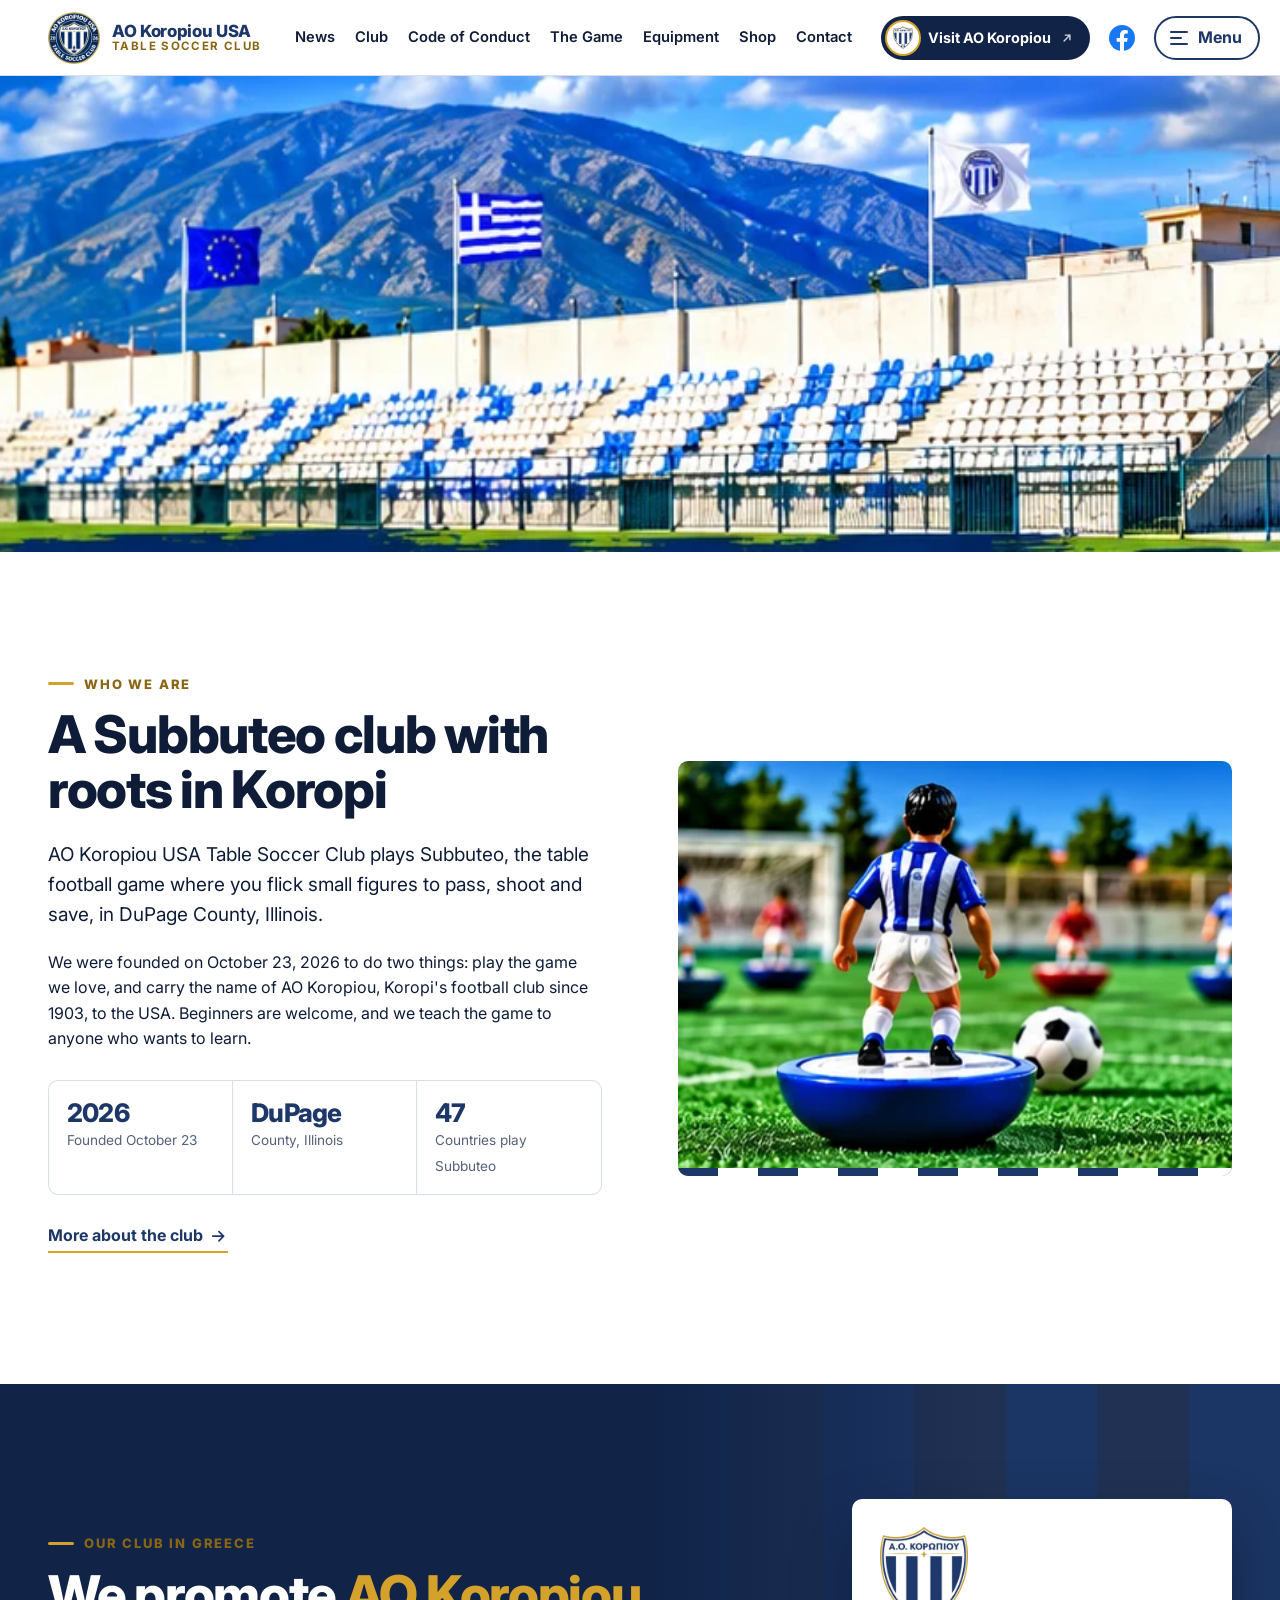
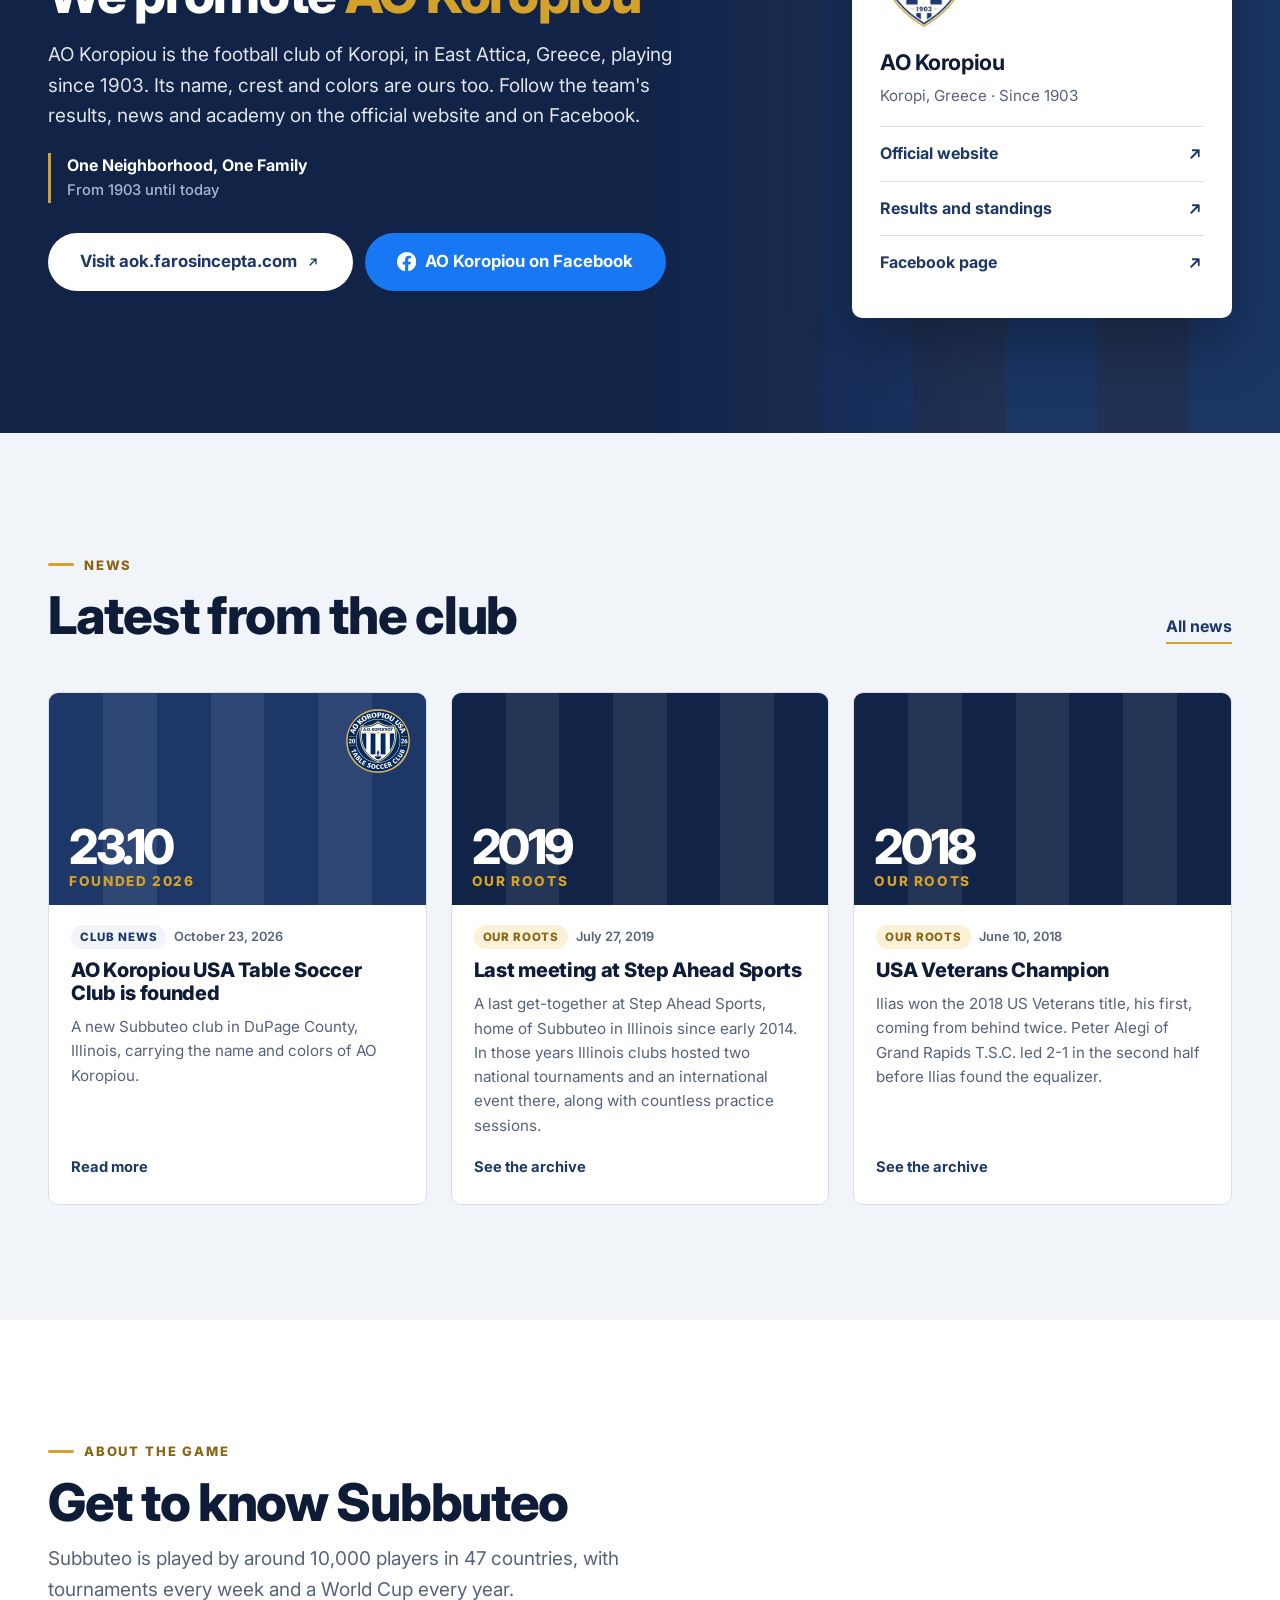
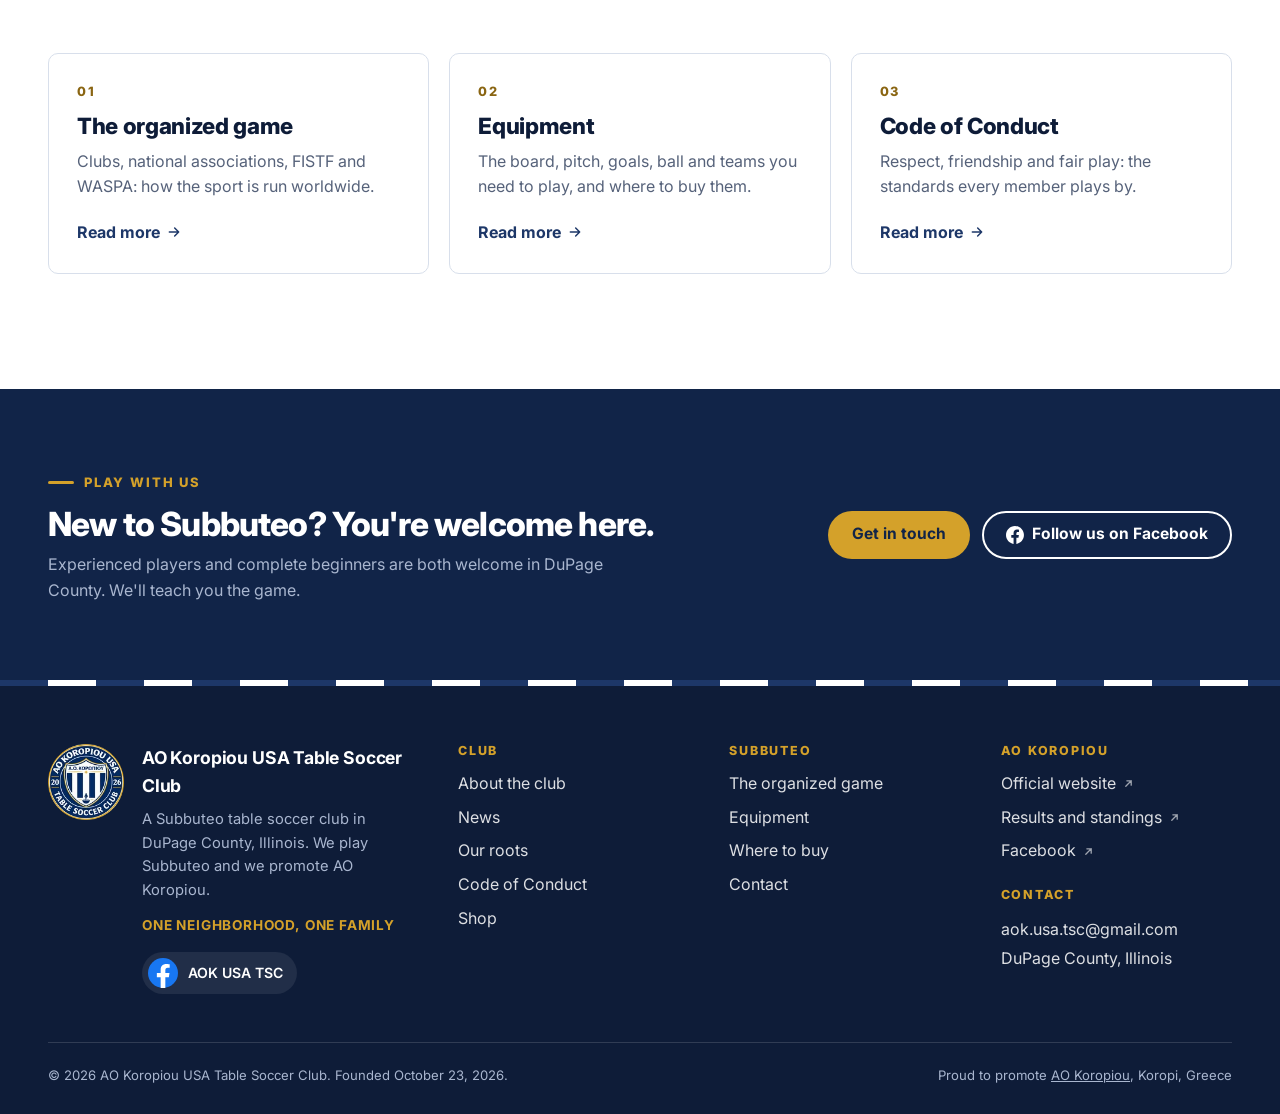
<file: index.html>
<!doctype html>
<html lang="en">
<head>
<meta charset="utf-8">
<meta name="viewport" content="width=device-width, initial-scale=1">
<title>AO Koropiou USA Table Soccer Club · Subbuteo in DuPage County, IL</title>
<meta name="description" content="AO Koropiou USA Table Soccer Club is a Subbuteo club in DuPage County, Illinois. We play Subbuteo and we promote AO Koropiou.">
<meta name="theme-color" content="#112448">
<meta property="og:type" content="website">
<meta property="og:title" content="AO Koropiou USA Table Soccer Club · Subbuteo in DuPage County, IL">
<meta property="og:description" content="AO Koropiou USA Table Soccer Club is a Subbuteo club in DuPage County, Illinois. We play Subbuteo and we promote AO Koropiou.">
<meta property="og:image" content="assets/img/og-banner.jpg">
<link rel="icon" type="image/png" sizes="32x32" href="assets/img/favicon-32.png">
<link rel="icon" type="image/png" sizes="48x48" href="assets/img/favicon-48.png">
<link rel="apple-touch-icon" href="assets/img/apple-touch-icon.png">
<link rel="preconnect" href="https://fonts.googleapis.com">
<link rel="preconnect" href="https://fonts.gstatic.com" crossorigin>
<link href="https://fonts.googleapis.com/css2?family=Inter:wght@400;500;600;700;800&display=swap" rel="stylesheet">
<link rel="stylesheet" href="assets/css/site.css">
</head>
<body data-group="club">
<a class="skip-link" href="#main">Skip to content</a>
<header class="site-header">
  <div class="wrap header-row">
    <a class="brand" href="index.html" aria-label="AO Koropiou USA Table Soccer Club, home">
      <img src="assets/img/crest-128.webp" alt="" width="52" height="52">
      <span class="brand-text"><strong>AO Koropiou USA</strong><span>Table Soccer Club</span></span>
    </a>
    <nav class="tabs" aria-label="Main"><ul><li><a href="news.html">News</a></li><li><a href="club.html">Club</a></li><li><a href="conduct.html">Code of Conduct</a></li><li><a href="game.html">The Game</a></li><li><a href="equipment.html">Equipment</a></li><li><a href="shop.html">Shop</a></li><li><a href="contact.html">Contact</a></li></ul></nav>
    <div class="header-actions">
      <a class="aok-btn" href="https://aok.farosincepta.com" target="_blank" rel="noopener" title="AO Koropiou official website (opens in a new tab)">
        <span class="mini-crest"><img src="assets/img/aok-crest-64.webp" alt="" width="20" height="23"></span><span class="label-long">Visit AO Koropiou</span><span class="label-short">AO Koropiou</span><svg class="ext" viewBox="0 0 24 24" fill="none" stroke="currentColor" stroke-width="2.4" stroke-linecap="round" stroke-linejoin="round" aria-hidden="true"><path d="M7 17 17 7M9 7h8v8"/></svg></a>
      <a class="icon-btn header-fb" href="https://www.facebook.com/AOK.USA.TSC" target="_blank" rel="noopener" aria-label="AO Koropiou USA TSC on Facebook"><svg viewBox="0 0 24 24" aria-hidden="true"><circle cx="12" cy="12" r="12" fill="#1877F2"/><path fill="#fff" d="M16.67 15.47 17.2 12h-3.33V9.75c0-.95.47-1.87 1.96-1.87h1.51V4.93s-1.37-.23-2.68-.23c-2.74 0-4.53 1.66-4.53 4.66V12H7.09v3.47h3.04V24a12.1 12.1 0 0 0 3.74 0v-8.53z"/></svg></a>
      <button class="menu-btn" type="button" aria-haspopup="dialog" aria-controls="drawer"><span class="bars" aria-hidden="true"><i></i><i></i><i></i></span><span class="label">Menu</span></button>
    </div>
  </div>
</header>
<div class="drawer-scrim" data-close></div>
<aside class="drawer" id="drawer" role="dialog" aria-modal="true" aria-label="Menu">
  <div class="drawer-top">
    <img src="assets/img/crest-128.webp" alt="" width="40" height="40">
    <strong>AO Koropiou USA TSC</strong>
    <button class="drawer-close" type="button" data-close>Close<svg viewBox="0 0 24 24" fill="none" stroke="currentColor" stroke-width="2.4" stroke-linecap="round" aria-hidden="true"><path d="M6 6l12 12M18 6 6 18"/></svg></button>
  </div>
  <div class="drawer-body">
    <ul class="drawer-groups">
      <li><a class="group-btn" href="index.html" style="text-decoration:none">Home</a></li>
      <li><button class="group-btn" type="button" data-group="club" aria-expanded="false" aria-controls="dp-club">Club<svg viewBox="0 0 24 24" fill="none" stroke="currentColor" stroke-width="2.2" stroke-linecap="round" stroke-linejoin="round" aria-hidden="true"><path d="M5 12h14M13 6l6 6-6 6"/></svg></button><div class="drawer-sub" id="ds-club" hidden><a href="club.html">About the club</a><a href="club.html#history">Subbuteo in Illinois</a><a href="club.html#achievements">Achievements</a><a href="conduct.html">Code of Conduct</a></div></li><li><button class="group-btn" type="button" data-group="game" aria-expanded="false" aria-controls="dp-game">Subbuteo<svg viewBox="0 0 24 24" fill="none" stroke="currentColor" stroke-width="2.2" stroke-linecap="round" stroke-linejoin="round" aria-hidden="true"><path d="M5 12h14M13 6l6 6-6 6"/></svg></button><div class="drawer-sub" id="ds-game" hidden><a href="game.html">The organized game</a><a href="equipment.html">Equipment</a><a href="equipment.html#suppliers">Where to buy</a></div></li><li><button class="group-btn" type="button" data-group="news" aria-expanded="false" aria-controls="dp-news">News<svg viewBox="0 0 24 24" fill="none" stroke="currentColor" stroke-width="2.2" stroke-linecap="round" stroke-linejoin="round" aria-hidden="true"><path d="M5 12h14M13 6l6 6-6 6"/></svg></button><div class="drawer-sub" id="ds-news" hidden><a href="news.html">Latest news</a><a href="news.html#roots">Our roots: the archive</a></div></li><li><button class="group-btn" type="button" data-group="shop" aria-expanded="false" aria-controls="dp-shop">Shop<svg viewBox="0 0 24 24" fill="none" stroke="currentColor" stroke-width="2.2" stroke-linecap="round" stroke-linejoin="round" aria-hidden="true"><path d="M5 12h14M13 6l6 6-6 6"/></svg></button><div class="drawer-sub" id="ds-shop" hidden><a href="shop.html">Club merchandise</a><a href="shop.html#notify">Ask about an item</a></div></li><li><button class="group-btn" type="button" data-group="contact" aria-expanded="false" aria-controls="dp-contact">Contact<svg viewBox="0 0 24 24" fill="none" stroke="currentColor" stroke-width="2.2" stroke-linecap="round" stroke-linejoin="round" aria-hidden="true"><path d="M5 12h14M13 6l6 6-6 6"/></svg></button><div class="drawer-sub" id="ds-contact" hidden><a href="contact.html">Send us a message</a><a href="contact.html#form">Join the club</a><a href="https://www.facebook.com/AOK.USA.TSC" target="_blank" rel="noopener">AOK USA on Facebook<svg class="ext" viewBox="0 0 24 24" fill="none" stroke="currentColor" stroke-width="2.4" stroke-linecap="round" stroke-linejoin="round" aria-hidden="true"><path d="M7 17 17 7M9 7h8v8"/></svg></a></div></li><li><button class="group-btn gold" type="button" data-group="aok" aria-expanded="false" aria-controls="dp-aok">AO Koropiou<svg viewBox="0 0 24 24" fill="none" stroke="currentColor" stroke-width="2.2" stroke-linecap="round" stroke-linejoin="round" aria-hidden="true"><path d="M5 12h14M13 6l6 6-6 6"/></svg></button><div class="drawer-sub" id="ds-aok" hidden><a href="https://aok.farosincepta.com" target="_blank" rel="noopener">Official website<svg class="ext" viewBox="0 0 24 24" fill="none" stroke="currentColor" stroke-width="2.4" stroke-linecap="round" stroke-linejoin="round" aria-hidden="true"><path d="M7 17 17 7M9 7h8v8"/></svg></a><a href="https://aok.farosincepta.com/matches.html" target="_blank" rel="noopener">Results and standings<svg class="ext" viewBox="0 0 24 24" fill="none" stroke="currentColor" stroke-width="2.4" stroke-linecap="round" stroke-linejoin="round" aria-hidden="true"><path d="M7 17 17 7M9 7h8v8"/></svg></a><a href="https://www.facebook.com/aokoropiou" target="_blank" rel="noopener">AO Koropiou on Facebook<svg class="ext" viewBox="0 0 24 24" fill="none" stroke="currentColor" stroke-width="2.4" stroke-linecap="round" stroke-linejoin="round" aria-hidden="true"><path d="M7 17 17 7M9 7h8v8"/></svg></a></div></li>
    </ul>
    <div class="drawer-panels"><div class="drawer-panel" id="dp-club" hidden><h3>Club</h3><a href="club.html">About the club</a><a href="club.html#history">Subbuteo in Illinois</a><a href="club.html#achievements">Achievements</a><a href="conduct.html">Code of Conduct</a></div><div class="drawer-panel" id="dp-game" hidden><h3>Subbuteo</h3><a href="game.html">The organized game</a><a href="equipment.html">Equipment</a><a href="equipment.html#suppliers">Where to buy</a></div><div class="drawer-panel" id="dp-news" hidden><h3>News</h3><a href="news.html">Latest news</a><a href="news.html#roots">Our roots: the archive</a></div><div class="drawer-panel" id="dp-shop" hidden><h3>Shop</h3><a href="shop.html">Club merchandise</a><a href="shop.html#notify">Ask about an item</a></div><div class="drawer-panel" id="dp-contact" hidden><h3>Contact</h3><a href="contact.html">Send us a message</a><a href="contact.html#form">Join the club</a><a href="https://www.facebook.com/AOK.USA.TSC" target="_blank" rel="noopener">AOK USA on Facebook<svg class="ext" viewBox="0 0 24 24" fill="none" stroke="currentColor" stroke-width="2.4" stroke-linecap="round" stroke-linejoin="round" aria-hidden="true"><path d="M7 17 17 7M9 7h8v8"/></svg></a></div><div class="drawer-panel" id="dp-aok" hidden><h3>AO Koropiou</h3><a href="https://aok.farosincepta.com" target="_blank" rel="noopener">Official website<svg class="ext" viewBox="0 0 24 24" fill="none" stroke="currentColor" stroke-width="2.4" stroke-linecap="round" stroke-linejoin="round" aria-hidden="true"><path d="M7 17 17 7M9 7h8v8"/></svg></a><a href="https://aok.farosincepta.com/matches.html" target="_blank" rel="noopener">Results and standings<svg class="ext" viewBox="0 0 24 24" fill="none" stroke="currentColor" stroke-width="2.4" stroke-linecap="round" stroke-linejoin="round" aria-hidden="true"><path d="M7 17 17 7M9 7h8v8"/></svg></a><a href="https://www.facebook.com/aokoropiou" target="_blank" rel="noopener">AO Koropiou on Facebook<svg class="ext" viewBox="0 0 24 24" fill="none" stroke="currentColor" stroke-width="2.4" stroke-linecap="round" stroke-linejoin="round" aria-hidden="true"><path d="M7 17 17 7M9 7h8v8"/></svg></a><p>The football club of Koropi, Greece, since 1903. We carry its name and colors in the USA.</p></div></div>
  </div>
  <div class="drawer-foot">
    <a class="btn btn-gold btn-sm" href="https://aok.farosincepta.com" target="_blank" rel="noopener">Visit AO Koropiou<svg class="ext" viewBox="0 0 24 24" fill="none" stroke="currentColor" stroke-width="2.4" stroke-linecap="round" stroke-linejoin="round" aria-hidden="true"><path d="M7 17 17 7M9 7h8v8"/></svg></a>
    <a class="btn btn-fb btn-sm" href="https://www.facebook.com/aokoropiou" target="_blank" rel="noopener"><svg class="ico" viewBox="0 0 24 24" aria-hidden="true"><path fill="currentColor" d="M24 12.07C24 5.4 18.63 0 12 0S0 5.4 0 12.07C0 18.1 4.39 23.1 10.13 24v-8.44H7.08v-3.49h3.04V9.41c0-3.02 1.8-4.7 4.54-4.7 1.31 0 2.68.24 2.68.24v2.97h-1.5c-1.5 0-1.96.93-1.96 1.89v2.26h3.33l-.53 3.49h-2.8V24C19.62 23.1 24 18.1 24 12.07z"/></svg>AO Koropiou</a>
    <div class="socials"><a class="social" href="https://www.facebook.com/AOK.USA.TSC" target="_blank" rel="noopener"><svg viewBox="0 0 24 24" aria-hidden="true"><circle cx="12" cy="12" r="12" fill="#1877F2"/><path fill="#fff" d="M16.67 15.47 17.2 12h-3.33V9.75c0-.95.47-1.87 1.96-1.87h1.51V4.93s-1.37-.23-2.68-.23c-2.74 0-4.53 1.66-4.53 4.66V12H7.09v3.47h3.04V24a12.1 12.1 0 0 0 3.74 0v-8.53z"/></svg>AOK USA TSC</a></div>
  </div>
</aside>
<main id="main">
<section class="hero" aria-labelledby="hero-h">
  <picture>
    <source media="(max-width: 760px)" srcset="assets/img/scenery-780.webp">
    <source media="(max-width: 1400px)" srcset="assets/img/banner-1400.webp">
    <img class="hero-banner" src="assets/img/banner-2056.webp" width="2056" height="765"
      alt="AO Koropiou USA Table Soccer Club banner: Subbuteo figures on a pitch in front of AO Koropiou's stadium and Mount Hymettus. We play Subbuteo and we promote AO Koropiou.">
  </picture>
  <div class="hero-phone">
    <img class="crest" src="assets/img/crest-256.webp" alt="" width="112" height="112">
    <div class="hero-text">
      <h1 id="hero-h">AO Koropiou USA <span>Table Soccer Club</span></h1>
      <p class="tagline">We play Subbuteo and we promote AO Koropiou!</p>
      <p class="motto">One Neighborhood, One Family</p>
      <div class="hero-actions">
        <a class="btn btn-gold" href="https://aok.farosincepta.com" target="_blank" rel="noopener">Visit AO Koropiou<svg class="ext" viewBox="0 0 24 24" fill="none" stroke="currentColor" stroke-width="2.4" stroke-linecap="round" stroke-linejoin="round" aria-hidden="true"><path d="M7 17 17 7M9 7h8v8"/></svg></a>
        <a class="btn btn-line" href="club.html">About the club</a>
      </div>
    </div>
  </div>
</section>

<section class="section" aria-labelledby="who-h">
  <div class="wrap split">
    <div>
      <span class="eyebrow">Who we are</span>
      <h2 id="who-h">A Subbuteo club with roots in Koropi</h2>
      <p class="lead-text" style="margin-top:22px">AO Koropiou USA Table Soccer Club plays Subbuteo, the table football game where you flick small figures to pass, shoot and save, in DuPage County, Illinois.</p>
      <p>We were founded on October 23, 2026 to do two things: play the game we love, and carry the name of AO Koropiou, Koropi's football club since 1903, to the USA. Beginners are welcome, and we teach the game to anyone who wants to learn.</p>
      <div class="facts">
        <div><b>2026</b><span>Founded October 23</span></div>
        <div><b>DuPage</b><span>County, Illinois</span></div>
        <div><b>47</b><span>Countries play Subbuteo</span></div>
      </div>
      <p style="margin-top:28px"><a class="link" href="club.html">More about the club<svg class="ico" viewBox="0 0 24 24" fill="none" stroke="currentColor" stroke-width="2.2" stroke-linecap="round" stroke-linejoin="round" aria-hidden="true"><path d="M5 12h14M13 6l6 6-6 6"/></svg></a></p>
    </div>
    <div class="photo-frame"><img src="assets/img/figures-786.webp" alt="A Subbuteo figure in blue-and-white stripes faces a ball on the pitch, with opponents in red." width="786" height="310" loading="lazy"></div>
  </div>
</section>

<section class="section aok-block" aria-labelledby="aok-h">
  <div class="stripes" aria-hidden="true"><span></span><span></span><span></span><span></span><span></span><span></span><span></span></div>
  <div class="wrap aok-inner">
    <div>
      <span class="eyebrow">Our club in Greece</span>
      <h2 id="aok-h">We promote <em>AO Koropiou</em></h2>
      <p class="lead-text">AO Koropiou is the football club of Koropi, in East Attica, Greece, playing since 1903. Its name, crest and colors are ours too. Follow the team's results, news and academy on the official website and on Facebook.</p>
      <p class="aok-motto">One Neighborhood, One Family<span>From 1903 until today</span></p>
      <div class="aok-actions">
        <a class="btn btn-white btn-lg" href="https://aok.farosincepta.com" target="_blank" rel="noopener">Visit aok.farosincepta.com<svg class="ext" viewBox="0 0 24 24" fill="none" stroke="currentColor" stroke-width="2.4" stroke-linecap="round" stroke-linejoin="round" aria-hidden="true"><path d="M7 17 17 7M9 7h8v8"/></svg></a>
        <a class="btn btn-fb btn-lg" href="https://www.facebook.com/aokoropiou" target="_blank" rel="noopener"><svg class="ico" viewBox="0 0 24 24" aria-hidden="true"><path fill="currentColor" d="M24 12.07C24 5.4 18.63 0 12 0S0 5.4 0 12.07C0 18.1 4.39 23.1 10.13 24v-8.44H7.08v-3.49h3.04V9.41c0-3.02 1.8-4.7 4.54-4.7 1.31 0 2.68.24 2.68.24v2.97h-1.5c-1.5 0-1.96.93-1.96 1.89v2.26h3.33l-.53 3.49h-2.8V24C19.62 23.1 24 18.1 24 12.07z"/></svg>AO Koropiou on Facebook</a>
      </div>
    </div>
    <div class="aok-card">
      <div class="shield"><img src="assets/img/aok-crest-240.webp" alt="AO Koropiou crest" width="88" height="100" loading="lazy"></div>
      <b>AO Koropiou</b>
      <span>Koropi, Greece · Since 1903</span>
      <a href="https://aok.farosincepta.com" target="_blank" rel="noopener">Official website<svg class="ext" viewBox="0 0 24 24" fill="none" stroke="currentColor" stroke-width="2.4" stroke-linecap="round" stroke-linejoin="round" aria-hidden="true"><path d="M7 17 17 7M9 7h8v8"/></svg></a>
      <a href="https://aok.farosincepta.com/matches.html" target="_blank" rel="noopener">Results and standings<svg class="ext" viewBox="0 0 24 24" fill="none" stroke="currentColor" stroke-width="2.4" stroke-linecap="round" stroke-linejoin="round" aria-hidden="true"><path d="M7 17 17 7M9 7h8v8"/></svg></a>
      <a href="https://www.facebook.com/aokoropiou" target="_blank" rel="noopener">Facebook page<svg class="ext" viewBox="0 0 24 24" fill="none" stroke="currentColor" stroke-width="2.4" stroke-linecap="round" stroke-linejoin="round" aria-hidden="true"><path d="M7 17 17 7M9 7h8v8"/></svg></a>
    </div>
  </div>
</section>

<section class="section cloud" aria-labelledby="news-h">
  <div class="wrap">
    <div class="section-head"><div><span class="eyebrow">News</span><h2 id="news-h">Latest from the club</h2></div><a class="link" href="news.html">All news</a></div>
    <div class="news-grid" id="latest-news" data-count="3"></div>
    <p data-news-fallback hidden><a class="link" href="news.html">Read the club news</a></p>
  </div>
</section>

<section class="section" aria-labelledby="learn-h">
  <div class="wrap">
    <div class="section-head"><div><span class="eyebrow">About the game</span><h2 id="learn-h">Get to know Subbuteo</h2>
      <p>Subbuteo is played by around 10,000 players in 47 countries, with tournaments every week and a World Cup every year.</p></div></div>
    <div class="card-grid">
      <a class="link-card" href="game.html"><span class="num">01</span><h3>The organized game</h3><p>Clubs, national associations, FISTF and WASPA: how the sport is run worldwide.</p><span class="go">Read more<svg viewBox="0 0 24 24" fill="none" stroke="currentColor" stroke-width="2.2" stroke-linecap="round" stroke-linejoin="round" aria-hidden="true"><path d="M5 12h14M13 6l6 6-6 6"/></svg></span></a>
      <a class="link-card" href="equipment.html"><span class="num">02</span><h3>Equipment</h3><p>The board, pitch, goals, ball and teams you need to play, and where to buy them.</p><span class="go">Read more<svg viewBox="0 0 24 24" fill="none" stroke="currentColor" stroke-width="2.2" stroke-linecap="round" stroke-linejoin="round" aria-hidden="true"><path d="M5 12h14M13 6l6 6-6 6"/></svg></span></a>
      <a class="link-card" href="conduct.html"><span class="num">03</span><h3>Code of Conduct</h3><p>Respect, friendship and fair play: the standards every member plays by.</p><span class="go">Read more<svg viewBox="0 0 24 24" fill="none" stroke="currentColor" stroke-width="2.2" stroke-linecap="round" stroke-linejoin="round" aria-hidden="true"><path d="M5 12h14M13 6l6 6-6 6"/></svg></span></a>
    </div>
  </div>
</section>

<section class="section tight deep">
  <div class="wrap cta-band">
    <div><span class="eyebrow">Play with us</span><h2>New to Subbuteo? You're welcome here.</h2>
      <p>Experienced players and complete beginners are both welcome in DuPage County. We'll teach you the game.</p></div>
    <div class="btns">
      <a class="btn btn-gold" href="contact.html#form">Get in touch</a>
      <a class="btn btn-line" href="https://www.facebook.com/AOK.USA.TSC" target="_blank" rel="noopener"><svg class="ico" viewBox="0 0 24 24" aria-hidden="true"><path fill="currentColor" d="M24 12.07C24 5.4 18.63 0 12 0S0 5.4 0 12.07C0 18.1 4.39 23.1 10.13 24v-8.44H7.08v-3.49h3.04V9.41c0-3.02 1.8-4.7 4.54-4.7 1.31 0 2.68.24 2.68.24v2.97h-1.5c-1.5 0-1.96.93-1.96 1.89v2.26h3.33l-.53 3.49h-2.8V24C19.62 23.1 24 18.1 24 12.07z"/></svg>Follow us on Facebook</a>
    </div>
  </div>
</section>
</main>
<footer class="site-footer">
  <div class="wrap">
    <div class="foot-grid">
      <div class="foot-brand">
        <img src="assets/img/crest-128.webp" alt="" width="76" height="76" loading="lazy">
        <div><strong>AO Koropiou USA Table Soccer Club</strong>
          <p>A Subbuteo table soccer club in DuPage County, Illinois. We play Subbuteo and we promote AO Koropiou.</p>
          <p class="motto">One Neighborhood, One Family</p>
          <div class="socials" style="margin-top:16px"><a class="social" href="https://www.facebook.com/AOK.USA.TSC" target="_blank" rel="noopener"><svg viewBox="0 0 24 24" aria-hidden="true"><circle cx="12" cy="12" r="12" fill="#1877F2"/><path fill="#fff" d="M16.67 15.47 17.2 12h-3.33V9.75c0-.95.47-1.87 1.96-1.87h1.51V4.93s-1.37-.23-2.68-.23c-2.74 0-4.53 1.66-4.53 4.66V12H7.09v3.47h3.04V24a12.1 12.1 0 0 0 3.74 0v-8.53z"/></svg>AOK USA TSC</a></div>
        </div>
      </div>
      <div><h4>Club</h4><ul>
        <li><a href="club.html">About the club</a></li><li><a href="news.html">News</a></li>
        <li><a href="news.html#roots">Our roots</a></li><li><a href="conduct.html">Code of Conduct</a></li><li><a href="shop.html">Shop</a></li></ul></div>
      <div><h4>Subbuteo</h4><ul>
        <li><a href="game.html">The organized game</a></li><li><a href="equipment.html">Equipment</a></li>
        <li><a href="equipment.html#suppliers">Where to buy</a></li><li><a href="contact.html">Contact</a></li></ul></div>
      <div><h4>AO Koropiou</h4><ul>
        <li><a href="https://aok.farosincepta.com" target="_blank" rel="noopener">Official website<svg class="ext" viewBox="0 0 24 24" fill="none" stroke="currentColor" stroke-width="2.4" stroke-linecap="round" stroke-linejoin="round" aria-hidden="true"><path d="M7 17 17 7M9 7h8v8"/></svg></a></li><li><a href="https://aok.farosincepta.com/matches.html" target="_blank" rel="noopener">Results and standings<svg class="ext" viewBox="0 0 24 24" fill="none" stroke="currentColor" stroke-width="2.4" stroke-linecap="round" stroke-linejoin="round" aria-hidden="true"><path d="M7 17 17 7M9 7h8v8"/></svg></a></li>
        <li><a href="https://www.facebook.com/aokoropiou" target="_blank" rel="noopener">Facebook<svg class="ext" viewBox="0 0 24 24" fill="none" stroke="currentColor" stroke-width="2.4" stroke-linecap="round" stroke-linejoin="round" aria-hidden="true"><path d="M7 17 17 7M9 7h8v8"/></svg></a></li></ul>
        <h4 style="margin-top:24px">Contact</h4>
        <address><a href="mailto:aok.usa.tsc@gmail.com">aok.usa.tsc@gmail.com</a><br>DuPage County, Illinois</address></div>
    </div>
    <div class="foot-bottom">
      <span>© <span data-year>2026</span> AO Koropiou USA Table Soccer Club. Founded October 23, 2026.</span>
      <span>Proud to promote <a href="https://aok.farosincepta.com" target="_blank" rel="noopener">AO Koropiou</a>, Koropi, Greece</span>
    </div>
  </div>
</footer>
<script src="assets/js/config.js"></script>
<script src="assets/js/app.js"></script>
</body>
</html>
</file>
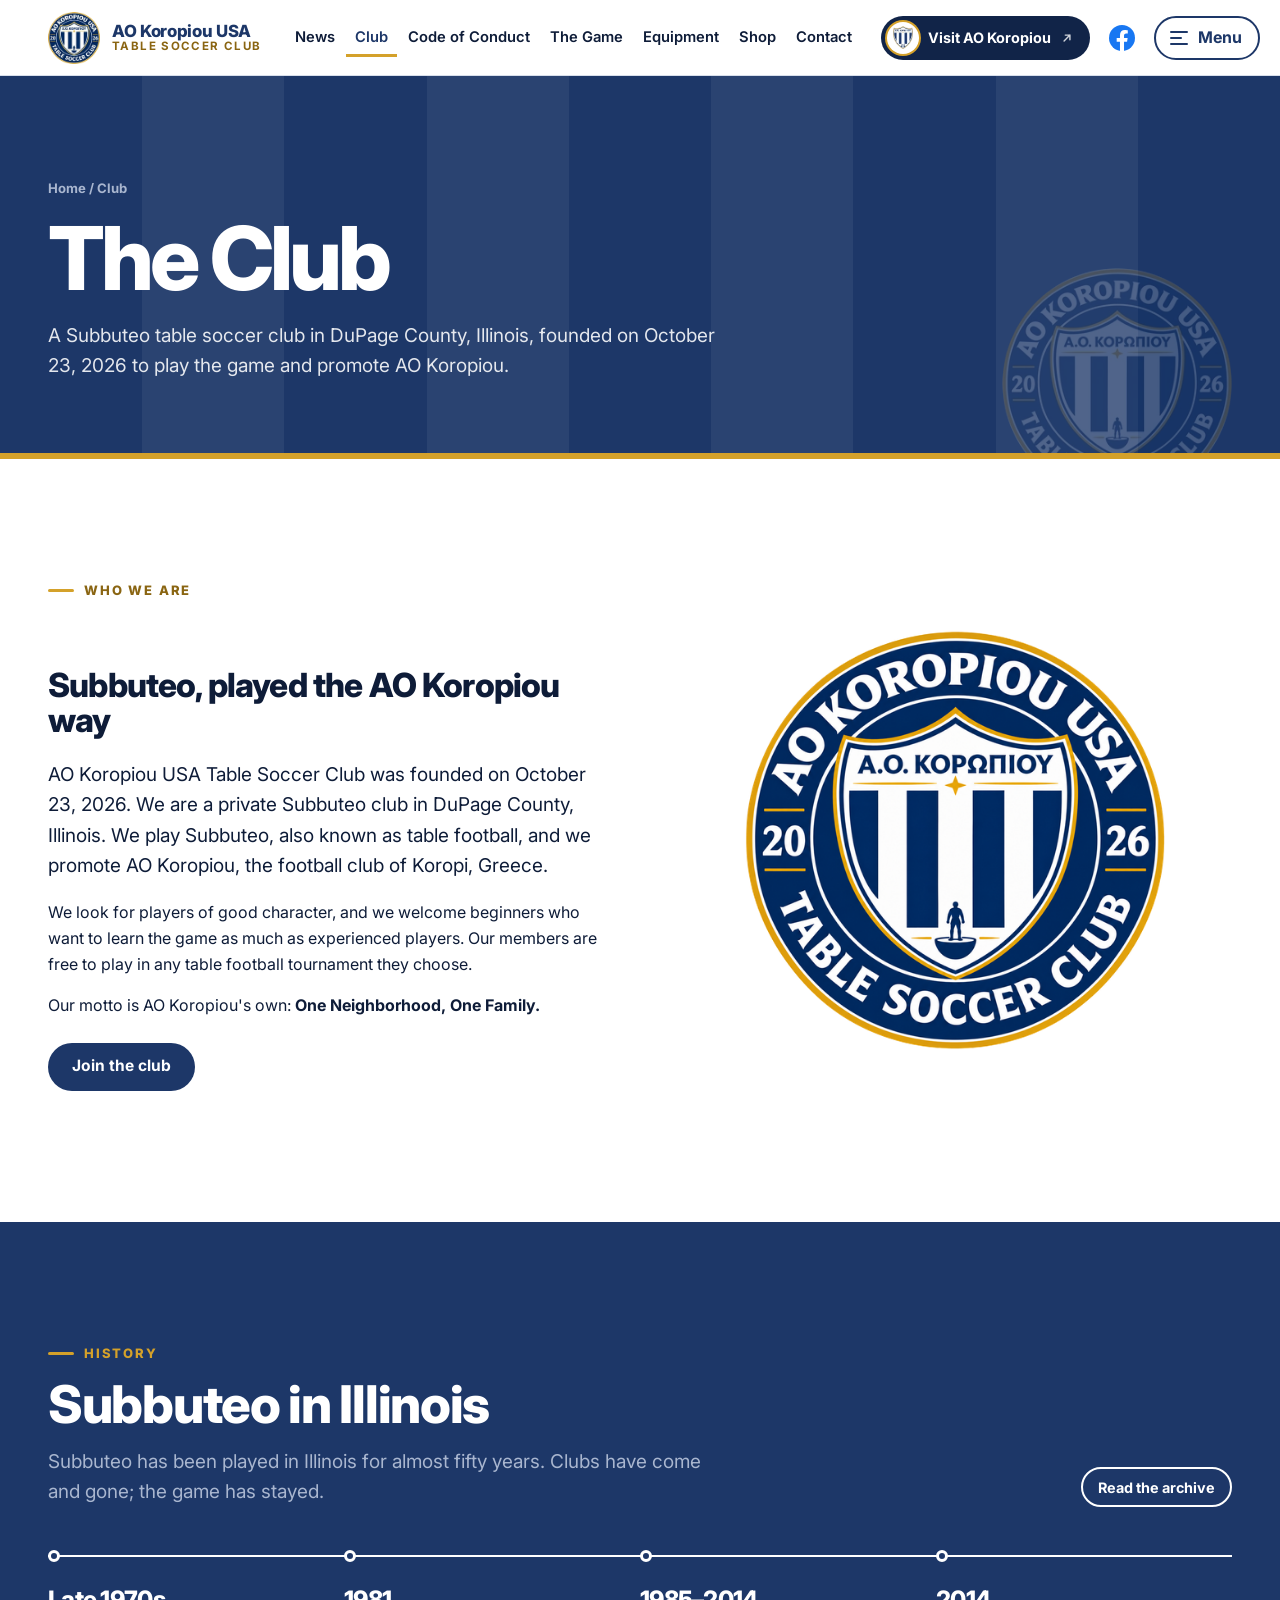
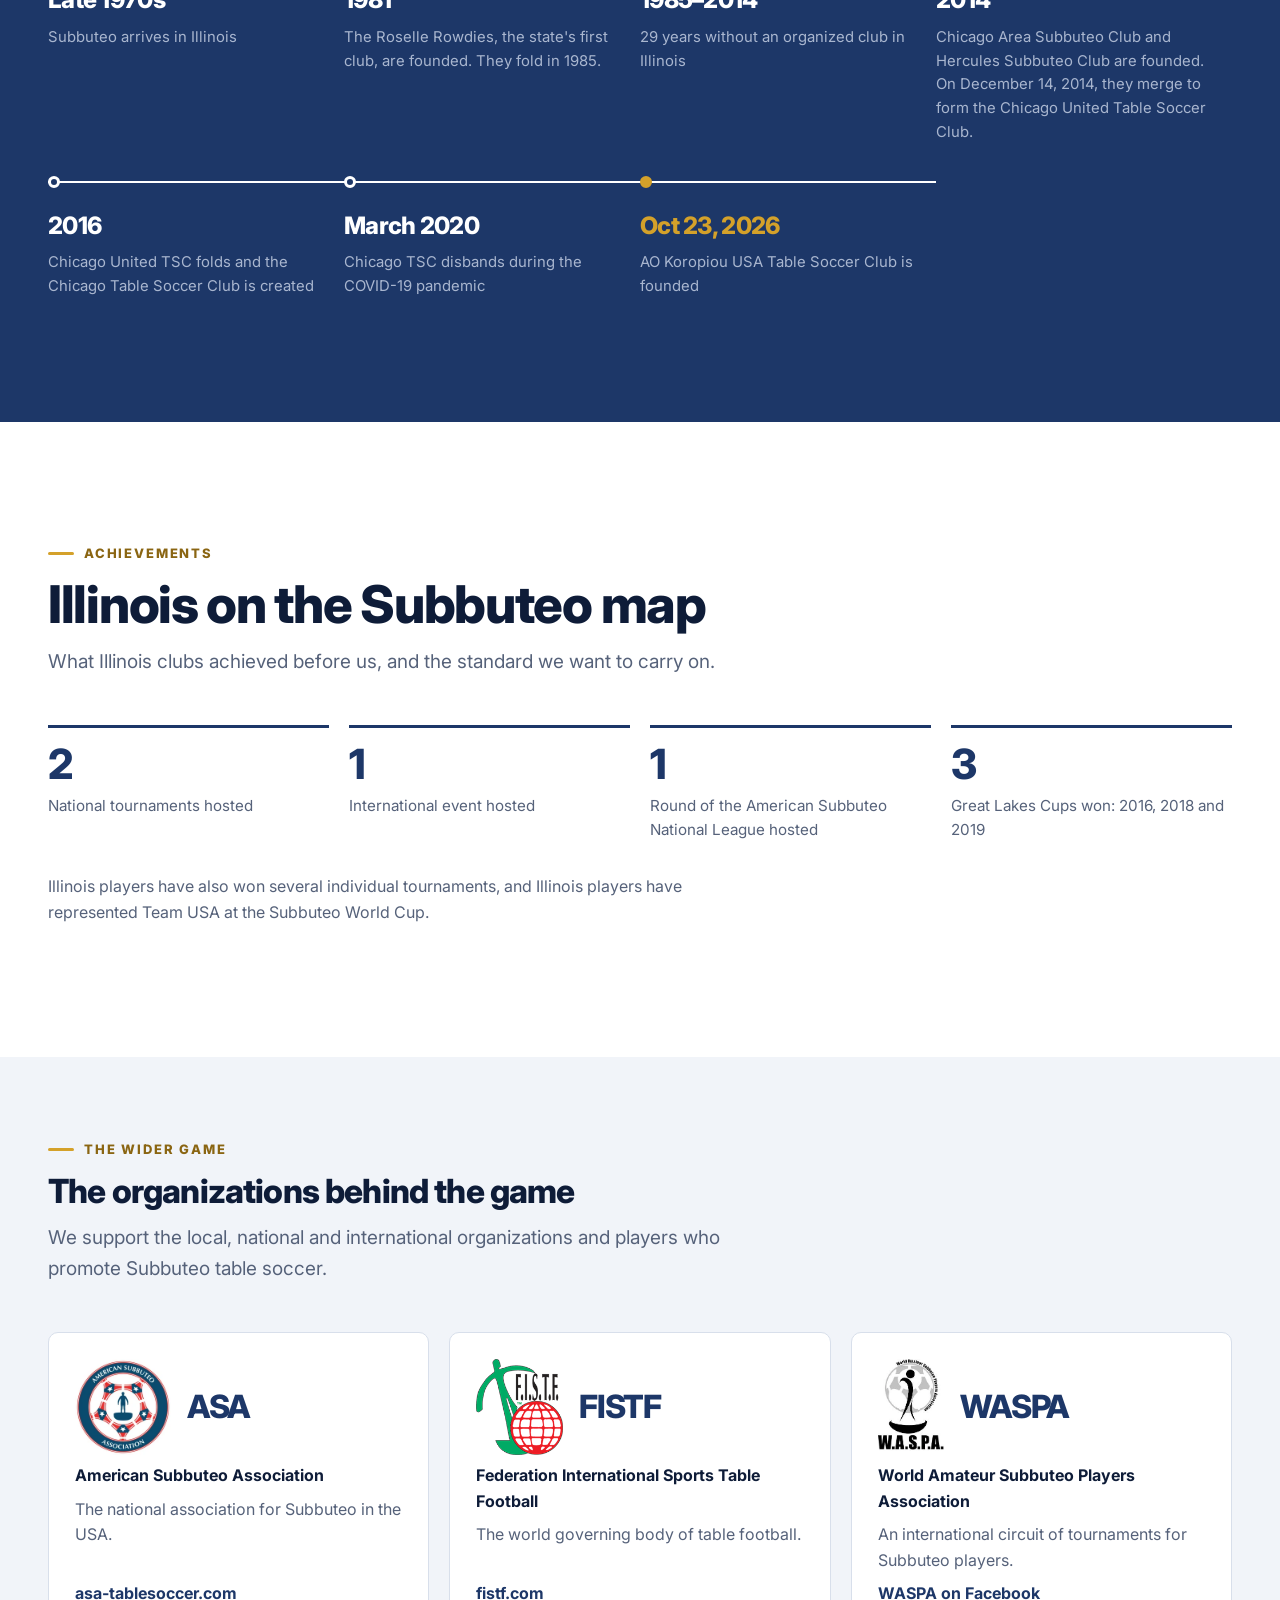
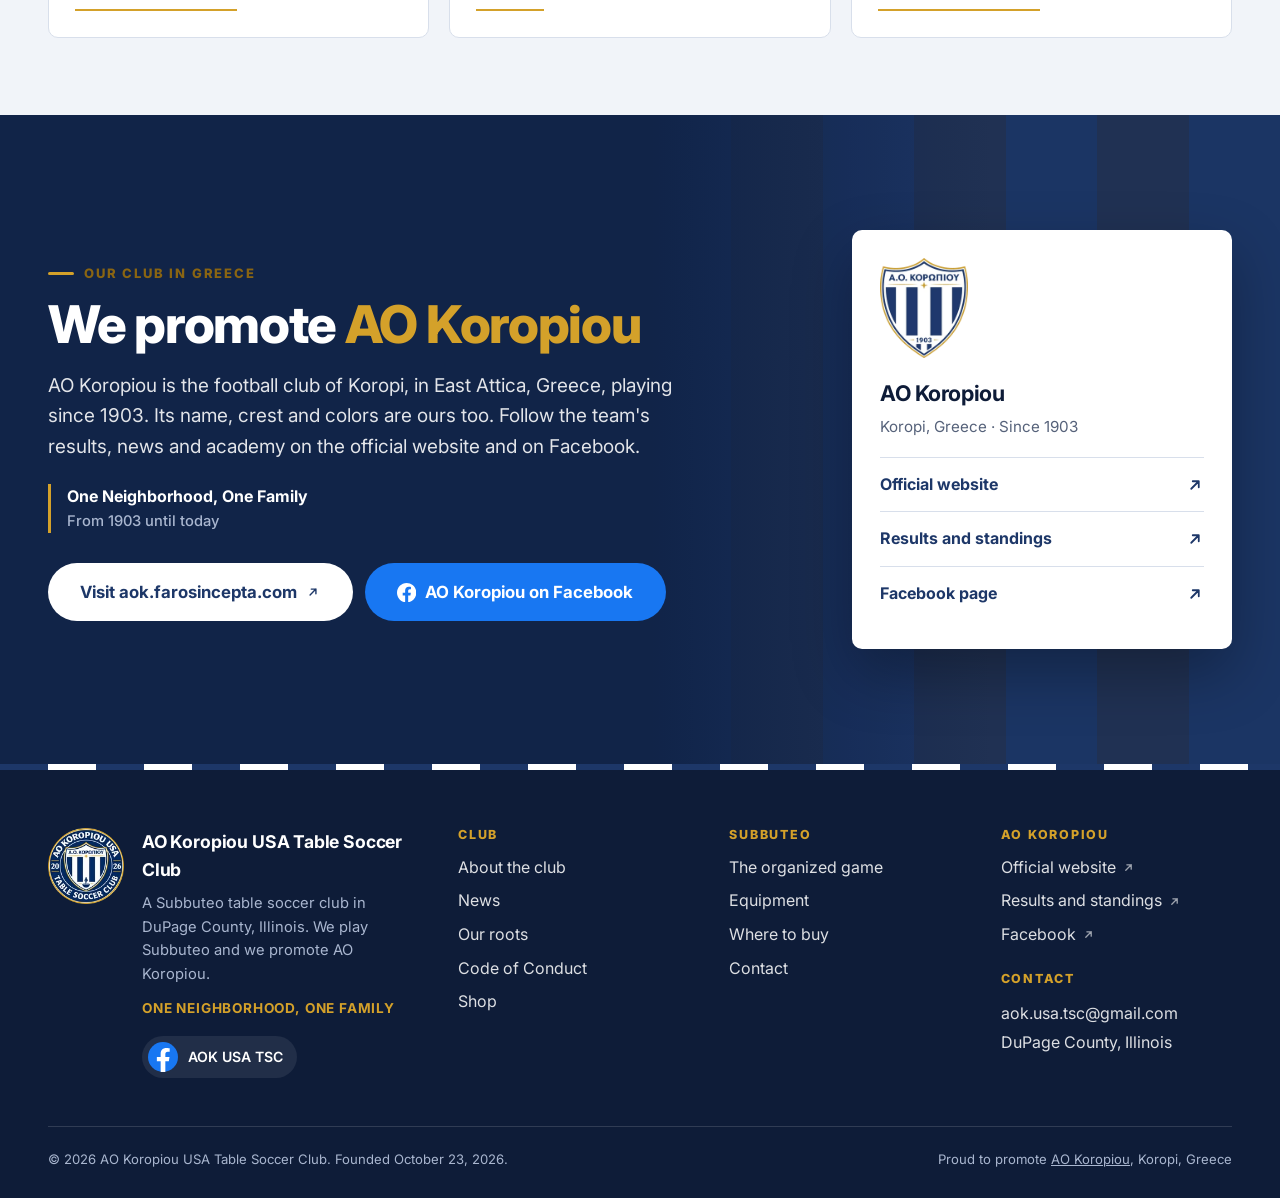
<file: club.html>
<!doctype html>
<html lang="en">
<head>
<meta charset="utf-8">
<meta name="viewport" content="width=device-width, initial-scale=1">
<title>The Club · AO Koropiou USA TSC</title>
<meta name="description" content="About AO Koropiou USA Table Soccer Club, the history of Subbuteo in Illinois, and our achievements.">
<meta name="theme-color" content="#112448">
<meta property="og:type" content="website">
<meta property="og:title" content="The Club · AO Koropiou USA TSC">
<meta property="og:description" content="About AO Koropiou USA Table Soccer Club, the history of Subbuteo in Illinois, and our achievements.">
<meta property="og:image" content="assets/img/og-banner.jpg">
<link rel="icon" type="image/png" sizes="32x32" href="assets/img/favicon-32.png">
<link rel="icon" type="image/png" sizes="48x48" href="assets/img/favicon-48.png">
<link rel="apple-touch-icon" href="assets/img/apple-touch-icon.png">
<link rel="preconnect" href="https://fonts.googleapis.com">
<link rel="preconnect" href="https://fonts.gstatic.com" crossorigin>
<link href="https://fonts.googleapis.com/css2?family=Inter:wght@400;500;600;700;800&display=swap" rel="stylesheet">
<link rel="stylesheet" href="assets/css/site.css">
</head>
<body data-group="club">
<a class="skip-link" href="#main">Skip to content</a>
<header class="site-header">
  <div class="wrap header-row">
    <a class="brand" href="index.html" aria-label="AO Koropiou USA Table Soccer Club, home">
      <img src="assets/img/crest-128.webp" alt="" width="52" height="52">
      <span class="brand-text"><strong>AO Koropiou USA</strong><span>Table Soccer Club</span></span>
    </a>
    <nav class="tabs" aria-label="Main"><ul><li><a href="news.html">News</a></li><li><a href="club.html" aria-current="page">Club</a></li><li><a href="conduct.html">Code of Conduct</a></li><li><a href="game.html">The Game</a></li><li><a href="equipment.html">Equipment</a></li><li><a href="shop.html">Shop</a></li><li><a href="contact.html">Contact</a></li></ul></nav>
    <div class="header-actions">
      <a class="aok-btn" href="https://aok.farosincepta.com" target="_blank" rel="noopener" title="AO Koropiou official website (opens in a new tab)">
        <span class="mini-crest"><img src="assets/img/aok-crest-64.webp" alt="" width="20" height="23"></span><span class="label-long">Visit AO Koropiou</span><span class="label-short">AO Koropiou</span><svg class="ext" viewBox="0 0 24 24" fill="none" stroke="currentColor" stroke-width="2.4" stroke-linecap="round" stroke-linejoin="round" aria-hidden="true"><path d="M7 17 17 7M9 7h8v8"/></svg></a>
      <a class="icon-btn header-fb" href="https://www.facebook.com/AOK.USA.TSC" target="_blank" rel="noopener" aria-label="AO Koropiou USA TSC on Facebook"><svg viewBox="0 0 24 24" aria-hidden="true"><circle cx="12" cy="12" r="12" fill="#1877F2"/><path fill="#fff" d="M16.67 15.47 17.2 12h-3.33V9.75c0-.95.47-1.87 1.96-1.87h1.51V4.93s-1.37-.23-2.68-.23c-2.74 0-4.53 1.66-4.53 4.66V12H7.09v3.47h3.04V24a12.1 12.1 0 0 0 3.74 0v-8.53z"/></svg></a>
      <button class="menu-btn" type="button" aria-haspopup="dialog" aria-controls="drawer"><span class="bars" aria-hidden="true"><i></i><i></i><i></i></span><span class="label">Menu</span></button>
    </div>
  </div>
</header>
<div class="drawer-scrim" data-close></div>
<aside class="drawer" id="drawer" role="dialog" aria-modal="true" aria-label="Menu">
  <div class="drawer-top">
    <img src="assets/img/crest-128.webp" alt="" width="40" height="40">
    <strong>AO Koropiou USA TSC</strong>
    <button class="drawer-close" type="button" data-close>Close<svg viewBox="0 0 24 24" fill="none" stroke="currentColor" stroke-width="2.4" stroke-linecap="round" aria-hidden="true"><path d="M6 6l12 12M18 6 6 18"/></svg></button>
  </div>
  <div class="drawer-body">
    <ul class="drawer-groups">
      <li><a class="group-btn" href="index.html" style="text-decoration:none">Home</a></li>
      <li><button class="group-btn" type="button" data-group="club" aria-expanded="false" aria-controls="dp-club">Club<svg viewBox="0 0 24 24" fill="none" stroke="currentColor" stroke-width="2.2" stroke-linecap="round" stroke-linejoin="round" aria-hidden="true"><path d="M5 12h14M13 6l6 6-6 6"/></svg></button><div class="drawer-sub" id="ds-club" hidden><a href="club.html">About the club</a><a href="club.html#history">Subbuteo in Illinois</a><a href="club.html#achievements">Achievements</a><a href="conduct.html">Code of Conduct</a></div></li><li><button class="group-btn" type="button" data-group="game" aria-expanded="false" aria-controls="dp-game">Subbuteo<svg viewBox="0 0 24 24" fill="none" stroke="currentColor" stroke-width="2.2" stroke-linecap="round" stroke-linejoin="round" aria-hidden="true"><path d="M5 12h14M13 6l6 6-6 6"/></svg></button><div class="drawer-sub" id="ds-game" hidden><a href="game.html">The organized game</a><a href="equipment.html">Equipment</a><a href="equipment.html#suppliers">Where to buy</a></div></li><li><button class="group-btn" type="button" data-group="news" aria-expanded="false" aria-controls="dp-news">News<svg viewBox="0 0 24 24" fill="none" stroke="currentColor" stroke-width="2.2" stroke-linecap="round" stroke-linejoin="round" aria-hidden="true"><path d="M5 12h14M13 6l6 6-6 6"/></svg></button><div class="drawer-sub" id="ds-news" hidden><a href="news.html">Latest news</a><a href="news.html#roots">Our roots: the archive</a></div></li><li><button class="group-btn" type="button" data-group="shop" aria-expanded="false" aria-controls="dp-shop">Shop<svg viewBox="0 0 24 24" fill="none" stroke="currentColor" stroke-width="2.2" stroke-linecap="round" stroke-linejoin="round" aria-hidden="true"><path d="M5 12h14M13 6l6 6-6 6"/></svg></button><div class="drawer-sub" id="ds-shop" hidden><a href="shop.html">Club merchandise</a><a href="shop.html#notify">Ask about an item</a></div></li><li><button class="group-btn" type="button" data-group="contact" aria-expanded="false" aria-controls="dp-contact">Contact<svg viewBox="0 0 24 24" fill="none" stroke="currentColor" stroke-width="2.2" stroke-linecap="round" stroke-linejoin="round" aria-hidden="true"><path d="M5 12h14M13 6l6 6-6 6"/></svg></button><div class="drawer-sub" id="ds-contact" hidden><a href="contact.html">Send us a message</a><a href="contact.html#form">Join the club</a><a href="https://www.facebook.com/AOK.USA.TSC" target="_blank" rel="noopener">AOK USA on Facebook<svg class="ext" viewBox="0 0 24 24" fill="none" stroke="currentColor" stroke-width="2.4" stroke-linecap="round" stroke-linejoin="round" aria-hidden="true"><path d="M7 17 17 7M9 7h8v8"/></svg></a></div></li><li><button class="group-btn gold" type="button" data-group="aok" aria-expanded="false" aria-controls="dp-aok">AO Koropiou<svg viewBox="0 0 24 24" fill="none" stroke="currentColor" stroke-width="2.2" stroke-linecap="round" stroke-linejoin="round" aria-hidden="true"><path d="M5 12h14M13 6l6 6-6 6"/></svg></button><div class="drawer-sub" id="ds-aok" hidden><a href="https://aok.farosincepta.com" target="_blank" rel="noopener">Official website<svg class="ext" viewBox="0 0 24 24" fill="none" stroke="currentColor" stroke-width="2.4" stroke-linecap="round" stroke-linejoin="round" aria-hidden="true"><path d="M7 17 17 7M9 7h8v8"/></svg></a><a href="https://aok.farosincepta.com/matches.html" target="_blank" rel="noopener">Results and standings<svg class="ext" viewBox="0 0 24 24" fill="none" stroke="currentColor" stroke-width="2.4" stroke-linecap="round" stroke-linejoin="round" aria-hidden="true"><path d="M7 17 17 7M9 7h8v8"/></svg></a><a href="https://www.facebook.com/aokoropiou" target="_blank" rel="noopener">AO Koropiou on Facebook<svg class="ext" viewBox="0 0 24 24" fill="none" stroke="currentColor" stroke-width="2.4" stroke-linecap="round" stroke-linejoin="round" aria-hidden="true"><path d="M7 17 17 7M9 7h8v8"/></svg></a></div></li>
    </ul>
    <div class="drawer-panels"><div class="drawer-panel" id="dp-club" hidden><h3>Club</h3><a href="club.html">About the club</a><a href="club.html#history">Subbuteo in Illinois</a><a href="club.html#achievements">Achievements</a><a href="conduct.html">Code of Conduct</a></div><div class="drawer-panel" id="dp-game" hidden><h3>Subbuteo</h3><a href="game.html">The organized game</a><a href="equipment.html">Equipment</a><a href="equipment.html#suppliers">Where to buy</a></div><div class="drawer-panel" id="dp-news" hidden><h3>News</h3><a href="news.html">Latest news</a><a href="news.html#roots">Our roots: the archive</a></div><div class="drawer-panel" id="dp-shop" hidden><h3>Shop</h3><a href="shop.html">Club merchandise</a><a href="shop.html#notify">Ask about an item</a></div><div class="drawer-panel" id="dp-contact" hidden><h3>Contact</h3><a href="contact.html">Send us a message</a><a href="contact.html#form">Join the club</a><a href="https://www.facebook.com/AOK.USA.TSC" target="_blank" rel="noopener">AOK USA on Facebook<svg class="ext" viewBox="0 0 24 24" fill="none" stroke="currentColor" stroke-width="2.4" stroke-linecap="round" stroke-linejoin="round" aria-hidden="true"><path d="M7 17 17 7M9 7h8v8"/></svg></a></div><div class="drawer-panel" id="dp-aok" hidden><h3>AO Koropiou</h3><a href="https://aok.farosincepta.com" target="_blank" rel="noopener">Official website<svg class="ext" viewBox="0 0 24 24" fill="none" stroke="currentColor" stroke-width="2.4" stroke-linecap="round" stroke-linejoin="round" aria-hidden="true"><path d="M7 17 17 7M9 7h8v8"/></svg></a><a href="https://aok.farosincepta.com/matches.html" target="_blank" rel="noopener">Results and standings<svg class="ext" viewBox="0 0 24 24" fill="none" stroke="currentColor" stroke-width="2.4" stroke-linecap="round" stroke-linejoin="round" aria-hidden="true"><path d="M7 17 17 7M9 7h8v8"/></svg></a><a href="https://www.facebook.com/aokoropiou" target="_blank" rel="noopener">AO Koropiou on Facebook<svg class="ext" viewBox="0 0 24 24" fill="none" stroke="currentColor" stroke-width="2.4" stroke-linecap="round" stroke-linejoin="round" aria-hidden="true"><path d="M7 17 17 7M9 7h8v8"/></svg></a><p>The football club of Koropi, Greece, since 1903. We carry its name and colors in the USA.</p></div></div>
  </div>
  <div class="drawer-foot">
    <a class="btn btn-gold btn-sm" href="https://aok.farosincepta.com" target="_blank" rel="noopener">Visit AO Koropiou<svg class="ext" viewBox="0 0 24 24" fill="none" stroke="currentColor" stroke-width="2.4" stroke-linecap="round" stroke-linejoin="round" aria-hidden="true"><path d="M7 17 17 7M9 7h8v8"/></svg></a>
    <a class="btn btn-fb btn-sm" href="https://www.facebook.com/aokoropiou" target="_blank" rel="noopener"><svg class="ico" viewBox="0 0 24 24" aria-hidden="true"><path fill="currentColor" d="M24 12.07C24 5.4 18.63 0 12 0S0 5.4 0 12.07C0 18.1 4.39 23.1 10.13 24v-8.44H7.08v-3.49h3.04V9.41c0-3.02 1.8-4.7 4.54-4.7 1.31 0 2.68.24 2.68.24v2.97h-1.5c-1.5 0-1.96.93-1.96 1.89v2.26h3.33l-.53 3.49h-2.8V24C19.62 23.1 24 18.1 24 12.07z"/></svg>AO Koropiou</a>
    <div class="socials"><a class="social" href="https://www.facebook.com/AOK.USA.TSC" target="_blank" rel="noopener"><svg viewBox="0 0 24 24" aria-hidden="true"><circle cx="12" cy="12" r="12" fill="#1877F2"/><path fill="#fff" d="M16.67 15.47 17.2 12h-3.33V9.75c0-.95.47-1.87 1.96-1.87h1.51V4.93s-1.37-.23-2.68-.23c-2.74 0-4.53 1.66-4.53 4.66V12H7.09v3.47h3.04V24a12.1 12.1 0 0 0 3.74 0v-8.53z"/></svg>AOK USA TSC</a></div>
  </div>
</aside>
<main id="main">
<section class="page-head">
  <div class="stripes" aria-hidden="true"><span></span><span></span><span></span><span></span><span></span><span></span><span></span><span></span><span></span></div>
  <img class="head-crest" src="assets/img/crest-256.webp" alt="" width="240" height="240">
  <div class="wrap">
    <div class="crumb"><a href="index.html">Home</a> / Club</div>
    <h1>The Club</h1>
    <p>A Subbuteo table soccer club in DuPage County, Illinois, founded on October 23, 2026 to play the game and promote AO Koropiou.</p>
  </div>
</section>
<section class="section" aria-labelledby="about-h">
  <div class="wrap split">
    <div class="prose">
      <span class="eyebrow">Who we are</span>
      <h2 id="about-h">Subbuteo, played the AO Koropiou way</h2>
      <p class="lead-text" style="margin-top:22px">AO Koropiou USA Table Soccer Club was founded on October 23, 2026. We are a private Subbuteo club in DuPage County, Illinois. We play Subbuteo, also known as table football, and we promote AO Koropiou, the football club of Koropi, Greece.</p>
      <p>We look for players of good character, and we welcome beginners who want to learn the game as much as experienced players. Our members are free to play in any table football tournament they choose.</p>
      <p>Our motto is AO Koropiou's own: <strong>One Neighborhood, One Family.</strong></p>
      <p style="margin-top:24px"><a class="btn btn-navy" href="contact.html#form">Join the club</a></p>
    </div>
    <div style="display:grid;place-items:center"><img src="assets/img/crest-512.png" alt="The AO Koropiou USA Table Soccer Club crest" width="420" height="420" loading="lazy" style="width:min(100%,420px)"></div>
  </div>
</section>

<section class="section navy" id="history" aria-labelledby="hist-h">
  <div class="wrap">
    <div class="section-head"><div><span class="eyebrow">History</span><h2 id="hist-h">Subbuteo in Illinois</h2>
      <p>Subbuteo has been played in Illinois for almost fifty years. Clubs have come and gone; the game has stayed.</p></div>
      <a class="btn btn-line btn-sm" href="news.html#roots">Read the archive</a></div>
    <ol class="timeline"><li class=""><b>Late 1970s</b><span>Subbuteo arrives in Illinois</span></li><li class=""><b>1981</b><span>The Roselle Rowdies, the state's first club, are founded. They fold in 1985.</span></li><li class=""><b>1985–2014</b><span>29 years without an organized club in Illinois</span></li><li class=""><b>2014</b><span>Chicago Area Subbuteo Club and Hercules Subbuteo Club are founded. On December 14, 2014, they merge to form the Chicago United Table Soccer Club.</span></li><li class=""><b>2016</b><span>Chicago United TSC folds and the Chicago Table Soccer Club is created</span></li><li class=""><b>March 2020</b><span>Chicago TSC disbands during the COVID-19 pandemic</span></li><li class="now"><b>Oct 23, 2026</b><span>AO Koropiou USA Table Soccer Club is founded</span></li></ol>
  </div>
</section>

<section class="section" id="achievements" aria-labelledby="ach-h">
  <div class="wrap">
    <div class="section-head"><div><span class="eyebrow">Achievements</span><h2 id="ach-h">Illinois on the Subbuteo map</h2>
      <p>What Illinois clubs achieved before us, and the standard we want to carry on.</p></div></div>
    <div class="stat-row">
      <div><b>2</b><span>National tournaments hosted</span></div>
      <div><b>1</b><span>International event hosted</span></div>
      <div><b>1</b><span>Round of the American Subbuteo National League hosted</span></div>
      <div><b>3</b><span>Great Lakes Cups won: 2016, 2018 and 2019</span></div>
    </div>
    <p style="margin-top:32px;max-width:68ch;color:var(--muted)">Illinois players have also won several individual tournaments, and Illinois players have represented Team USA at the Subbuteo World Cup.</p>
  </div>
</section>

<section class="section tight cloud" aria-labelledby="org-h">
  <div class="wrap">
    <div class="section-head"><div><span class="eyebrow">The wider game</span><h2 id="org-h" style="font-size:var(--s3)">The organizations behind the game</h2>
      <p>We support the local, national and international organizations and players who promote Subbuteo table soccer.</p></div></div>
    <div class="org-list">
      <div class="org"><div class="org-top"><img class="org-logo" src="assets/img/logo-asa.webp" alt="American Subbuteo Association logo" width="96" height="96" loading="lazy"><span class="abbr">ASA</span></div><b>American Subbuteo Association</b><p>The national association for Subbuteo in the USA.</p><a class="link" href="https://asa-tablesoccer.com/" target="_blank" rel="noopener">asa-tablesoccer.com</a></div>
      <div class="org"><div class="org-top"><img class="org-logo" src="assets/img/logo-fistf.png" alt="FISTF logo" width="87" height="96" loading="lazy"><span class="abbr">FISTF</span></div><b>Federation International Sports Table Football</b><p>The world governing body of table football.</p><a class="link" href="http://fistf.com/" target="_blank" rel="noopener">fistf.com</a></div>
      <div class="org"><div class="org-top"><img class="org-logo" src="assets/img/logo-waspa.webp" alt="WASPA logo" width="67" height="96" loading="lazy"><span class="abbr">WASPA</span></div><b>World Amateur Subbuteo Players Association</b><p>An international circuit of tournaments for Subbuteo players.</p><a class="link" href="https://www.facebook.com/groups/waspasubbuteo/" target="_blank" rel="noopener">WASPA on Facebook</a></div>
    </div>
  </div>
</section>

<section class="section aok-block" aria-labelledby="aok-h2">
  <div class="stripes" aria-hidden="true"><span></span><span></span><span></span><span></span><span></span><span></span><span></span></div>
  <div class="wrap aok-inner">
    <div>
      <span class="eyebrow">Our club in Greece</span>
      <h2 id="aok-h2">We promote <em>AO Koropiou</em></h2>
      <p class="lead-text">AO Koropiou is the football club of Koropi, in East Attica, Greece, playing since 1903. Its name, crest and colors are ours too. Follow the team's results, news and academy on the official website and on Facebook.</p>
      <p class="aok-motto">One Neighborhood, One Family<span>From 1903 until today</span></p>
      <div class="aok-actions">
        <a class="btn btn-white btn-lg" href="https://aok.farosincepta.com" target="_blank" rel="noopener">Visit aok.farosincepta.com<svg class="ext" viewBox="0 0 24 24" fill="none" stroke="currentColor" stroke-width="2.4" stroke-linecap="round" stroke-linejoin="round" aria-hidden="true"><path d="M7 17 17 7M9 7h8v8"/></svg></a>
        <a class="btn btn-fb btn-lg" href="https://www.facebook.com/aokoropiou" target="_blank" rel="noopener"><svg class="ico" viewBox="0 0 24 24" aria-hidden="true"><path fill="currentColor" d="M24 12.07C24 5.4 18.63 0 12 0S0 5.4 0 12.07C0 18.1 4.39 23.1 10.13 24v-8.44H7.08v-3.49h3.04V9.41c0-3.02 1.8-4.7 4.54-4.7 1.31 0 2.68.24 2.68.24v2.97h-1.5c-1.5 0-1.96.93-1.96 1.89v2.26h3.33l-.53 3.49h-2.8V24C19.62 23.1 24 18.1 24 12.07z"/></svg>AO Koropiou on Facebook</a>
      </div>
    </div>
    <div class="aok-card">
      <div class="shield"><img src="assets/img/aok-crest-240.webp" alt="AO Koropiou crest" width="88" height="100" loading="lazy"></div>
      <b>AO Koropiou</b>
      <span>Koropi, Greece · Since 1903</span>
      <a href="https://aok.farosincepta.com" target="_blank" rel="noopener">Official website<svg class="ext" viewBox="0 0 24 24" fill="none" stroke="currentColor" stroke-width="2.4" stroke-linecap="round" stroke-linejoin="round" aria-hidden="true"><path d="M7 17 17 7M9 7h8v8"/></svg></a>
      <a href="https://aok.farosincepta.com/matches.html" target="_blank" rel="noopener">Results and standings<svg class="ext" viewBox="0 0 24 24" fill="none" stroke="currentColor" stroke-width="2.4" stroke-linecap="round" stroke-linejoin="round" aria-hidden="true"><path d="M7 17 17 7M9 7h8v8"/></svg></a>
      <a href="https://www.facebook.com/aokoropiou" target="_blank" rel="noopener">Facebook page<svg class="ext" viewBox="0 0 24 24" fill="none" stroke="currentColor" stroke-width="2.4" stroke-linecap="round" stroke-linejoin="round" aria-hidden="true"><path d="M7 17 17 7M9 7h8v8"/></svg></a>
    </div>
  </div>
</section>
</main>
<footer class="site-footer">
  <div class="wrap">
    <div class="foot-grid">
      <div class="foot-brand">
        <img src="assets/img/crest-128.webp" alt="" width="76" height="76" loading="lazy">
        <div><strong>AO Koropiou USA Table Soccer Club</strong>
          <p>A Subbuteo table soccer club in DuPage County, Illinois. We play Subbuteo and we promote AO Koropiou.</p>
          <p class="motto">One Neighborhood, One Family</p>
          <div class="socials" style="margin-top:16px"><a class="social" href="https://www.facebook.com/AOK.USA.TSC" target="_blank" rel="noopener"><svg viewBox="0 0 24 24" aria-hidden="true"><circle cx="12" cy="12" r="12" fill="#1877F2"/><path fill="#fff" d="M16.67 15.47 17.2 12h-3.33V9.75c0-.95.47-1.87 1.96-1.87h1.51V4.93s-1.37-.23-2.68-.23c-2.74 0-4.53 1.66-4.53 4.66V12H7.09v3.47h3.04V24a12.1 12.1 0 0 0 3.74 0v-8.53z"/></svg>AOK USA TSC</a></div>
        </div>
      </div>
      <div><h4>Club</h4><ul>
        <li><a href="club.html">About the club</a></li><li><a href="news.html">News</a></li>
        <li><a href="news.html#roots">Our roots</a></li><li><a href="conduct.html">Code of Conduct</a></li><li><a href="shop.html">Shop</a></li></ul></div>
      <div><h4>Subbuteo</h4><ul>
        <li><a href="game.html">The organized game</a></li><li><a href="equipment.html">Equipment</a></li>
        <li><a href="equipment.html#suppliers">Where to buy</a></li><li><a href="contact.html">Contact</a></li></ul></div>
      <div><h4>AO Koropiou</h4><ul>
        <li><a href="https://aok.farosincepta.com" target="_blank" rel="noopener">Official website<svg class="ext" viewBox="0 0 24 24" fill="none" stroke="currentColor" stroke-width="2.4" stroke-linecap="round" stroke-linejoin="round" aria-hidden="true"><path d="M7 17 17 7M9 7h8v8"/></svg></a></li><li><a href="https://aok.farosincepta.com/matches.html" target="_blank" rel="noopener">Results and standings<svg class="ext" viewBox="0 0 24 24" fill="none" stroke="currentColor" stroke-width="2.4" stroke-linecap="round" stroke-linejoin="round" aria-hidden="true"><path d="M7 17 17 7M9 7h8v8"/></svg></a></li>
        <li><a href="https://www.facebook.com/aokoropiou" target="_blank" rel="noopener">Facebook<svg class="ext" viewBox="0 0 24 24" fill="none" stroke="currentColor" stroke-width="2.4" stroke-linecap="round" stroke-linejoin="round" aria-hidden="true"><path d="M7 17 17 7M9 7h8v8"/></svg></a></li></ul>
        <h4 style="margin-top:24px">Contact</h4>
        <address><a href="mailto:aok.usa.tsc@gmail.com">aok.usa.tsc@gmail.com</a><br>DuPage County, Illinois</address></div>
    </div>
    <div class="foot-bottom">
      <span>© <span data-year>2026</span> AO Koropiou USA Table Soccer Club. Founded October 23, 2026.</span>
      <span>Proud to promote <a href="https://aok.farosincepta.com" target="_blank" rel="noopener">AO Koropiou</a>, Koropi, Greece</span>
    </div>
  </div>
</footer>
<script src="assets/js/config.js"></script>
<script src="assets/js/app.js"></script>
</body>
</html>
</file>
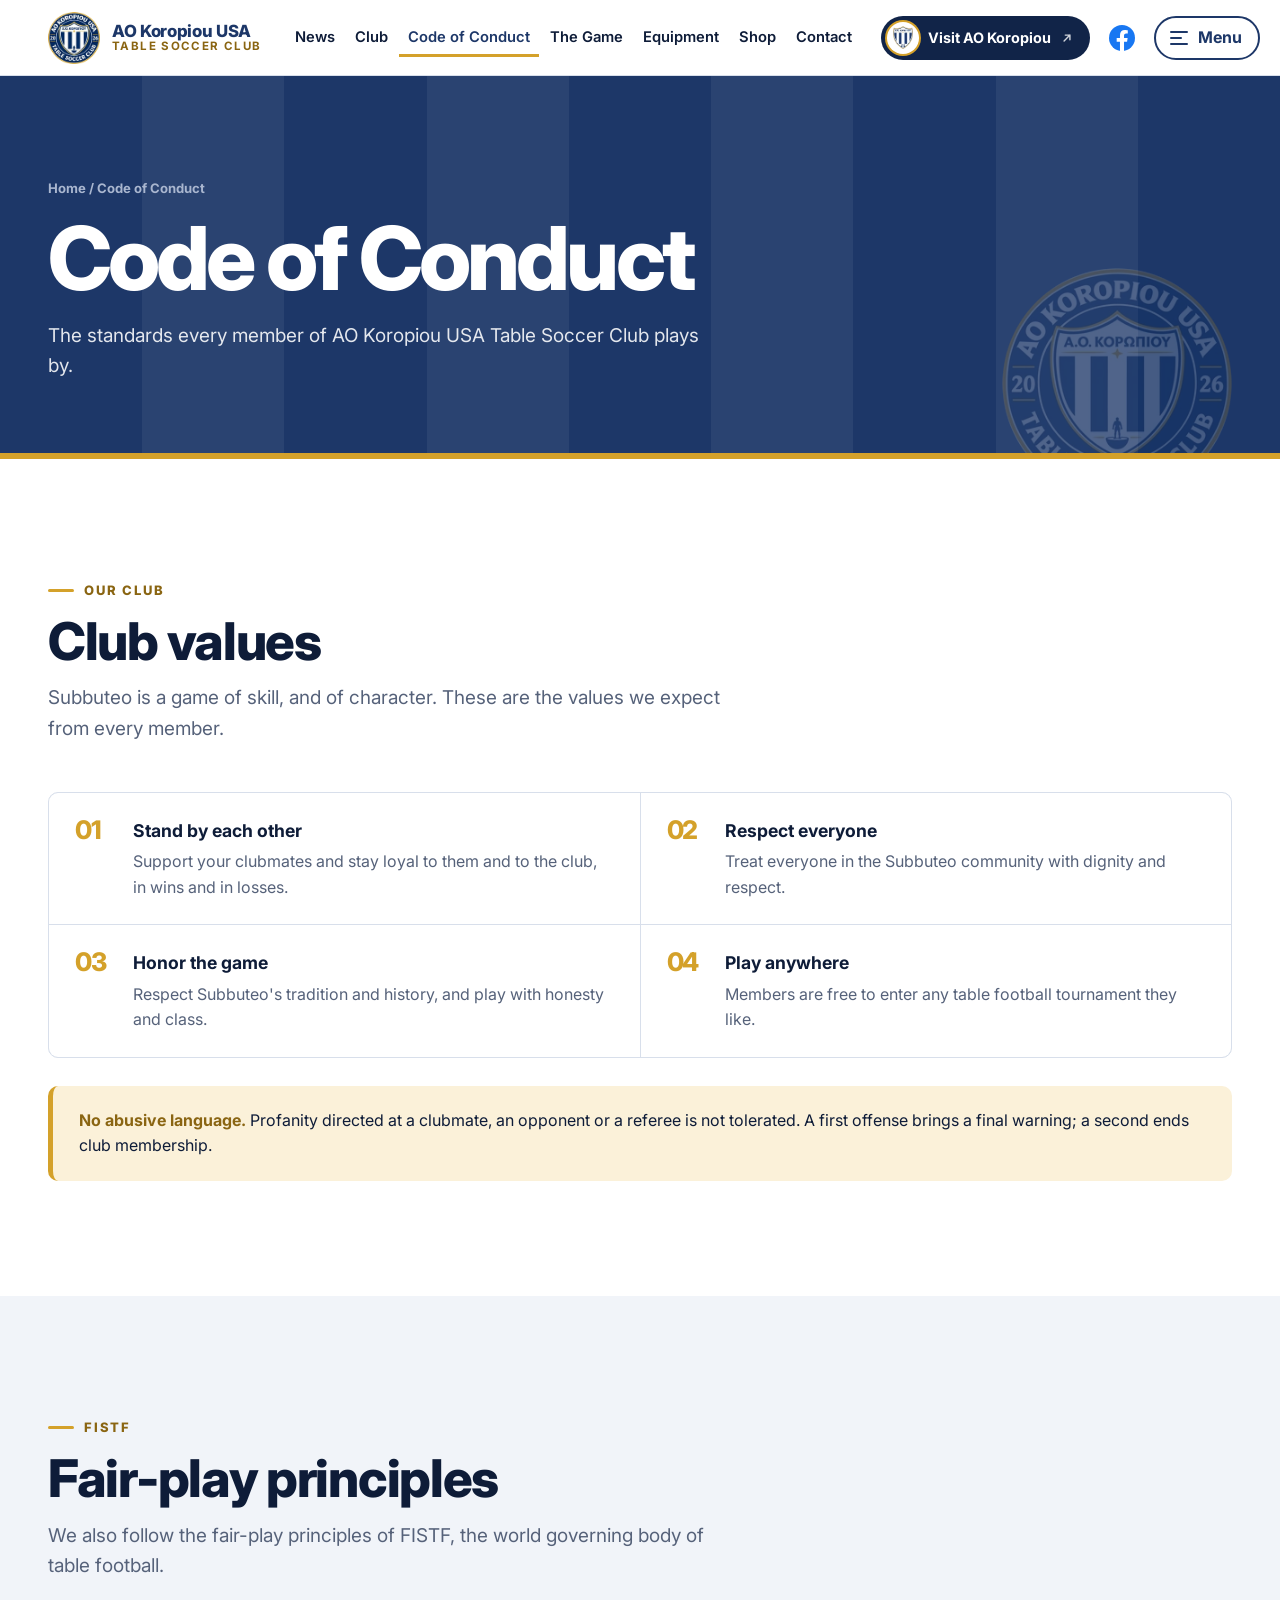
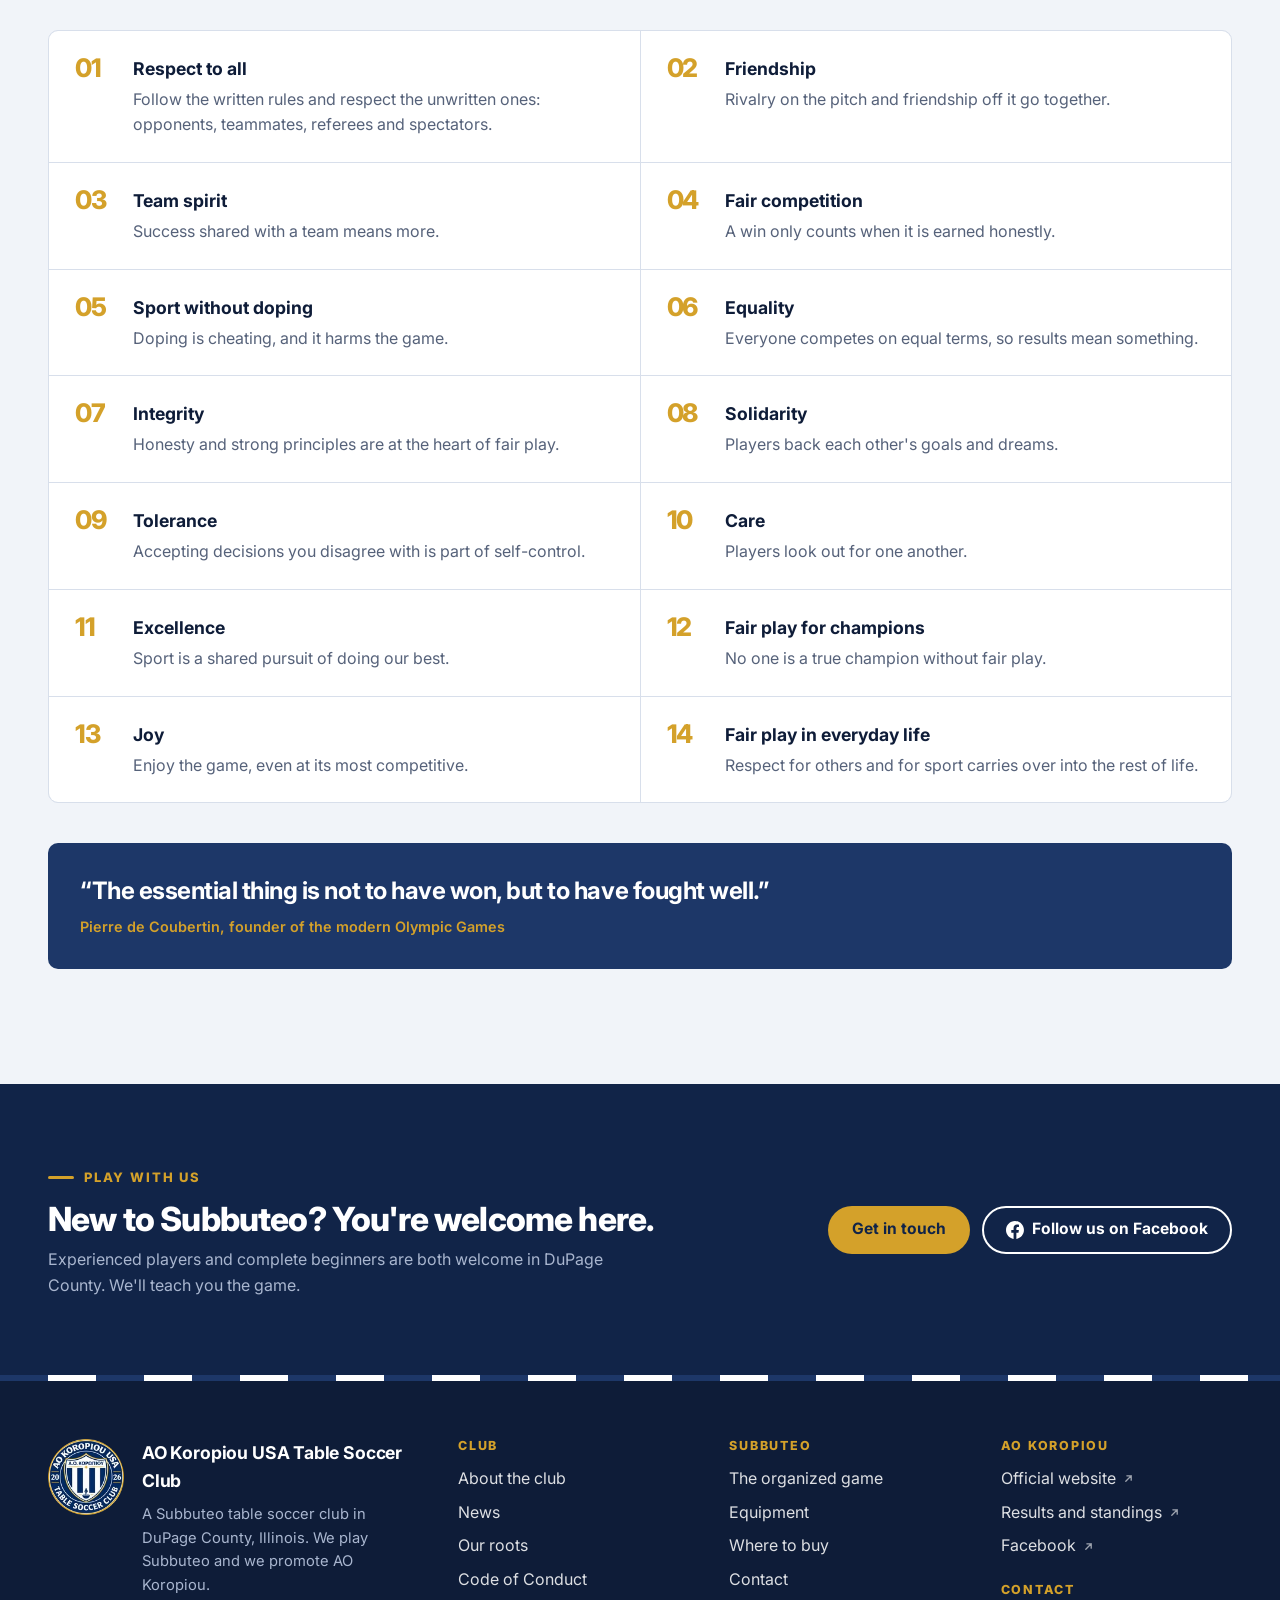
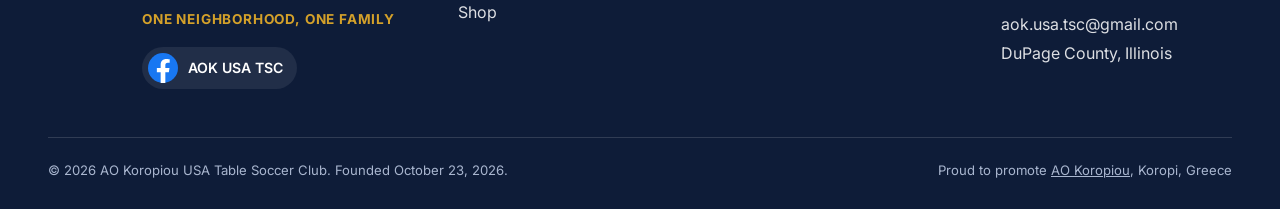
<file: conduct.html>
<!doctype html>
<html lang="en">
<head>
<meta charset="utf-8">
<meta name="viewport" content="width=device-width, initial-scale=1">
<title>Code of Conduct · AO Koropiou USA TSC</title>
<meta name="description" content="The club values and FISTF fair-play principles of AO Koropiou USA Table Soccer Club.">
<meta name="theme-color" content="#112448">
<meta property="og:type" content="website">
<meta property="og:title" content="Code of Conduct · AO Koropiou USA TSC">
<meta property="og:description" content="The club values and FISTF fair-play principles of AO Koropiou USA Table Soccer Club.">
<meta property="og:image" content="assets/img/og-banner.jpg">
<link rel="icon" type="image/png" sizes="32x32" href="assets/img/favicon-32.png">
<link rel="icon" type="image/png" sizes="48x48" href="assets/img/favicon-48.png">
<link rel="apple-touch-icon" href="assets/img/apple-touch-icon.png">
<link rel="preconnect" href="https://fonts.googleapis.com">
<link rel="preconnect" href="https://fonts.gstatic.com" crossorigin>
<link href="https://fonts.googleapis.com/css2?family=Inter:wght@400;500;600;700;800&display=swap" rel="stylesheet">
<link rel="stylesheet" href="assets/css/site.css">
</head>
<body data-group="club">
<a class="skip-link" href="#main">Skip to content</a>
<header class="site-header">
  <div class="wrap header-row">
    <a class="brand" href="index.html" aria-label="AO Koropiou USA Table Soccer Club, home">
      <img src="assets/img/crest-128.webp" alt="" width="52" height="52">
      <span class="brand-text"><strong>AO Koropiou USA</strong><span>Table Soccer Club</span></span>
    </a>
    <nav class="tabs" aria-label="Main"><ul><li><a href="news.html">News</a></li><li><a href="club.html">Club</a></li><li><a href="conduct.html" aria-current="page">Code of Conduct</a></li><li><a href="game.html">The Game</a></li><li><a href="equipment.html">Equipment</a></li><li><a href="shop.html">Shop</a></li><li><a href="contact.html">Contact</a></li></ul></nav>
    <div class="header-actions">
      <a class="aok-btn" href="https://aok.farosincepta.com" target="_blank" rel="noopener" title="AO Koropiou official website (opens in a new tab)">
        <span class="mini-crest"><img src="assets/img/aok-crest-64.webp" alt="" width="20" height="23"></span><span class="label-long">Visit AO Koropiou</span><span class="label-short">AO Koropiou</span><svg class="ext" viewBox="0 0 24 24" fill="none" stroke="currentColor" stroke-width="2.4" stroke-linecap="round" stroke-linejoin="round" aria-hidden="true"><path d="M7 17 17 7M9 7h8v8"/></svg></a>
      <a class="icon-btn header-fb" href="https://www.facebook.com/AOK.USA.TSC" target="_blank" rel="noopener" aria-label="AO Koropiou USA TSC on Facebook"><svg viewBox="0 0 24 24" aria-hidden="true"><circle cx="12" cy="12" r="12" fill="#1877F2"/><path fill="#fff" d="M16.67 15.47 17.2 12h-3.33V9.75c0-.95.47-1.87 1.96-1.87h1.51V4.93s-1.37-.23-2.68-.23c-2.74 0-4.53 1.66-4.53 4.66V12H7.09v3.47h3.04V24a12.1 12.1 0 0 0 3.74 0v-8.53z"/></svg></a>
      <button class="menu-btn" type="button" aria-haspopup="dialog" aria-controls="drawer"><span class="bars" aria-hidden="true"><i></i><i></i><i></i></span><span class="label">Menu</span></button>
    </div>
  </div>
</header>
<div class="drawer-scrim" data-close></div>
<aside class="drawer" id="drawer" role="dialog" aria-modal="true" aria-label="Menu">
  <div class="drawer-top">
    <img src="assets/img/crest-128.webp" alt="" width="40" height="40">
    <strong>AO Koropiou USA TSC</strong>
    <button class="drawer-close" type="button" data-close>Close<svg viewBox="0 0 24 24" fill="none" stroke="currentColor" stroke-width="2.4" stroke-linecap="round" aria-hidden="true"><path d="M6 6l12 12M18 6 6 18"/></svg></button>
  </div>
  <div class="drawer-body">
    <ul class="drawer-groups">
      <li><a class="group-btn" href="index.html" style="text-decoration:none">Home</a></li>
      <li><button class="group-btn" type="button" data-group="club" aria-expanded="false" aria-controls="dp-club">Club<svg viewBox="0 0 24 24" fill="none" stroke="currentColor" stroke-width="2.2" stroke-linecap="round" stroke-linejoin="round" aria-hidden="true"><path d="M5 12h14M13 6l6 6-6 6"/></svg></button><div class="drawer-sub" id="ds-club" hidden><a href="club.html">About the club</a><a href="club.html#history">Subbuteo in Illinois</a><a href="club.html#achievements">Achievements</a><a href="conduct.html">Code of Conduct</a></div></li><li><button class="group-btn" type="button" data-group="game" aria-expanded="false" aria-controls="dp-game">Subbuteo<svg viewBox="0 0 24 24" fill="none" stroke="currentColor" stroke-width="2.2" stroke-linecap="round" stroke-linejoin="round" aria-hidden="true"><path d="M5 12h14M13 6l6 6-6 6"/></svg></button><div class="drawer-sub" id="ds-game" hidden><a href="game.html">The organized game</a><a href="equipment.html">Equipment</a><a href="equipment.html#suppliers">Where to buy</a></div></li><li><button class="group-btn" type="button" data-group="news" aria-expanded="false" aria-controls="dp-news">News<svg viewBox="0 0 24 24" fill="none" stroke="currentColor" stroke-width="2.2" stroke-linecap="round" stroke-linejoin="round" aria-hidden="true"><path d="M5 12h14M13 6l6 6-6 6"/></svg></button><div class="drawer-sub" id="ds-news" hidden><a href="news.html">Latest news</a><a href="news.html#roots">Our roots: the archive</a></div></li><li><button class="group-btn" type="button" data-group="shop" aria-expanded="false" aria-controls="dp-shop">Shop<svg viewBox="0 0 24 24" fill="none" stroke="currentColor" stroke-width="2.2" stroke-linecap="round" stroke-linejoin="round" aria-hidden="true"><path d="M5 12h14M13 6l6 6-6 6"/></svg></button><div class="drawer-sub" id="ds-shop" hidden><a href="shop.html">Club merchandise</a><a href="shop.html#notify">Ask about an item</a></div></li><li><button class="group-btn" type="button" data-group="contact" aria-expanded="false" aria-controls="dp-contact">Contact<svg viewBox="0 0 24 24" fill="none" stroke="currentColor" stroke-width="2.2" stroke-linecap="round" stroke-linejoin="round" aria-hidden="true"><path d="M5 12h14M13 6l6 6-6 6"/></svg></button><div class="drawer-sub" id="ds-contact" hidden><a href="contact.html">Send us a message</a><a href="contact.html#form">Join the club</a><a href="https://www.facebook.com/AOK.USA.TSC" target="_blank" rel="noopener">AOK USA on Facebook<svg class="ext" viewBox="0 0 24 24" fill="none" stroke="currentColor" stroke-width="2.4" stroke-linecap="round" stroke-linejoin="round" aria-hidden="true"><path d="M7 17 17 7M9 7h8v8"/></svg></a></div></li><li><button class="group-btn gold" type="button" data-group="aok" aria-expanded="false" aria-controls="dp-aok">AO Koropiou<svg viewBox="0 0 24 24" fill="none" stroke="currentColor" stroke-width="2.2" stroke-linecap="round" stroke-linejoin="round" aria-hidden="true"><path d="M5 12h14M13 6l6 6-6 6"/></svg></button><div class="drawer-sub" id="ds-aok" hidden><a href="https://aok.farosincepta.com" target="_blank" rel="noopener">Official website<svg class="ext" viewBox="0 0 24 24" fill="none" stroke="currentColor" stroke-width="2.4" stroke-linecap="round" stroke-linejoin="round" aria-hidden="true"><path d="M7 17 17 7M9 7h8v8"/></svg></a><a href="https://aok.farosincepta.com/matches.html" target="_blank" rel="noopener">Results and standings<svg class="ext" viewBox="0 0 24 24" fill="none" stroke="currentColor" stroke-width="2.4" stroke-linecap="round" stroke-linejoin="round" aria-hidden="true"><path d="M7 17 17 7M9 7h8v8"/></svg></a><a href="https://www.facebook.com/aokoropiou" target="_blank" rel="noopener">AO Koropiou on Facebook<svg class="ext" viewBox="0 0 24 24" fill="none" stroke="currentColor" stroke-width="2.4" stroke-linecap="round" stroke-linejoin="round" aria-hidden="true"><path d="M7 17 17 7M9 7h8v8"/></svg></a></div></li>
    </ul>
    <div class="drawer-panels"><div class="drawer-panel" id="dp-club" hidden><h3>Club</h3><a href="club.html">About the club</a><a href="club.html#history">Subbuteo in Illinois</a><a href="club.html#achievements">Achievements</a><a href="conduct.html">Code of Conduct</a></div><div class="drawer-panel" id="dp-game" hidden><h3>Subbuteo</h3><a href="game.html">The organized game</a><a href="equipment.html">Equipment</a><a href="equipment.html#suppliers">Where to buy</a></div><div class="drawer-panel" id="dp-news" hidden><h3>News</h3><a href="news.html">Latest news</a><a href="news.html#roots">Our roots: the archive</a></div><div class="drawer-panel" id="dp-shop" hidden><h3>Shop</h3><a href="shop.html">Club merchandise</a><a href="shop.html#notify">Ask about an item</a></div><div class="drawer-panel" id="dp-contact" hidden><h3>Contact</h3><a href="contact.html">Send us a message</a><a href="contact.html#form">Join the club</a><a href="https://www.facebook.com/AOK.USA.TSC" target="_blank" rel="noopener">AOK USA on Facebook<svg class="ext" viewBox="0 0 24 24" fill="none" stroke="currentColor" stroke-width="2.4" stroke-linecap="round" stroke-linejoin="round" aria-hidden="true"><path d="M7 17 17 7M9 7h8v8"/></svg></a></div><div class="drawer-panel" id="dp-aok" hidden><h3>AO Koropiou</h3><a href="https://aok.farosincepta.com" target="_blank" rel="noopener">Official website<svg class="ext" viewBox="0 0 24 24" fill="none" stroke="currentColor" stroke-width="2.4" stroke-linecap="round" stroke-linejoin="round" aria-hidden="true"><path d="M7 17 17 7M9 7h8v8"/></svg></a><a href="https://aok.farosincepta.com/matches.html" target="_blank" rel="noopener">Results and standings<svg class="ext" viewBox="0 0 24 24" fill="none" stroke="currentColor" stroke-width="2.4" stroke-linecap="round" stroke-linejoin="round" aria-hidden="true"><path d="M7 17 17 7M9 7h8v8"/></svg></a><a href="https://www.facebook.com/aokoropiou" target="_blank" rel="noopener">AO Koropiou on Facebook<svg class="ext" viewBox="0 0 24 24" fill="none" stroke="currentColor" stroke-width="2.4" stroke-linecap="round" stroke-linejoin="round" aria-hidden="true"><path d="M7 17 17 7M9 7h8v8"/></svg></a><p>The football club of Koropi, Greece, since 1903. We carry its name and colors in the USA.</p></div></div>
  </div>
  <div class="drawer-foot">
    <a class="btn btn-gold btn-sm" href="https://aok.farosincepta.com" target="_blank" rel="noopener">Visit AO Koropiou<svg class="ext" viewBox="0 0 24 24" fill="none" stroke="currentColor" stroke-width="2.4" stroke-linecap="round" stroke-linejoin="round" aria-hidden="true"><path d="M7 17 17 7M9 7h8v8"/></svg></a>
    <a class="btn btn-fb btn-sm" href="https://www.facebook.com/aokoropiou" target="_blank" rel="noopener"><svg class="ico" viewBox="0 0 24 24" aria-hidden="true"><path fill="currentColor" d="M24 12.07C24 5.4 18.63 0 12 0S0 5.4 0 12.07C0 18.1 4.39 23.1 10.13 24v-8.44H7.08v-3.49h3.04V9.41c0-3.02 1.8-4.7 4.54-4.7 1.31 0 2.68.24 2.68.24v2.97h-1.5c-1.5 0-1.96.93-1.96 1.89v2.26h3.33l-.53 3.49h-2.8V24C19.62 23.1 24 18.1 24 12.07z"/></svg>AO Koropiou</a>
    <div class="socials"><a class="social" href="https://www.facebook.com/AOK.USA.TSC" target="_blank" rel="noopener"><svg viewBox="0 0 24 24" aria-hidden="true"><circle cx="12" cy="12" r="12" fill="#1877F2"/><path fill="#fff" d="M16.67 15.47 17.2 12h-3.33V9.75c0-.95.47-1.87 1.96-1.87h1.51V4.93s-1.37-.23-2.68-.23c-2.74 0-4.53 1.66-4.53 4.66V12H7.09v3.47h3.04V24a12.1 12.1 0 0 0 3.74 0v-8.53z"/></svg>AOK USA TSC</a></div>
  </div>
</aside>
<main id="main">
<section class="page-head">
  <div class="stripes" aria-hidden="true"><span></span><span></span><span></span><span></span><span></span><span></span><span></span><span></span><span></span></div>
  <img class="head-crest" src="assets/img/crest-256.webp" alt="" width="240" height="240">
  <div class="wrap">
    <div class="crumb"><a href="index.html">Home</a> / Code of Conduct</div>
    <h1>Code of Conduct</h1>
    <p>The standards every member of AO Koropiou USA Table Soccer Club plays by.</p>
  </div>
</section>
<section class="section" aria-labelledby="cv-h">
  <div class="wrap">
    <div class="section-head"><div><span class="eyebrow">Our club</span><h2 id="cv-h">Club values</h2>
      <p>Subbuteo is a game of skill, and of character. These are the values we expect from every member.</p></div></div>
    <ol class="values"><li><span class="n">01</span><div><b>Stand by each other</b><p>Support your clubmates and stay loyal to them and to the club, in wins and in losses.</p></div></li><li><span class="n">02</span><div><b>Respect everyone</b><p>Treat everyone in the Subbuteo community with dignity and respect.</p></div></li><li><span class="n">03</span><div><b>Honor the game</b><p>Respect Subbuteo's tradition and history, and play with honesty and class.</p></div></li><li><span class="n">04</span><div><b>Play anywhere</b><p>Members are free to enter any table football tournament they like.</p></div></li></ol>
    <div class="rule-box"><b>No abusive language.</b> Profanity directed at a clubmate, an opponent or a referee is not tolerated. A first offense brings a final warning; a second ends club membership.</div>
  </div>
</section>
<section class="section cloud" aria-labelledby="fp-h">
  <div class="wrap">
    <div class="section-head"><div><span class="eyebrow">FISTF</span><h2 id="fp-h">Fair-play principles</h2>
      <p>We also follow the fair-play principles of FISTF, the world governing body of table football.</p></div></div>
    <ol class="values"><li><span class="n">01</span><div><b>Respect to all</b><p>Follow the written rules and respect the unwritten ones: opponents, teammates, referees and spectators.</p></div></li><li><span class="n">02</span><div><b>Friendship</b><p>Rivalry on the pitch and friendship off it go together.</p></div></li><li><span class="n">03</span><div><b>Team spirit</b><p>Success shared with a team means more.</p></div></li><li><span class="n">04</span><div><b>Fair competition</b><p>A win only counts when it is earned honestly.</p></div></li><li><span class="n">05</span><div><b>Sport without doping</b><p>Doping is cheating, and it harms the game.</p></div></li><li><span class="n">06</span><div><b>Equality</b><p>Everyone competes on equal terms, so results mean something.</p></div></li><li><span class="n">07</span><div><b>Integrity</b><p>Honesty and strong principles are at the heart of fair play.</p></div></li><li><span class="n">08</span><div><b>Solidarity</b><p>Players back each other's goals and dreams.</p></div></li><li><span class="n">09</span><div><b>Tolerance</b><p>Accepting decisions you disagree with is part of self-control.</p></div></li><li><span class="n">10</span><div><b>Care</b><p>Players look out for one another.</p></div></li><li><span class="n">11</span><div><b>Excellence</b><p>Sport is a shared pursuit of doing our best.</p></div></li><li><span class="n">12</span><div><b>Fair play for champions</b><p>No one is a true champion without fair play.</p></div></li><li><span class="n">13</span><div><b>Joy</b><p>Enjoy the game, even at its most competitive.</p></div></li><li><span class="n">14</span><div><b>Fair play in everyday life</b><p>Respect for others and for sport carries over into the rest of life.</p></div></li></ol>
    <blockquote class="quote">“The essential thing is not to have won, but to have fought well.”<cite>Pierre de Coubertin, founder of the modern Olympic Games</cite></blockquote>
  </div>
</section>
<section class="section tight deep">
  <div class="wrap cta-band">
    <div><span class="eyebrow">Play with us</span><h2>New to Subbuteo? You're welcome here.</h2>
      <p>Experienced players and complete beginners are both welcome in DuPage County. We'll teach you the game.</p></div>
    <div class="btns">
      <a class="btn btn-gold" href="contact.html#form">Get in touch</a>
      <a class="btn btn-line" href="https://www.facebook.com/AOK.USA.TSC" target="_blank" rel="noopener"><svg class="ico" viewBox="0 0 24 24" aria-hidden="true"><path fill="currentColor" d="M24 12.07C24 5.4 18.63 0 12 0S0 5.4 0 12.07C0 18.1 4.39 23.1 10.13 24v-8.44H7.08v-3.49h3.04V9.41c0-3.02 1.8-4.7 4.54-4.7 1.31 0 2.68.24 2.68.24v2.97h-1.5c-1.5 0-1.96.93-1.96 1.89v2.26h3.33l-.53 3.49h-2.8V24C19.62 23.1 24 18.1 24 12.07z"/></svg>Follow us on Facebook</a>
    </div>
  </div>
</section>
</main>
<footer class="site-footer">
  <div class="wrap">
    <div class="foot-grid">
      <div class="foot-brand">
        <img src="assets/img/crest-128.webp" alt="" width="76" height="76" loading="lazy">
        <div><strong>AO Koropiou USA Table Soccer Club</strong>
          <p>A Subbuteo table soccer club in DuPage County, Illinois. We play Subbuteo and we promote AO Koropiou.</p>
          <p class="motto">One Neighborhood, One Family</p>
          <div class="socials" style="margin-top:16px"><a class="social" href="https://www.facebook.com/AOK.USA.TSC" target="_blank" rel="noopener"><svg viewBox="0 0 24 24" aria-hidden="true"><circle cx="12" cy="12" r="12" fill="#1877F2"/><path fill="#fff" d="M16.67 15.47 17.2 12h-3.33V9.75c0-.95.47-1.87 1.96-1.87h1.51V4.93s-1.37-.23-2.68-.23c-2.74 0-4.53 1.66-4.53 4.66V12H7.09v3.47h3.04V24a12.1 12.1 0 0 0 3.74 0v-8.53z"/></svg>AOK USA TSC</a></div>
        </div>
      </div>
      <div><h4>Club</h4><ul>
        <li><a href="club.html">About the club</a></li><li><a href="news.html">News</a></li>
        <li><a href="news.html#roots">Our roots</a></li><li><a href="conduct.html">Code of Conduct</a></li><li><a href="shop.html">Shop</a></li></ul></div>
      <div><h4>Subbuteo</h4><ul>
        <li><a href="game.html">The organized game</a></li><li><a href="equipment.html">Equipment</a></li>
        <li><a href="equipment.html#suppliers">Where to buy</a></li><li><a href="contact.html">Contact</a></li></ul></div>
      <div><h4>AO Koropiou</h4><ul>
        <li><a href="https://aok.farosincepta.com" target="_blank" rel="noopener">Official website<svg class="ext" viewBox="0 0 24 24" fill="none" stroke="currentColor" stroke-width="2.4" stroke-linecap="round" stroke-linejoin="round" aria-hidden="true"><path d="M7 17 17 7M9 7h8v8"/></svg></a></li><li><a href="https://aok.farosincepta.com/matches.html" target="_blank" rel="noopener">Results and standings<svg class="ext" viewBox="0 0 24 24" fill="none" stroke="currentColor" stroke-width="2.4" stroke-linecap="round" stroke-linejoin="round" aria-hidden="true"><path d="M7 17 17 7M9 7h8v8"/></svg></a></li>
        <li><a href="https://www.facebook.com/aokoropiou" target="_blank" rel="noopener">Facebook<svg class="ext" viewBox="0 0 24 24" fill="none" stroke="currentColor" stroke-width="2.4" stroke-linecap="round" stroke-linejoin="round" aria-hidden="true"><path d="M7 17 17 7M9 7h8v8"/></svg></a></li></ul>
        <h4 style="margin-top:24px">Contact</h4>
        <address><a href="mailto:aok.usa.tsc@gmail.com">aok.usa.tsc@gmail.com</a><br>DuPage County, Illinois</address></div>
    </div>
    <div class="foot-bottom">
      <span>© <span data-year>2026</span> AO Koropiou USA Table Soccer Club. Founded October 23, 2026.</span>
      <span>Proud to promote <a href="https://aok.farosincepta.com" target="_blank" rel="noopener">AO Koropiou</a>, Koropi, Greece</span>
    </div>
  </div>
</footer>
<script src="assets/js/config.js"></script>
<script src="assets/js/app.js"></script>
</body>
</html>
</file>
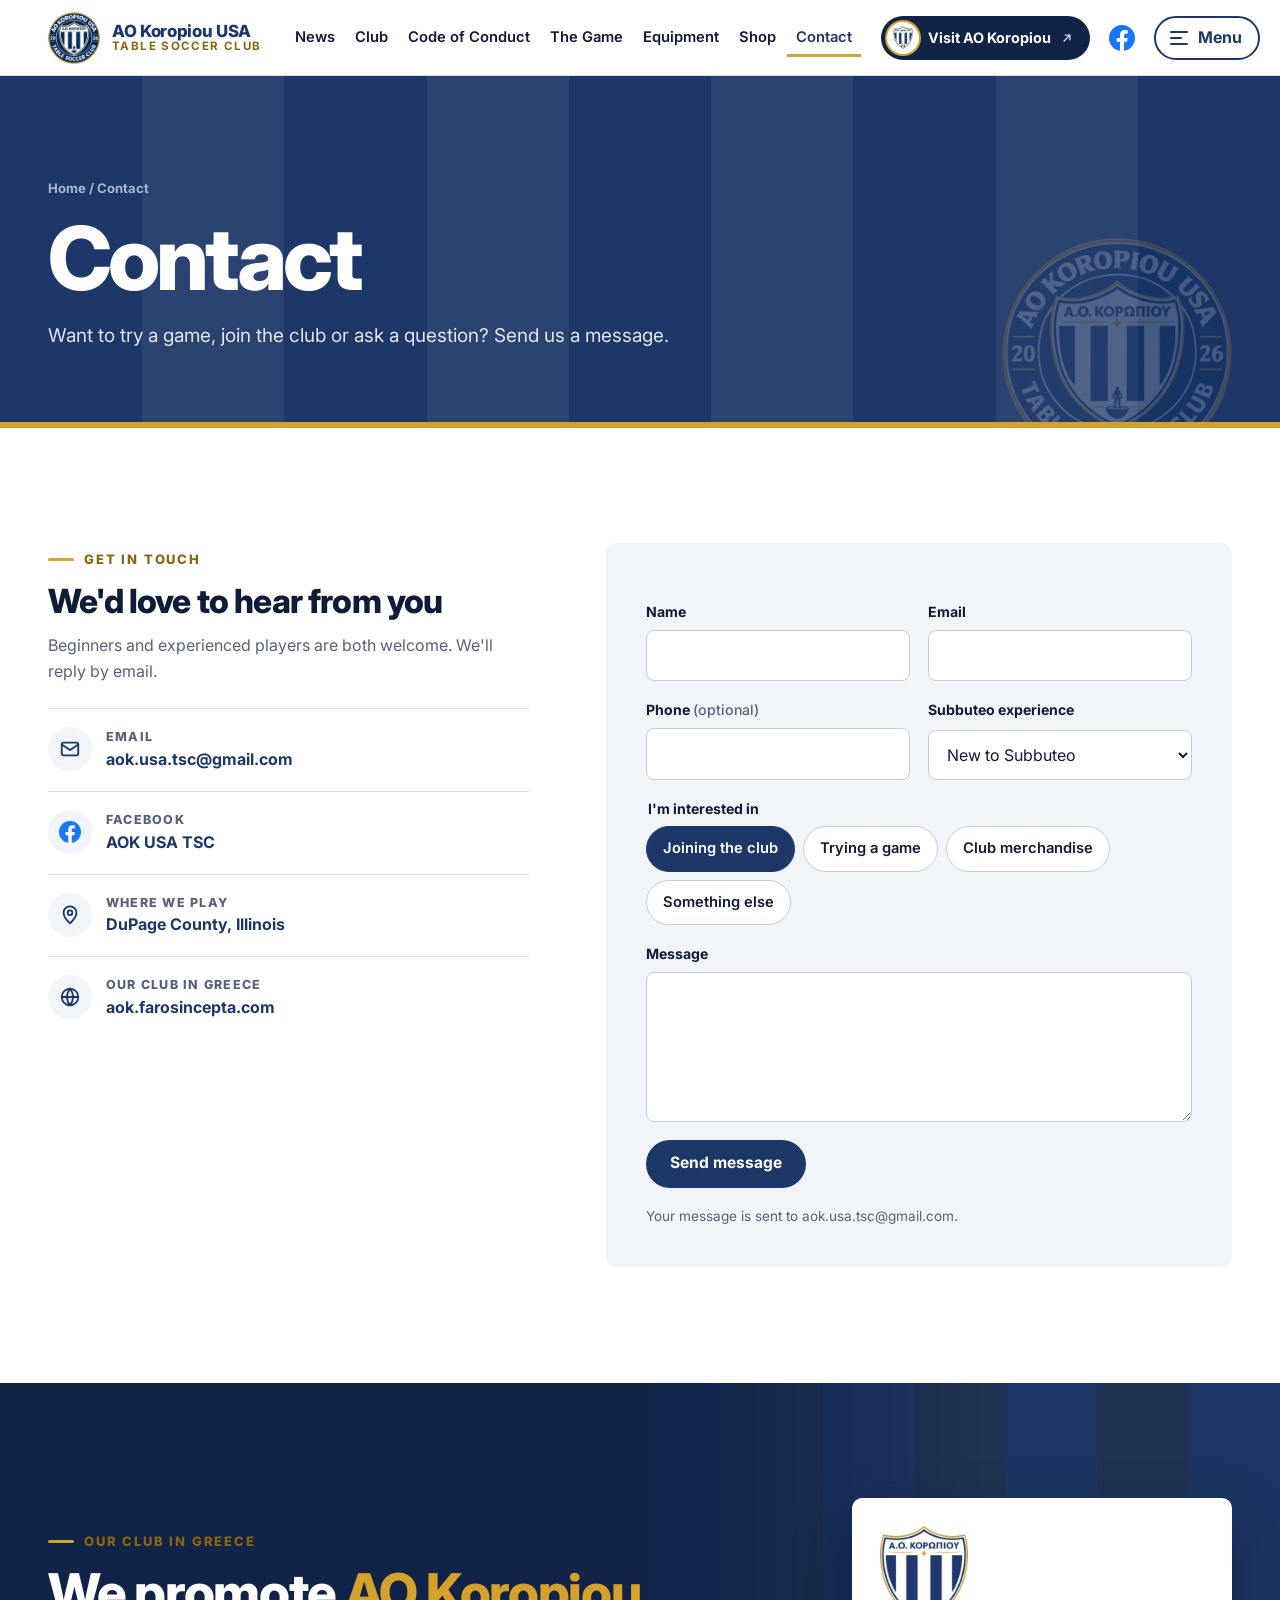
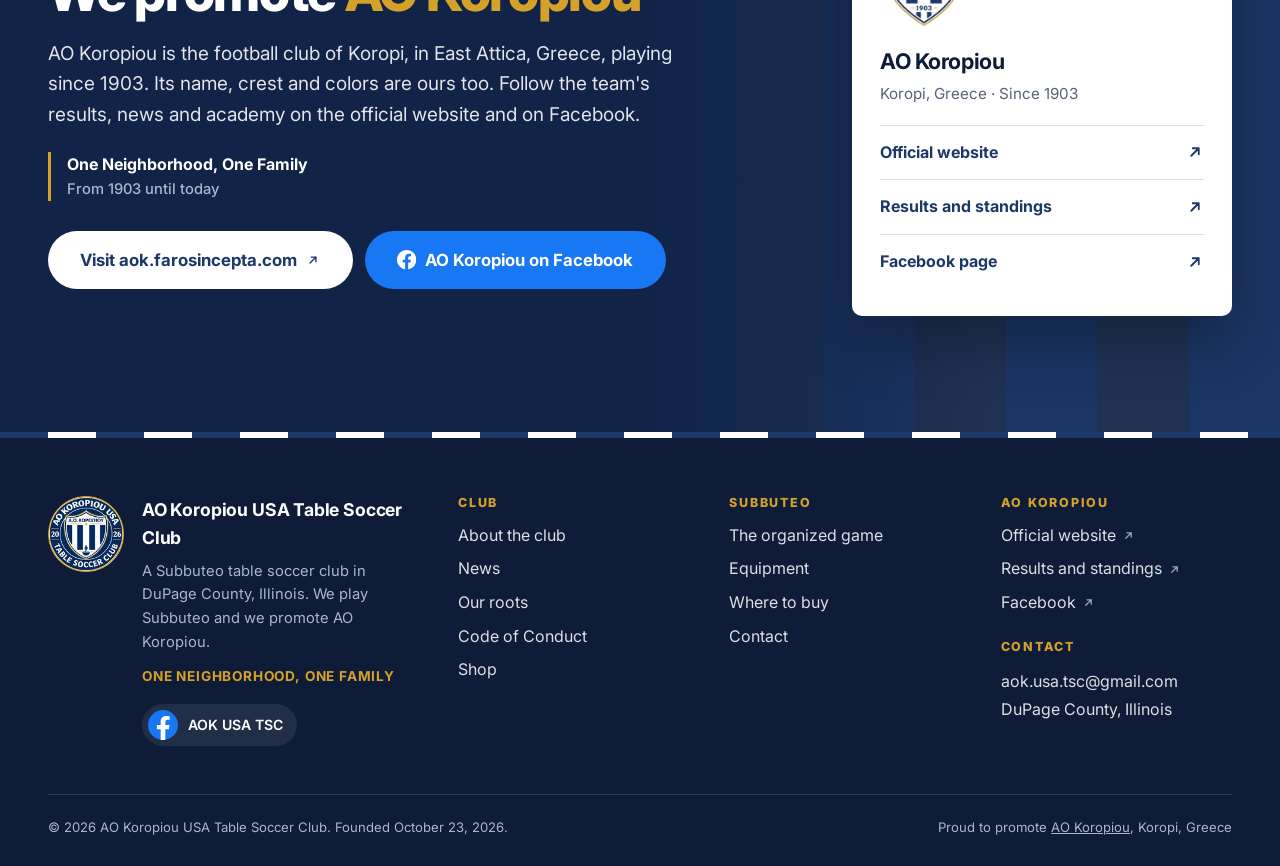
<file: contact.html>
<!doctype html>
<html lang="en">
<head>
<meta charset="utf-8">
<meta name="viewport" content="width=device-width, initial-scale=1">
<title>Contact · AO Koropiou USA TSC</title>
<meta name="description" content="Contact AO Koropiou USA Table Soccer Club in DuPage County, Illinois.">
<meta name="theme-color" content="#112448">
<meta property="og:type" content="website">
<meta property="og:title" content="Contact · AO Koropiou USA TSC">
<meta property="og:description" content="Contact AO Koropiou USA Table Soccer Club in DuPage County, Illinois.">
<meta property="og:image" content="assets/img/og-banner.jpg">
<link rel="icon" type="image/png" sizes="32x32" href="assets/img/favicon-32.png">
<link rel="icon" type="image/png" sizes="48x48" href="assets/img/favicon-48.png">
<link rel="apple-touch-icon" href="assets/img/apple-touch-icon.png">
<link rel="preconnect" href="https://fonts.googleapis.com">
<link rel="preconnect" href="https://fonts.gstatic.com" crossorigin>
<link href="https://fonts.googleapis.com/css2?family=Inter:wght@400;500;600;700;800&display=swap" rel="stylesheet">
<link rel="stylesheet" href="assets/css/site.css">
</head>
<body data-group="contact">
<a class="skip-link" href="#main">Skip to content</a>
<header class="site-header">
  <div class="wrap header-row">
    <a class="brand" href="index.html" aria-label="AO Koropiou USA Table Soccer Club, home">
      <img src="assets/img/crest-128.webp" alt="" width="52" height="52">
      <span class="brand-text"><strong>AO Koropiou USA</strong><span>Table Soccer Club</span></span>
    </a>
    <nav class="tabs" aria-label="Main"><ul><li><a href="news.html">News</a></li><li><a href="club.html">Club</a></li><li><a href="conduct.html">Code of Conduct</a></li><li><a href="game.html">The Game</a></li><li><a href="equipment.html">Equipment</a></li><li><a href="shop.html">Shop</a></li><li><a href="contact.html" aria-current="page">Contact</a></li></ul></nav>
    <div class="header-actions">
      <a class="aok-btn" href="https://aok.farosincepta.com" target="_blank" rel="noopener" title="AO Koropiou official website (opens in a new tab)">
        <span class="mini-crest"><img src="assets/img/aok-crest-64.webp" alt="" width="20" height="23"></span><span class="label-long">Visit AO Koropiou</span><span class="label-short">AO Koropiou</span><svg class="ext" viewBox="0 0 24 24" fill="none" stroke="currentColor" stroke-width="2.4" stroke-linecap="round" stroke-linejoin="round" aria-hidden="true"><path d="M7 17 17 7M9 7h8v8"/></svg></a>
      <a class="icon-btn header-fb" href="https://www.facebook.com/AOK.USA.TSC" target="_blank" rel="noopener" aria-label="AO Koropiou USA TSC on Facebook"><svg viewBox="0 0 24 24" aria-hidden="true"><circle cx="12" cy="12" r="12" fill="#1877F2"/><path fill="#fff" d="M16.67 15.47 17.2 12h-3.33V9.75c0-.95.47-1.87 1.96-1.87h1.51V4.93s-1.37-.23-2.68-.23c-2.74 0-4.53 1.66-4.53 4.66V12H7.09v3.47h3.04V24a12.1 12.1 0 0 0 3.74 0v-8.53z"/></svg></a>
      <button class="menu-btn" type="button" aria-haspopup="dialog" aria-controls="drawer"><span class="bars" aria-hidden="true"><i></i><i></i><i></i></span><span class="label">Menu</span></button>
    </div>
  </div>
</header>
<div class="drawer-scrim" data-close></div>
<aside class="drawer" id="drawer" role="dialog" aria-modal="true" aria-label="Menu">
  <div class="drawer-top">
    <img src="assets/img/crest-128.webp" alt="" width="40" height="40">
    <strong>AO Koropiou USA TSC</strong>
    <button class="drawer-close" type="button" data-close>Close<svg viewBox="0 0 24 24" fill="none" stroke="currentColor" stroke-width="2.4" stroke-linecap="round" aria-hidden="true"><path d="M6 6l12 12M18 6 6 18"/></svg></button>
  </div>
  <div class="drawer-body">
    <ul class="drawer-groups">
      <li><a class="group-btn" href="index.html" style="text-decoration:none">Home</a></li>
      <li><button class="group-btn" type="button" data-group="club" aria-expanded="false" aria-controls="dp-club">Club<svg viewBox="0 0 24 24" fill="none" stroke="currentColor" stroke-width="2.2" stroke-linecap="round" stroke-linejoin="round" aria-hidden="true"><path d="M5 12h14M13 6l6 6-6 6"/></svg></button><div class="drawer-sub" id="ds-club" hidden><a href="club.html">About the club</a><a href="club.html#history">Subbuteo in Illinois</a><a href="club.html#achievements">Achievements</a><a href="conduct.html">Code of Conduct</a></div></li><li><button class="group-btn" type="button" data-group="game" aria-expanded="false" aria-controls="dp-game">Subbuteo<svg viewBox="0 0 24 24" fill="none" stroke="currentColor" stroke-width="2.2" stroke-linecap="round" stroke-linejoin="round" aria-hidden="true"><path d="M5 12h14M13 6l6 6-6 6"/></svg></button><div class="drawer-sub" id="ds-game" hidden><a href="game.html">The organized game</a><a href="equipment.html">Equipment</a><a href="equipment.html#suppliers">Where to buy</a></div></li><li><button class="group-btn" type="button" data-group="news" aria-expanded="false" aria-controls="dp-news">News<svg viewBox="0 0 24 24" fill="none" stroke="currentColor" stroke-width="2.2" stroke-linecap="round" stroke-linejoin="round" aria-hidden="true"><path d="M5 12h14M13 6l6 6-6 6"/></svg></button><div class="drawer-sub" id="ds-news" hidden><a href="news.html">Latest news</a><a href="news.html#roots">Our roots: the archive</a></div></li><li><button class="group-btn" type="button" data-group="shop" aria-expanded="false" aria-controls="dp-shop">Shop<svg viewBox="0 0 24 24" fill="none" stroke="currentColor" stroke-width="2.2" stroke-linecap="round" stroke-linejoin="round" aria-hidden="true"><path d="M5 12h14M13 6l6 6-6 6"/></svg></button><div class="drawer-sub" id="ds-shop" hidden><a href="shop.html">Club merchandise</a><a href="shop.html#notify">Ask about an item</a></div></li><li><button class="group-btn" type="button" data-group="contact" aria-expanded="false" aria-controls="dp-contact">Contact<svg viewBox="0 0 24 24" fill="none" stroke="currentColor" stroke-width="2.2" stroke-linecap="round" stroke-linejoin="round" aria-hidden="true"><path d="M5 12h14M13 6l6 6-6 6"/></svg></button><div class="drawer-sub" id="ds-contact" hidden><a href="contact.html">Send us a message</a><a href="contact.html#form">Join the club</a><a href="https://www.facebook.com/AOK.USA.TSC" target="_blank" rel="noopener">AOK USA on Facebook<svg class="ext" viewBox="0 0 24 24" fill="none" stroke="currentColor" stroke-width="2.4" stroke-linecap="round" stroke-linejoin="round" aria-hidden="true"><path d="M7 17 17 7M9 7h8v8"/></svg></a></div></li><li><button class="group-btn gold" type="button" data-group="aok" aria-expanded="false" aria-controls="dp-aok">AO Koropiou<svg viewBox="0 0 24 24" fill="none" stroke="currentColor" stroke-width="2.2" stroke-linecap="round" stroke-linejoin="round" aria-hidden="true"><path d="M5 12h14M13 6l6 6-6 6"/></svg></button><div class="drawer-sub" id="ds-aok" hidden><a href="https://aok.farosincepta.com" target="_blank" rel="noopener">Official website<svg class="ext" viewBox="0 0 24 24" fill="none" stroke="currentColor" stroke-width="2.4" stroke-linecap="round" stroke-linejoin="round" aria-hidden="true"><path d="M7 17 17 7M9 7h8v8"/></svg></a><a href="https://aok.farosincepta.com/matches.html" target="_blank" rel="noopener">Results and standings<svg class="ext" viewBox="0 0 24 24" fill="none" stroke="currentColor" stroke-width="2.4" stroke-linecap="round" stroke-linejoin="round" aria-hidden="true"><path d="M7 17 17 7M9 7h8v8"/></svg></a><a href="https://www.facebook.com/aokoropiou" target="_blank" rel="noopener">AO Koropiou on Facebook<svg class="ext" viewBox="0 0 24 24" fill="none" stroke="currentColor" stroke-width="2.4" stroke-linecap="round" stroke-linejoin="round" aria-hidden="true"><path d="M7 17 17 7M9 7h8v8"/></svg></a></div></li>
    </ul>
    <div class="drawer-panels"><div class="drawer-panel" id="dp-club" hidden><h3>Club</h3><a href="club.html">About the club</a><a href="club.html#history">Subbuteo in Illinois</a><a href="club.html#achievements">Achievements</a><a href="conduct.html">Code of Conduct</a></div><div class="drawer-panel" id="dp-game" hidden><h3>Subbuteo</h3><a href="game.html">The organized game</a><a href="equipment.html">Equipment</a><a href="equipment.html#suppliers">Where to buy</a></div><div class="drawer-panel" id="dp-news" hidden><h3>News</h3><a href="news.html">Latest news</a><a href="news.html#roots">Our roots: the archive</a></div><div class="drawer-panel" id="dp-shop" hidden><h3>Shop</h3><a href="shop.html">Club merchandise</a><a href="shop.html#notify">Ask about an item</a></div><div class="drawer-panel" id="dp-contact" hidden><h3>Contact</h3><a href="contact.html">Send us a message</a><a href="contact.html#form">Join the club</a><a href="https://www.facebook.com/AOK.USA.TSC" target="_blank" rel="noopener">AOK USA on Facebook<svg class="ext" viewBox="0 0 24 24" fill="none" stroke="currentColor" stroke-width="2.4" stroke-linecap="round" stroke-linejoin="round" aria-hidden="true"><path d="M7 17 17 7M9 7h8v8"/></svg></a></div><div class="drawer-panel" id="dp-aok" hidden><h3>AO Koropiou</h3><a href="https://aok.farosincepta.com" target="_blank" rel="noopener">Official website<svg class="ext" viewBox="0 0 24 24" fill="none" stroke="currentColor" stroke-width="2.4" stroke-linecap="round" stroke-linejoin="round" aria-hidden="true"><path d="M7 17 17 7M9 7h8v8"/></svg></a><a href="https://aok.farosincepta.com/matches.html" target="_blank" rel="noopener">Results and standings<svg class="ext" viewBox="0 0 24 24" fill="none" stroke="currentColor" stroke-width="2.4" stroke-linecap="round" stroke-linejoin="round" aria-hidden="true"><path d="M7 17 17 7M9 7h8v8"/></svg></a><a href="https://www.facebook.com/aokoropiou" target="_blank" rel="noopener">AO Koropiou on Facebook<svg class="ext" viewBox="0 0 24 24" fill="none" stroke="currentColor" stroke-width="2.4" stroke-linecap="round" stroke-linejoin="round" aria-hidden="true"><path d="M7 17 17 7M9 7h8v8"/></svg></a><p>The football club of Koropi, Greece, since 1903. We carry its name and colors in the USA.</p></div></div>
  </div>
  <div class="drawer-foot">
    <a class="btn btn-gold btn-sm" href="https://aok.farosincepta.com" target="_blank" rel="noopener">Visit AO Koropiou<svg class="ext" viewBox="0 0 24 24" fill="none" stroke="currentColor" stroke-width="2.4" stroke-linecap="round" stroke-linejoin="round" aria-hidden="true"><path d="M7 17 17 7M9 7h8v8"/></svg></a>
    <a class="btn btn-fb btn-sm" href="https://www.facebook.com/aokoropiou" target="_blank" rel="noopener"><svg class="ico" viewBox="0 0 24 24" aria-hidden="true"><path fill="currentColor" d="M24 12.07C24 5.4 18.63 0 12 0S0 5.4 0 12.07C0 18.1 4.39 23.1 10.13 24v-8.44H7.08v-3.49h3.04V9.41c0-3.02 1.8-4.7 4.54-4.7 1.31 0 2.68.24 2.68.24v2.97h-1.5c-1.5 0-1.96.93-1.96 1.89v2.26h3.33l-.53 3.49h-2.8V24C19.62 23.1 24 18.1 24 12.07z"/></svg>AO Koropiou</a>
    <div class="socials"><a class="social" href="https://www.facebook.com/AOK.USA.TSC" target="_blank" rel="noopener"><svg viewBox="0 0 24 24" aria-hidden="true"><circle cx="12" cy="12" r="12" fill="#1877F2"/><path fill="#fff" d="M16.67 15.47 17.2 12h-3.33V9.75c0-.95.47-1.87 1.96-1.87h1.51V4.93s-1.37-.23-2.68-.23c-2.74 0-4.53 1.66-4.53 4.66V12H7.09v3.47h3.04V24a12.1 12.1 0 0 0 3.74 0v-8.53z"/></svg>AOK USA TSC</a></div>
  </div>
</aside>
<main id="main">
<section class="page-head">
  <div class="stripes" aria-hidden="true"><span></span><span></span><span></span><span></span><span></span><span></span><span></span><span></span><span></span></div>
  <img class="head-crest" src="assets/img/crest-256.webp" alt="" width="240" height="240">
  <div class="wrap">
    <div class="crumb"><a href="index.html">Home</a> / Contact</div>
    <h1>Contact</h1>
    <p>Want to try a game, join the club or ask a question? Send us a message.</p>
  </div>
</section>
<section class="section" aria-labelledby="c-h">
  <div class="wrap contact-grid">
    <div>
      <span class="eyebrow">Get in touch</span>
      <h2 id="c-h" style="font-size:var(--s3)">We'd love to hear from you</h2>
      <p style="margin-top:14px;color:var(--muted)">Beginners and experienced players are both welcome. We'll reply by email.</p>
      <ul class="contact-list">
        <li><span class="ci"><svg viewBox="0 0 24 24" fill="none" stroke="currentColor" stroke-width="2" stroke-linecap="round" stroke-linejoin="round" aria-hidden="true"><rect x="3" y="5" width="18" height="14" rx="2"/><path d="m3 7 9 6 9-6"/></svg></span><div><small>Email</small><a href="mailto:aok.usa.tsc@gmail.com">aok.usa.tsc@gmail.com</a></div></li>
        <li><span class="ci"><svg viewBox="0 0 24 24" aria-hidden="true"><circle cx="12" cy="12" r="12" fill="#1877F2"/><path fill="#fff" d="M16.67 15.47 17.2 12h-3.33V9.75c0-.95.47-1.87 1.96-1.87h1.51V4.93s-1.37-.23-2.68-.23c-2.74 0-4.53 1.66-4.53 4.66V12H7.09v3.47h3.04V24a12.1 12.1 0 0 0 3.74 0v-8.53z"/></svg></span><div><small>Facebook</small><a href="https://www.facebook.com/AOK.USA.TSC" target="_blank" rel="noopener">AOK USA TSC</a></div></li>
        <li><span class="ci"><svg viewBox="0 0 24 24" fill="none" stroke="currentColor" stroke-width="2" stroke-linecap="round" stroke-linejoin="round" aria-hidden="true"><path d="M12 21s-7-6.2-7-11.5a7 7 0 0 1 14 0C19 14.8 12 21 12 21z"/><circle cx="12" cy="9.5" r="2.5"/></svg></span><div><small>Where we play</small><strong>DuPage County, Illinois</strong></div></li>
        <li><span class="ci"><svg viewBox="0 0 24 24" fill="none" stroke="currentColor" stroke-width="2" stroke-linecap="round" stroke-linejoin="round" aria-hidden="true"><circle cx="12" cy="12" r="9"/><path d="M3 12h18M12 3a14 14 0 0 1 0 18M12 3a14 14 0 0 0 0 18"/></svg></span><div><small>Our club in Greece</small><a href="https://aok.farosincepta.com" target="_blank" rel="noopener">aok.farosincepta.com</a></div></li>
      </ul>
    </div>
    <form class="form" id="contact-form" novalidate>
      <a id="form" style="position:relative;top:-100px"></a>
      <div class="row">
        <div class="field"><label for="f-name">Name</label><input id="f-name" name="Name" autocomplete="name" required></div>
        <div class="field"><label for="f-email">Email</label><input id="f-email" name="Email" type="email" autocomplete="email" required></div>
      </div>
      <div class="row">
        <div class="field"><label for="f-phone">Phone <span class="opt">(optional)</span></label><input id="f-phone" name="Phone" type="tel" autocomplete="tel"></div>
        <div class="field"><label for="f-exp">Subbuteo experience</label><select id="f-exp" name="Experience">
          <option>New to Subbuteo</option><option>I've played before</option><option>Tournament player</option></select></div>
      </div>
      <fieldset class="field" style="border:0;padding:0;margin:0"><legend style="font-size:.88rem;font-weight:700;margin-bottom:6px">I'm interested in</legend>
        <div class="choice">
          <label><input type="radio" name="Interested in" value="Joining the club" checked><span>Joining the club</span></label>
          <label><input type="radio" name="Interested in" value="Trying a game"><span>Trying a game</span></label>
          <label><input type="radio" name="Interested in" value="Club merchandise"><span>Club merchandise</span></label>
          <label><input type="radio" name="Interested in" value="Something else"><span>Something else</span></label>
        </div></fieldset>
      <div class="field"><label for="f-msg">Message</label><textarea id="f-msg" name="Message" required></textarea></div>
      <div class="hp" aria-hidden="true"><input type="text" name="_honey" tabindex="-1" autocomplete="off"></div>
      <div><button class="btn btn-navy" type="submit">Send message</button></div>
      <p class="form-note">Your message is sent to aok.usa.tsc@gmail.com.</p>
      <div class="form-status" id="form-status" role="status" hidden></div>
    </form>
  </div>
</section>
<section class="section aok-block" aria-labelledby="aok-h">
  <div class="stripes" aria-hidden="true"><span></span><span></span><span></span><span></span><span></span><span></span><span></span></div>
  <div class="wrap aok-inner">
    <div>
      <span class="eyebrow">Our club in Greece</span>
      <h2 id="aok-h">We promote <em>AO Koropiou</em></h2>
      <p class="lead-text">AO Koropiou is the football club of Koropi, in East Attica, Greece, playing since 1903. Its name, crest and colors are ours too. Follow the team's results, news and academy on the official website and on Facebook.</p>
      <p class="aok-motto">One Neighborhood, One Family<span>From 1903 until today</span></p>
      <div class="aok-actions">
        <a class="btn btn-white btn-lg" href="https://aok.farosincepta.com" target="_blank" rel="noopener">Visit aok.farosincepta.com<svg class="ext" viewBox="0 0 24 24" fill="none" stroke="currentColor" stroke-width="2.4" stroke-linecap="round" stroke-linejoin="round" aria-hidden="true"><path d="M7 17 17 7M9 7h8v8"/></svg></a>
        <a class="btn btn-fb btn-lg" href="https://www.facebook.com/aokoropiou" target="_blank" rel="noopener"><svg class="ico" viewBox="0 0 24 24" aria-hidden="true"><path fill="currentColor" d="M24 12.07C24 5.4 18.63 0 12 0S0 5.4 0 12.07C0 18.1 4.39 23.1 10.13 24v-8.44H7.08v-3.49h3.04V9.41c0-3.02 1.8-4.7 4.54-4.7 1.31 0 2.68.24 2.68.24v2.97h-1.5c-1.5 0-1.96.93-1.96 1.89v2.26h3.33l-.53 3.49h-2.8V24C19.62 23.1 24 18.1 24 12.07z"/></svg>AO Koropiou on Facebook</a>
      </div>
    </div>
    <div class="aok-card">
      <div class="shield"><img src="assets/img/aok-crest-240.webp" alt="AO Koropiou crest" width="88" height="100" loading="lazy"></div>
      <b>AO Koropiou</b>
      <span>Koropi, Greece · Since 1903</span>
      <a href="https://aok.farosincepta.com" target="_blank" rel="noopener">Official website<svg class="ext" viewBox="0 0 24 24" fill="none" stroke="currentColor" stroke-width="2.4" stroke-linecap="round" stroke-linejoin="round" aria-hidden="true"><path d="M7 17 17 7M9 7h8v8"/></svg></a>
      <a href="https://aok.farosincepta.com/matches.html" target="_blank" rel="noopener">Results and standings<svg class="ext" viewBox="0 0 24 24" fill="none" stroke="currentColor" stroke-width="2.4" stroke-linecap="round" stroke-linejoin="round" aria-hidden="true"><path d="M7 17 17 7M9 7h8v8"/></svg></a>
      <a href="https://www.facebook.com/aokoropiou" target="_blank" rel="noopener">Facebook page<svg class="ext" viewBox="0 0 24 24" fill="none" stroke="currentColor" stroke-width="2.4" stroke-linecap="round" stroke-linejoin="round" aria-hidden="true"><path d="M7 17 17 7M9 7h8v8"/></svg></a>
    </div>
  </div>
</section>
</main>
<footer class="site-footer">
  <div class="wrap">
    <div class="foot-grid">
      <div class="foot-brand">
        <img src="assets/img/crest-128.webp" alt="" width="76" height="76" loading="lazy">
        <div><strong>AO Koropiou USA Table Soccer Club</strong>
          <p>A Subbuteo table soccer club in DuPage County, Illinois. We play Subbuteo and we promote AO Koropiou.</p>
          <p class="motto">One Neighborhood, One Family</p>
          <div class="socials" style="margin-top:16px"><a class="social" href="https://www.facebook.com/AOK.USA.TSC" target="_blank" rel="noopener"><svg viewBox="0 0 24 24" aria-hidden="true"><circle cx="12" cy="12" r="12" fill="#1877F2"/><path fill="#fff" d="M16.67 15.47 17.2 12h-3.33V9.75c0-.95.47-1.87 1.96-1.87h1.51V4.93s-1.37-.23-2.68-.23c-2.74 0-4.53 1.66-4.53 4.66V12H7.09v3.47h3.04V24a12.1 12.1 0 0 0 3.74 0v-8.53z"/></svg>AOK USA TSC</a></div>
        </div>
      </div>
      <div><h4>Club</h4><ul>
        <li><a href="club.html">About the club</a></li><li><a href="news.html">News</a></li>
        <li><a href="news.html#roots">Our roots</a></li><li><a href="conduct.html">Code of Conduct</a></li><li><a href="shop.html">Shop</a></li></ul></div>
      <div><h4>Subbuteo</h4><ul>
        <li><a href="game.html">The organized game</a></li><li><a href="equipment.html">Equipment</a></li>
        <li><a href="equipment.html#suppliers">Where to buy</a></li><li><a href="contact.html">Contact</a></li></ul></div>
      <div><h4>AO Koropiou</h4><ul>
        <li><a href="https://aok.farosincepta.com" target="_blank" rel="noopener">Official website<svg class="ext" viewBox="0 0 24 24" fill="none" stroke="currentColor" stroke-width="2.4" stroke-linecap="round" stroke-linejoin="round" aria-hidden="true"><path d="M7 17 17 7M9 7h8v8"/></svg></a></li><li><a href="https://aok.farosincepta.com/matches.html" target="_blank" rel="noopener">Results and standings<svg class="ext" viewBox="0 0 24 24" fill="none" stroke="currentColor" stroke-width="2.4" stroke-linecap="round" stroke-linejoin="round" aria-hidden="true"><path d="M7 17 17 7M9 7h8v8"/></svg></a></li>
        <li><a href="https://www.facebook.com/aokoropiou" target="_blank" rel="noopener">Facebook<svg class="ext" viewBox="0 0 24 24" fill="none" stroke="currentColor" stroke-width="2.4" stroke-linecap="round" stroke-linejoin="round" aria-hidden="true"><path d="M7 17 17 7M9 7h8v8"/></svg></a></li></ul>
        <h4 style="margin-top:24px">Contact</h4>
        <address><a href="mailto:aok.usa.tsc@gmail.com">aok.usa.tsc@gmail.com</a><br>DuPage County, Illinois</address></div>
    </div>
    <div class="foot-bottom">
      <span>© <span data-year>2026</span> AO Koropiou USA Table Soccer Club. Founded October 23, 2026.</span>
      <span>Proud to promote <a href="https://aok.farosincepta.com" target="_blank" rel="noopener">AO Koropiou</a>, Koropi, Greece</span>
    </div>
  </div>
</footer>
<script src="assets/js/config.js"></script>
<script src="assets/js/app.js"></script>
</body>
</html>
</file>
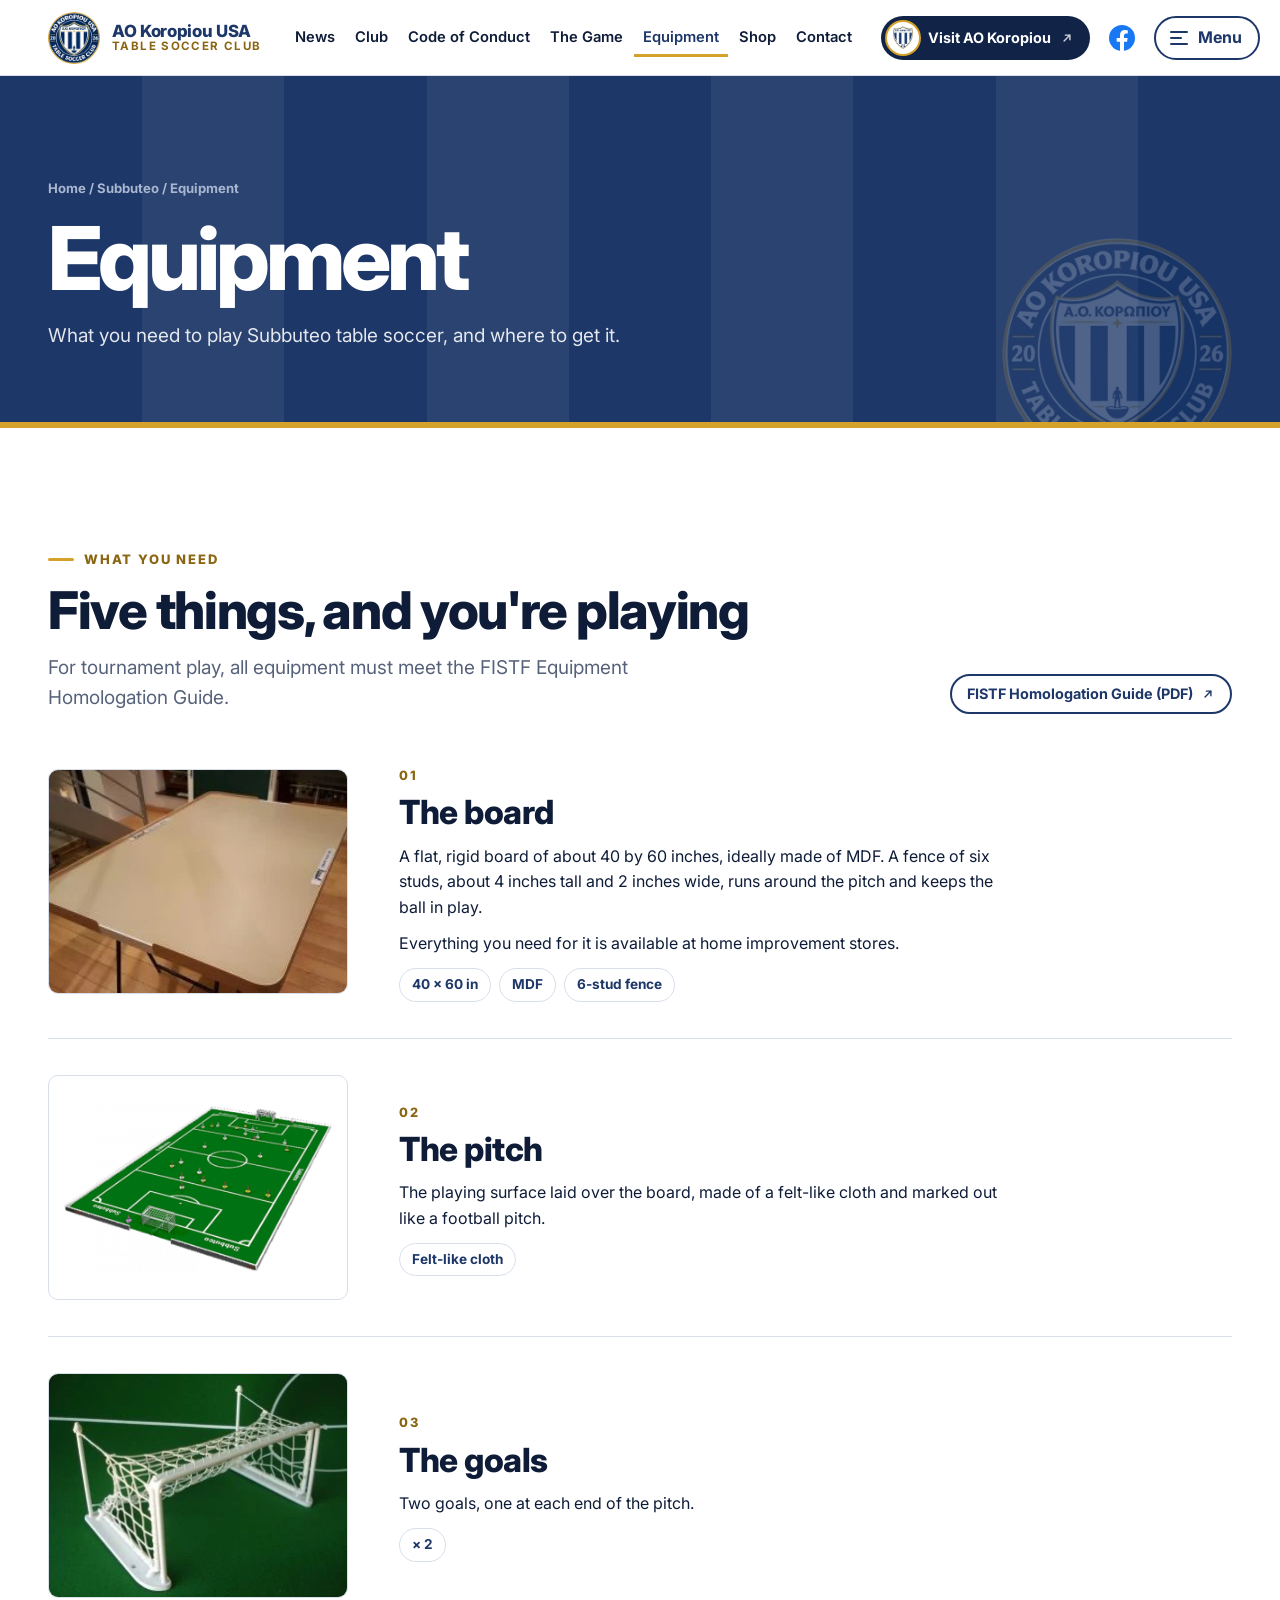
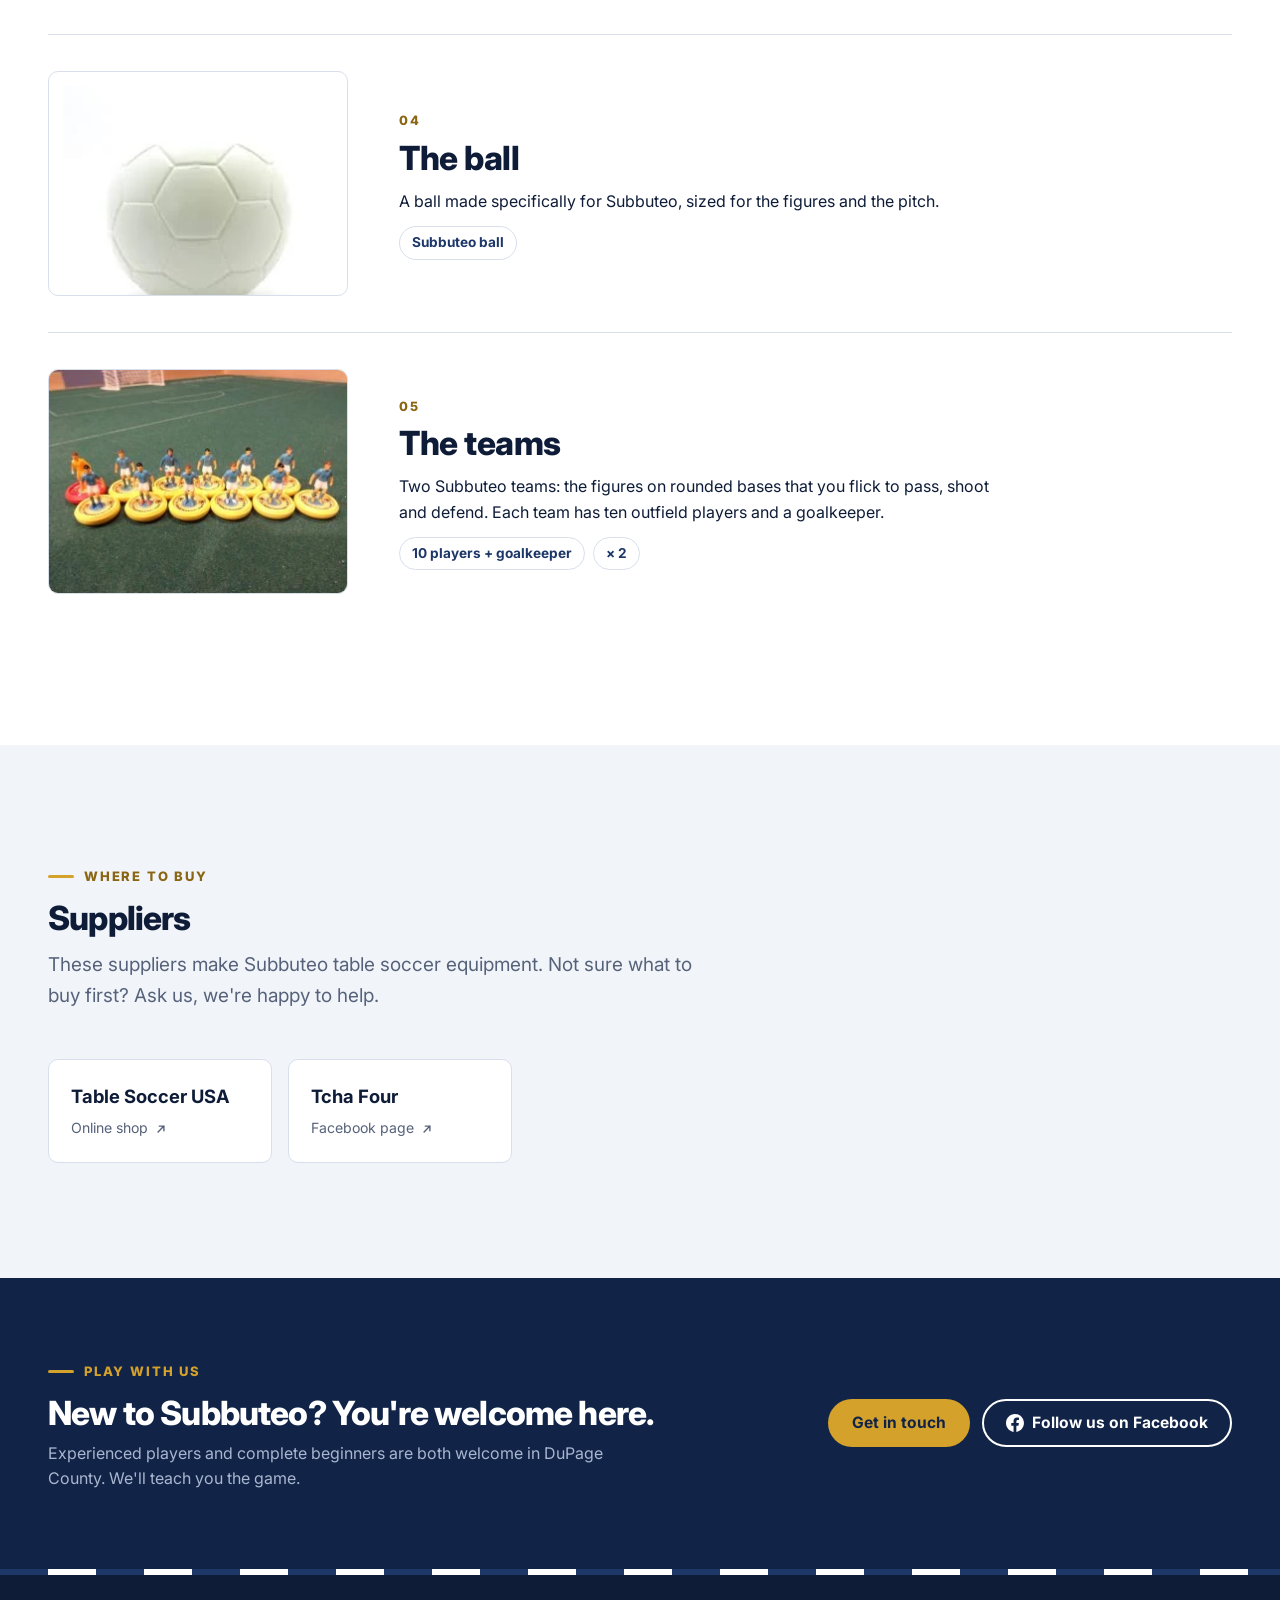
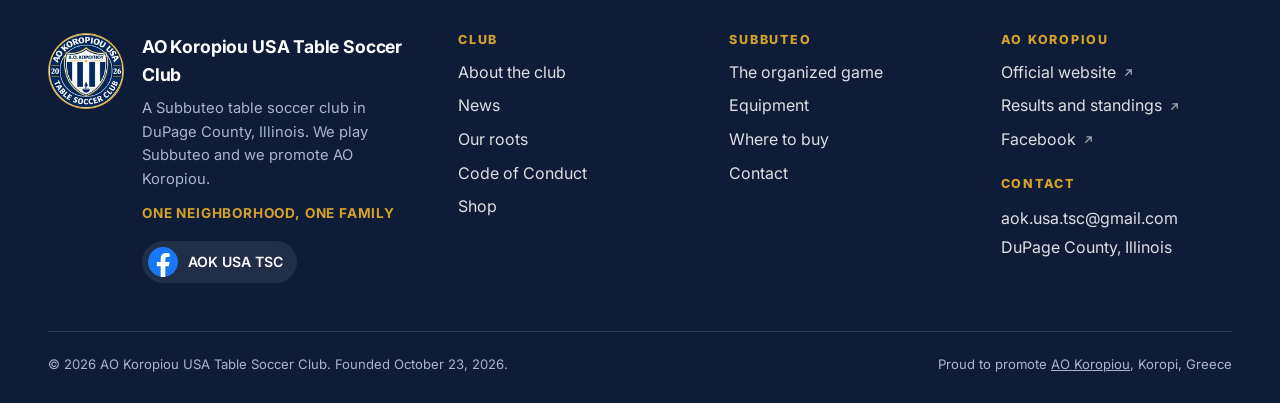
<file: equipment.html>
<!doctype html>
<html lang="en">
<head>
<meta charset="utf-8">
<meta name="viewport" content="width=device-width, initial-scale=1">
<title>Equipment · AO Koropiou USA TSC</title>
<meta name="description" content="The board, pitch, goals, ball and teams you need to play Subbuteo, and where to buy them.">
<meta name="theme-color" content="#112448">
<meta property="og:type" content="website">
<meta property="og:title" content="Equipment · AO Koropiou USA TSC">
<meta property="og:description" content="The board, pitch, goals, ball and teams you need to play Subbuteo, and where to buy them.">
<meta property="og:image" content="assets/img/og-banner.jpg">
<link rel="icon" type="image/png" sizes="32x32" href="assets/img/favicon-32.png">
<link rel="icon" type="image/png" sizes="48x48" href="assets/img/favicon-48.png">
<link rel="apple-touch-icon" href="assets/img/apple-touch-icon.png">
<link rel="preconnect" href="https://fonts.googleapis.com">
<link rel="preconnect" href="https://fonts.gstatic.com" crossorigin>
<link href="https://fonts.googleapis.com/css2?family=Inter:wght@400;500;600;700;800&display=swap" rel="stylesheet">
<link rel="stylesheet" href="assets/css/site.css">
</head>
<body data-group="game">
<a class="skip-link" href="#main">Skip to content</a>
<header class="site-header">
  <div class="wrap header-row">
    <a class="brand" href="index.html" aria-label="AO Koropiou USA Table Soccer Club, home">
      <img src="assets/img/crest-128.webp" alt="" width="52" height="52">
      <span class="brand-text"><strong>AO Koropiou USA</strong><span>Table Soccer Club</span></span>
    </a>
    <nav class="tabs" aria-label="Main"><ul><li><a href="news.html">News</a></li><li><a href="club.html">Club</a></li><li><a href="conduct.html">Code of Conduct</a></li><li><a href="game.html">The Game</a></li><li><a href="equipment.html" aria-current="page">Equipment</a></li><li><a href="shop.html">Shop</a></li><li><a href="contact.html">Contact</a></li></ul></nav>
    <div class="header-actions">
      <a class="aok-btn" href="https://aok.farosincepta.com" target="_blank" rel="noopener" title="AO Koropiou official website (opens in a new tab)">
        <span class="mini-crest"><img src="assets/img/aok-crest-64.webp" alt="" width="20" height="23"></span><span class="label-long">Visit AO Koropiou</span><span class="label-short">AO Koropiou</span><svg class="ext" viewBox="0 0 24 24" fill="none" stroke="currentColor" stroke-width="2.4" stroke-linecap="round" stroke-linejoin="round" aria-hidden="true"><path d="M7 17 17 7M9 7h8v8"/></svg></a>
      <a class="icon-btn header-fb" href="https://www.facebook.com/AOK.USA.TSC" target="_blank" rel="noopener" aria-label="AO Koropiou USA TSC on Facebook"><svg viewBox="0 0 24 24" aria-hidden="true"><circle cx="12" cy="12" r="12" fill="#1877F2"/><path fill="#fff" d="M16.67 15.47 17.2 12h-3.33V9.75c0-.95.47-1.87 1.96-1.87h1.51V4.93s-1.37-.23-2.68-.23c-2.74 0-4.53 1.66-4.53 4.66V12H7.09v3.47h3.04V24a12.1 12.1 0 0 0 3.74 0v-8.53z"/></svg></a>
      <button class="menu-btn" type="button" aria-haspopup="dialog" aria-controls="drawer"><span class="bars" aria-hidden="true"><i></i><i></i><i></i></span><span class="label">Menu</span></button>
    </div>
  </div>
</header>
<div class="drawer-scrim" data-close></div>
<aside class="drawer" id="drawer" role="dialog" aria-modal="true" aria-label="Menu">
  <div class="drawer-top">
    <img src="assets/img/crest-128.webp" alt="" width="40" height="40">
    <strong>AO Koropiou USA TSC</strong>
    <button class="drawer-close" type="button" data-close>Close<svg viewBox="0 0 24 24" fill="none" stroke="currentColor" stroke-width="2.4" stroke-linecap="round" aria-hidden="true"><path d="M6 6l12 12M18 6 6 18"/></svg></button>
  </div>
  <div class="drawer-body">
    <ul class="drawer-groups">
      <li><a class="group-btn" href="index.html" style="text-decoration:none">Home</a></li>
      <li><button class="group-btn" type="button" data-group="club" aria-expanded="false" aria-controls="dp-club">Club<svg viewBox="0 0 24 24" fill="none" stroke="currentColor" stroke-width="2.2" stroke-linecap="round" stroke-linejoin="round" aria-hidden="true"><path d="M5 12h14M13 6l6 6-6 6"/></svg></button><div class="drawer-sub" id="ds-club" hidden><a href="club.html">About the club</a><a href="club.html#history">Subbuteo in Illinois</a><a href="club.html#achievements">Achievements</a><a href="conduct.html">Code of Conduct</a></div></li><li><button class="group-btn" type="button" data-group="game" aria-expanded="false" aria-controls="dp-game">Subbuteo<svg viewBox="0 0 24 24" fill="none" stroke="currentColor" stroke-width="2.2" stroke-linecap="round" stroke-linejoin="round" aria-hidden="true"><path d="M5 12h14M13 6l6 6-6 6"/></svg></button><div class="drawer-sub" id="ds-game" hidden><a href="game.html">The organized game</a><a href="equipment.html">Equipment</a><a href="equipment.html#suppliers">Where to buy</a></div></li><li><button class="group-btn" type="button" data-group="news" aria-expanded="false" aria-controls="dp-news">News<svg viewBox="0 0 24 24" fill="none" stroke="currentColor" stroke-width="2.2" stroke-linecap="round" stroke-linejoin="round" aria-hidden="true"><path d="M5 12h14M13 6l6 6-6 6"/></svg></button><div class="drawer-sub" id="ds-news" hidden><a href="news.html">Latest news</a><a href="news.html#roots">Our roots: the archive</a></div></li><li><button class="group-btn" type="button" data-group="shop" aria-expanded="false" aria-controls="dp-shop">Shop<svg viewBox="0 0 24 24" fill="none" stroke="currentColor" stroke-width="2.2" stroke-linecap="round" stroke-linejoin="round" aria-hidden="true"><path d="M5 12h14M13 6l6 6-6 6"/></svg></button><div class="drawer-sub" id="ds-shop" hidden><a href="shop.html">Club merchandise</a><a href="shop.html#notify">Ask about an item</a></div></li><li><button class="group-btn" type="button" data-group="contact" aria-expanded="false" aria-controls="dp-contact">Contact<svg viewBox="0 0 24 24" fill="none" stroke="currentColor" stroke-width="2.2" stroke-linecap="round" stroke-linejoin="round" aria-hidden="true"><path d="M5 12h14M13 6l6 6-6 6"/></svg></button><div class="drawer-sub" id="ds-contact" hidden><a href="contact.html">Send us a message</a><a href="contact.html#form">Join the club</a><a href="https://www.facebook.com/AOK.USA.TSC" target="_blank" rel="noopener">AOK USA on Facebook<svg class="ext" viewBox="0 0 24 24" fill="none" stroke="currentColor" stroke-width="2.4" stroke-linecap="round" stroke-linejoin="round" aria-hidden="true"><path d="M7 17 17 7M9 7h8v8"/></svg></a></div></li><li><button class="group-btn gold" type="button" data-group="aok" aria-expanded="false" aria-controls="dp-aok">AO Koropiou<svg viewBox="0 0 24 24" fill="none" stroke="currentColor" stroke-width="2.2" stroke-linecap="round" stroke-linejoin="round" aria-hidden="true"><path d="M5 12h14M13 6l6 6-6 6"/></svg></button><div class="drawer-sub" id="ds-aok" hidden><a href="https://aok.farosincepta.com" target="_blank" rel="noopener">Official website<svg class="ext" viewBox="0 0 24 24" fill="none" stroke="currentColor" stroke-width="2.4" stroke-linecap="round" stroke-linejoin="round" aria-hidden="true"><path d="M7 17 17 7M9 7h8v8"/></svg></a><a href="https://aok.farosincepta.com/matches.html" target="_blank" rel="noopener">Results and standings<svg class="ext" viewBox="0 0 24 24" fill="none" stroke="currentColor" stroke-width="2.4" stroke-linecap="round" stroke-linejoin="round" aria-hidden="true"><path d="M7 17 17 7M9 7h8v8"/></svg></a><a href="https://www.facebook.com/aokoropiou" target="_blank" rel="noopener">AO Koropiou on Facebook<svg class="ext" viewBox="0 0 24 24" fill="none" stroke="currentColor" stroke-width="2.4" stroke-linecap="round" stroke-linejoin="round" aria-hidden="true"><path d="M7 17 17 7M9 7h8v8"/></svg></a></div></li>
    </ul>
    <div class="drawer-panels"><div class="drawer-panel" id="dp-club" hidden><h3>Club</h3><a href="club.html">About the club</a><a href="club.html#history">Subbuteo in Illinois</a><a href="club.html#achievements">Achievements</a><a href="conduct.html">Code of Conduct</a></div><div class="drawer-panel" id="dp-game" hidden><h3>Subbuteo</h3><a href="game.html">The organized game</a><a href="equipment.html">Equipment</a><a href="equipment.html#suppliers">Where to buy</a></div><div class="drawer-panel" id="dp-news" hidden><h3>News</h3><a href="news.html">Latest news</a><a href="news.html#roots">Our roots: the archive</a></div><div class="drawer-panel" id="dp-shop" hidden><h3>Shop</h3><a href="shop.html">Club merchandise</a><a href="shop.html#notify">Ask about an item</a></div><div class="drawer-panel" id="dp-contact" hidden><h3>Contact</h3><a href="contact.html">Send us a message</a><a href="contact.html#form">Join the club</a><a href="https://www.facebook.com/AOK.USA.TSC" target="_blank" rel="noopener">AOK USA on Facebook<svg class="ext" viewBox="0 0 24 24" fill="none" stroke="currentColor" stroke-width="2.4" stroke-linecap="round" stroke-linejoin="round" aria-hidden="true"><path d="M7 17 17 7M9 7h8v8"/></svg></a></div><div class="drawer-panel" id="dp-aok" hidden><h3>AO Koropiou</h3><a href="https://aok.farosincepta.com" target="_blank" rel="noopener">Official website<svg class="ext" viewBox="0 0 24 24" fill="none" stroke="currentColor" stroke-width="2.4" stroke-linecap="round" stroke-linejoin="round" aria-hidden="true"><path d="M7 17 17 7M9 7h8v8"/></svg></a><a href="https://aok.farosincepta.com/matches.html" target="_blank" rel="noopener">Results and standings<svg class="ext" viewBox="0 0 24 24" fill="none" stroke="currentColor" stroke-width="2.4" stroke-linecap="round" stroke-linejoin="round" aria-hidden="true"><path d="M7 17 17 7M9 7h8v8"/></svg></a><a href="https://www.facebook.com/aokoropiou" target="_blank" rel="noopener">AO Koropiou on Facebook<svg class="ext" viewBox="0 0 24 24" fill="none" stroke="currentColor" stroke-width="2.4" stroke-linecap="round" stroke-linejoin="round" aria-hidden="true"><path d="M7 17 17 7M9 7h8v8"/></svg></a><p>The football club of Koropi, Greece, since 1903. We carry its name and colors in the USA.</p></div></div>
  </div>
  <div class="drawer-foot">
    <a class="btn btn-gold btn-sm" href="https://aok.farosincepta.com" target="_blank" rel="noopener">Visit AO Koropiou<svg class="ext" viewBox="0 0 24 24" fill="none" stroke="currentColor" stroke-width="2.4" stroke-linecap="round" stroke-linejoin="round" aria-hidden="true"><path d="M7 17 17 7M9 7h8v8"/></svg></a>
    <a class="btn btn-fb btn-sm" href="https://www.facebook.com/aokoropiou" target="_blank" rel="noopener"><svg class="ico" viewBox="0 0 24 24" aria-hidden="true"><path fill="currentColor" d="M24 12.07C24 5.4 18.63 0 12 0S0 5.4 0 12.07C0 18.1 4.39 23.1 10.13 24v-8.44H7.08v-3.49h3.04V9.41c0-3.02 1.8-4.7 4.54-4.7 1.31 0 2.68.24 2.68.24v2.97h-1.5c-1.5 0-1.96.93-1.96 1.89v2.26h3.33l-.53 3.49h-2.8V24C19.62 23.1 24 18.1 24 12.07z"/></svg>AO Koropiou</a>
    <div class="socials"><a class="social" href="https://www.facebook.com/AOK.USA.TSC" target="_blank" rel="noopener"><svg viewBox="0 0 24 24" aria-hidden="true"><circle cx="12" cy="12" r="12" fill="#1877F2"/><path fill="#fff" d="M16.67 15.47 17.2 12h-3.33V9.75c0-.95.47-1.87 1.96-1.87h1.51V4.93s-1.37-.23-2.68-.23c-2.74 0-4.53 1.66-4.53 4.66V12H7.09v3.47h3.04V24a12.1 12.1 0 0 0 3.74 0v-8.53z"/></svg>AOK USA TSC</a></div>
  </div>
</aside>
<main id="main">
<section class="page-head">
  <div class="stripes" aria-hidden="true"><span></span><span></span><span></span><span></span><span></span><span></span><span></span><span></span><span></span></div>
  <img class="head-crest" src="assets/img/crest-256.webp" alt="" width="240" height="240">
  <div class="wrap">
    <div class="crumb"><a href="index.html">Home</a> / <a href="game.html">Subbuteo</a> / Equipment</div>
    <h1>Equipment</h1>
    <p>What you need to play Subbuteo table soccer, and where to get it.</p>
  </div>
</section>
<section class="section" aria-labelledby="e1-h">
  <div class="wrap">
    <div class="section-head"><div><span class="eyebrow">What you need</span><h2 id="e1-h">Five things, and you're playing</h2>
      <p>For tournament play, all equipment must meet the FISTF Equipment Homologation Guide.</p></div>
      <a class="btn btn-line dark btn-sm" href="http://fistf.com/wp-content/uploads/2014/03/FISTF-Equipment-Homologation-Guide_1_1.pdf" target="_blank" rel="noopener">FISTF Homologation Guide (PDF)<svg class="ext" viewBox="0 0 24 24" fill="none" stroke="currentColor" stroke-width="2.4" stroke-linecap="round" stroke-linejoin="round" aria-hidden="true"><path d="M7 17 17 7M9 7h8v8"/></svg></a></div>
    <div class="kit"><div class="kit-item"><div class="kit-art cover"><img src="assets/img/eq-board.webp" alt="A Subbuteo board with a raised wooden fence" width="300" height="190" loading="lazy"></div><div><span class="n">01</span><h3>The board</h3><p>A flat, rigid board of about 40 by 60 inches, ideally made of MDF. A fence of six studs, about 4 inches tall and 2 inches wide, runs around the pitch and keeps the ball in play.</p><p>Everything you need for it is available at home improvement stores.</p><div class="spec"><span>40 × 60 in</span><span>MDF</span><span>6-stud fence</span></div></div></div><div class="kit-item"><div class="kit-art contain"><img src="assets/img/eq-pitch.png" alt="A green Subbuteo pitch with figures and goals" width="300" height="188" loading="lazy"></div><div><span class="n">02</span><h3>The pitch</h3><p>The playing surface laid over the board, made of a felt-like cloth and marked out like a football pitch.</p><div class="spec"><span>Felt-like cloth</span></div></div></div><div class="kit-item"><div class="kit-art cover"><img src="assets/img/eq-goals.webp" alt="A white Subbuteo goal with net" width="300" height="225" loading="lazy"></div><div><span class="n">03</span><h3>The goals</h3><p>Two goals, one at each end of the pitch.</p><div class="spec"><span>× 2</span></div></div></div><div class="kit-item"><div class="kit-art contain"><img src="assets/img/eq-ball.webp" alt="A white Subbuteo ball" width="225" height="224" loading="lazy"></div><div><span class="n">04</span><h3>The ball</h3><p>A ball made specifically for Subbuteo, sized for the figures and the pitch.</p><div class="spec"><span>Subbuteo ball</span></div></div></div><div class="kit-item"><div class="kit-art cover"><img src="assets/img/eq-teams.webp" alt="A Subbuteo team of figures on yellow bases" width="300" height="225" loading="lazy"></div><div><span class="n">05</span><h3>The teams</h3><p>Two Subbuteo teams: the figures on rounded bases that you flick to pass, shoot and defend. Each team has ten outfield players and a goalkeeper.</p><div class="spec"><span>10 players + goalkeeper</span><span>× 2</span></div></div></div></div>
  </div>
</section>
<section class="section cloud" id="suppliers" aria-labelledby="e2-h">
  <div class="wrap">
    <div class="section-head"><div><span class="eyebrow">Where to buy</span><h2 id="e2-h" style="font-size:var(--s3)">Suppliers</h2>
      <p>These suppliers make Subbuteo table soccer equipment. Not sure what to buy first? Ask us, we're happy to help.</p></div></div>
    <div class="suppliers"><a class="supplier" href="https://www.tablesoccerusa.shop/" target="_blank" rel="noopener"><b>Table Soccer USA</b><span>Online shop<svg class="ext" viewBox="0 0 24 24" fill="none" stroke="currentColor" stroke-width="2.4" stroke-linecap="round" stroke-linejoin="round" aria-hidden="true"><path d="M7 17 17 7M9 7h8v8"/></svg></span></a><a class="supplier" href="https://www.facebook.com/tcha.four" target="_blank" rel="noopener"><b>Tcha Four</b><span>Facebook page<svg class="ext" viewBox="0 0 24 24" fill="none" stroke="currentColor" stroke-width="2.4" stroke-linecap="round" stroke-linejoin="round" aria-hidden="true"><path d="M7 17 17 7M9 7h8v8"/></svg></span></a></div>
  </div>
</section>
<section class="section tight deep">
  <div class="wrap cta-band">
    <div><span class="eyebrow">Play with us</span><h2>New to Subbuteo? You're welcome here.</h2>
      <p>Experienced players and complete beginners are both welcome in DuPage County. We'll teach you the game.</p></div>
    <div class="btns">
      <a class="btn btn-gold" href="contact.html#form">Get in touch</a>
      <a class="btn btn-line" href="https://www.facebook.com/AOK.USA.TSC" target="_blank" rel="noopener"><svg class="ico" viewBox="0 0 24 24" aria-hidden="true"><path fill="currentColor" d="M24 12.07C24 5.4 18.63 0 12 0S0 5.4 0 12.07C0 18.1 4.39 23.1 10.13 24v-8.44H7.08v-3.49h3.04V9.41c0-3.02 1.8-4.7 4.54-4.7 1.31 0 2.68.24 2.68.24v2.97h-1.5c-1.5 0-1.96.93-1.96 1.89v2.26h3.33l-.53 3.49h-2.8V24C19.62 23.1 24 18.1 24 12.07z"/></svg>Follow us on Facebook</a>
    </div>
  </div>
</section>
</main>
<footer class="site-footer">
  <div class="wrap">
    <div class="foot-grid">
      <div class="foot-brand">
        <img src="assets/img/crest-128.webp" alt="" width="76" height="76" loading="lazy">
        <div><strong>AO Koropiou USA Table Soccer Club</strong>
          <p>A Subbuteo table soccer club in DuPage County, Illinois. We play Subbuteo and we promote AO Koropiou.</p>
          <p class="motto">One Neighborhood, One Family</p>
          <div class="socials" style="margin-top:16px"><a class="social" href="https://www.facebook.com/AOK.USA.TSC" target="_blank" rel="noopener"><svg viewBox="0 0 24 24" aria-hidden="true"><circle cx="12" cy="12" r="12" fill="#1877F2"/><path fill="#fff" d="M16.67 15.47 17.2 12h-3.33V9.75c0-.95.47-1.87 1.96-1.87h1.51V4.93s-1.37-.23-2.68-.23c-2.74 0-4.53 1.66-4.53 4.66V12H7.09v3.47h3.04V24a12.1 12.1 0 0 0 3.74 0v-8.53z"/></svg>AOK USA TSC</a></div>
        </div>
      </div>
      <div><h4>Club</h4><ul>
        <li><a href="club.html">About the club</a></li><li><a href="news.html">News</a></li>
        <li><a href="news.html#roots">Our roots</a></li><li><a href="conduct.html">Code of Conduct</a></li><li><a href="shop.html">Shop</a></li></ul></div>
      <div><h4>Subbuteo</h4><ul>
        <li><a href="game.html">The organized game</a></li><li><a href="equipment.html">Equipment</a></li>
        <li><a href="equipment.html#suppliers">Where to buy</a></li><li><a href="contact.html">Contact</a></li></ul></div>
      <div><h4>AO Koropiou</h4><ul>
        <li><a href="https://aok.farosincepta.com" target="_blank" rel="noopener">Official website<svg class="ext" viewBox="0 0 24 24" fill="none" stroke="currentColor" stroke-width="2.4" stroke-linecap="round" stroke-linejoin="round" aria-hidden="true"><path d="M7 17 17 7M9 7h8v8"/></svg></a></li><li><a href="https://aok.farosincepta.com/matches.html" target="_blank" rel="noopener">Results and standings<svg class="ext" viewBox="0 0 24 24" fill="none" stroke="currentColor" stroke-width="2.4" stroke-linecap="round" stroke-linejoin="round" aria-hidden="true"><path d="M7 17 17 7M9 7h8v8"/></svg></a></li>
        <li><a href="https://www.facebook.com/aokoropiou" target="_blank" rel="noopener">Facebook<svg class="ext" viewBox="0 0 24 24" fill="none" stroke="currentColor" stroke-width="2.4" stroke-linecap="round" stroke-linejoin="round" aria-hidden="true"><path d="M7 17 17 7M9 7h8v8"/></svg></a></li></ul>
        <h4 style="margin-top:24px">Contact</h4>
        <address><a href="mailto:aok.usa.tsc@gmail.com">aok.usa.tsc@gmail.com</a><br>DuPage County, Illinois</address></div>
    </div>
    <div class="foot-bottom">
      <span>© <span data-year>2026</span> AO Koropiou USA Table Soccer Club. Founded October 23, 2026.</span>
      <span>Proud to promote <a href="https://aok.farosincepta.com" target="_blank" rel="noopener">AO Koropiou</a>, Koropi, Greece</span>
    </div>
  </div>
</footer>
<script src="assets/js/config.js"></script>
<script src="assets/js/app.js"></script>
</body>
</html>
</file>
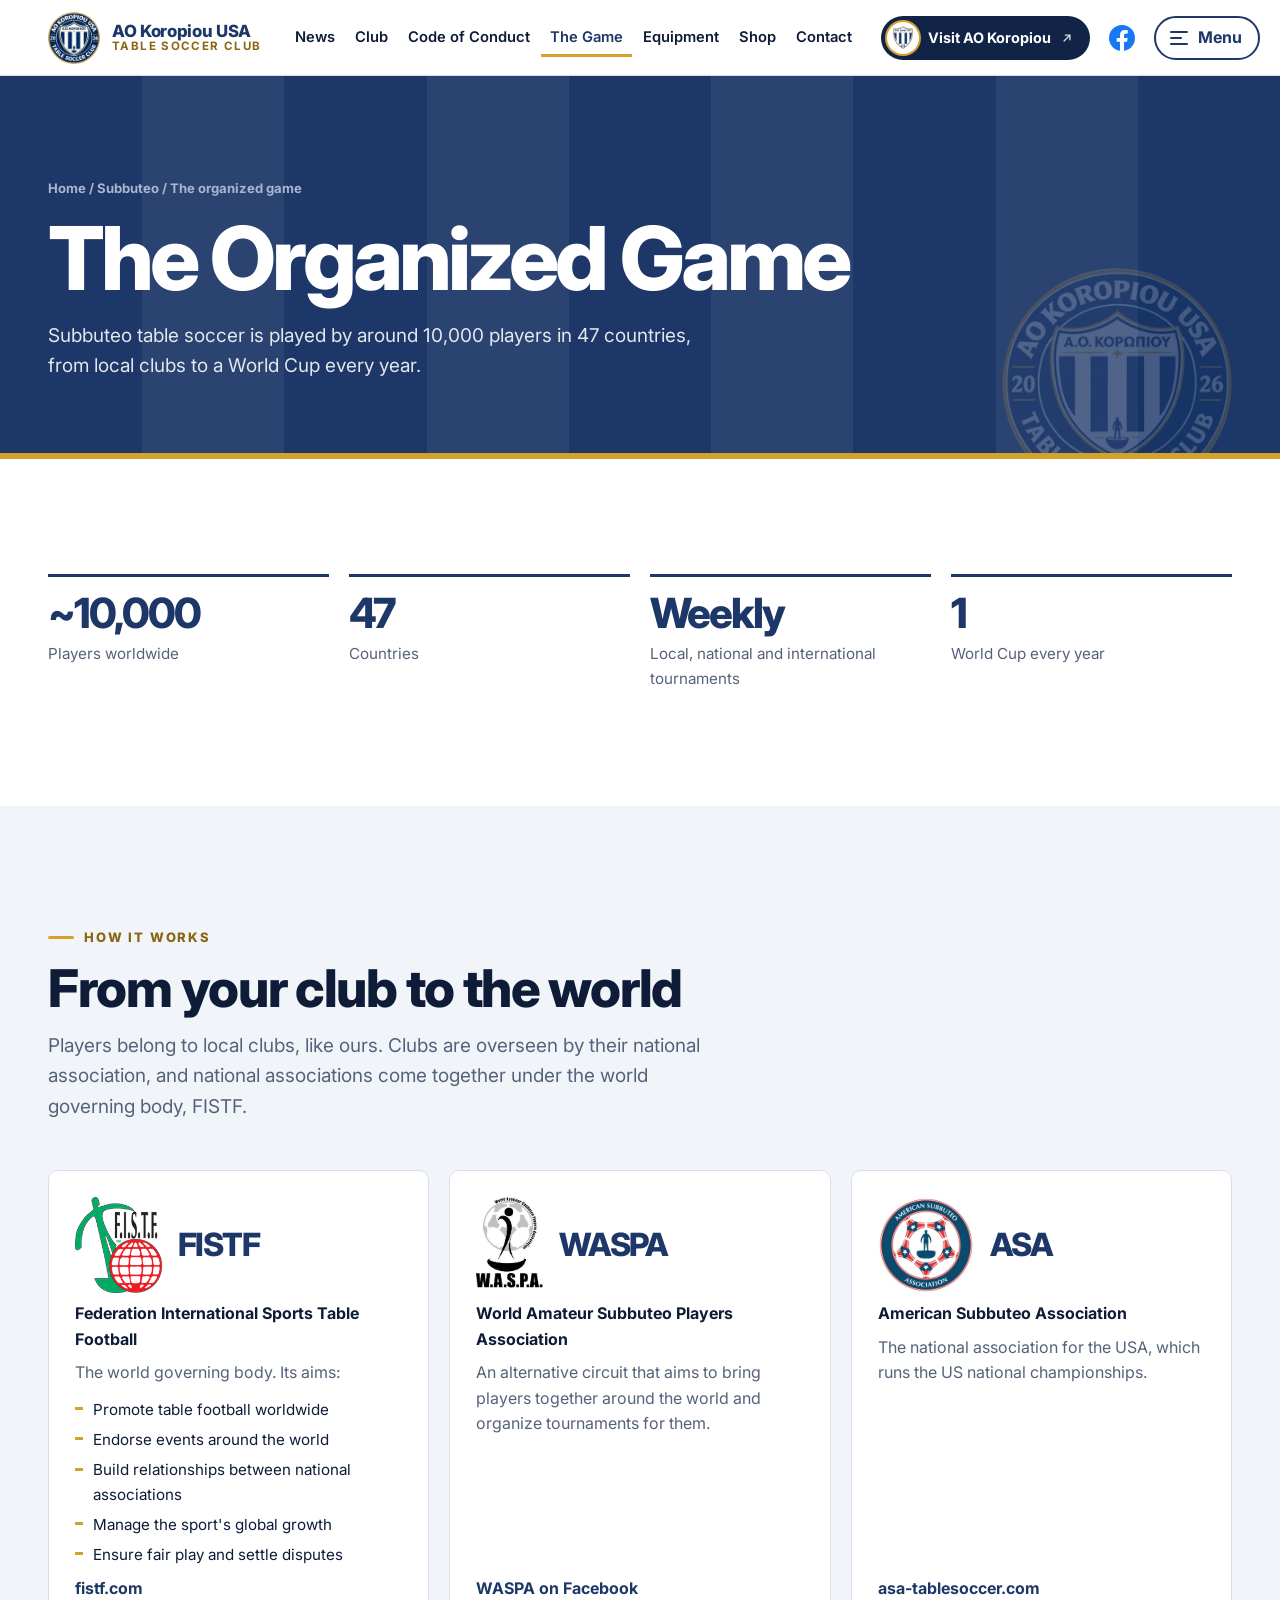
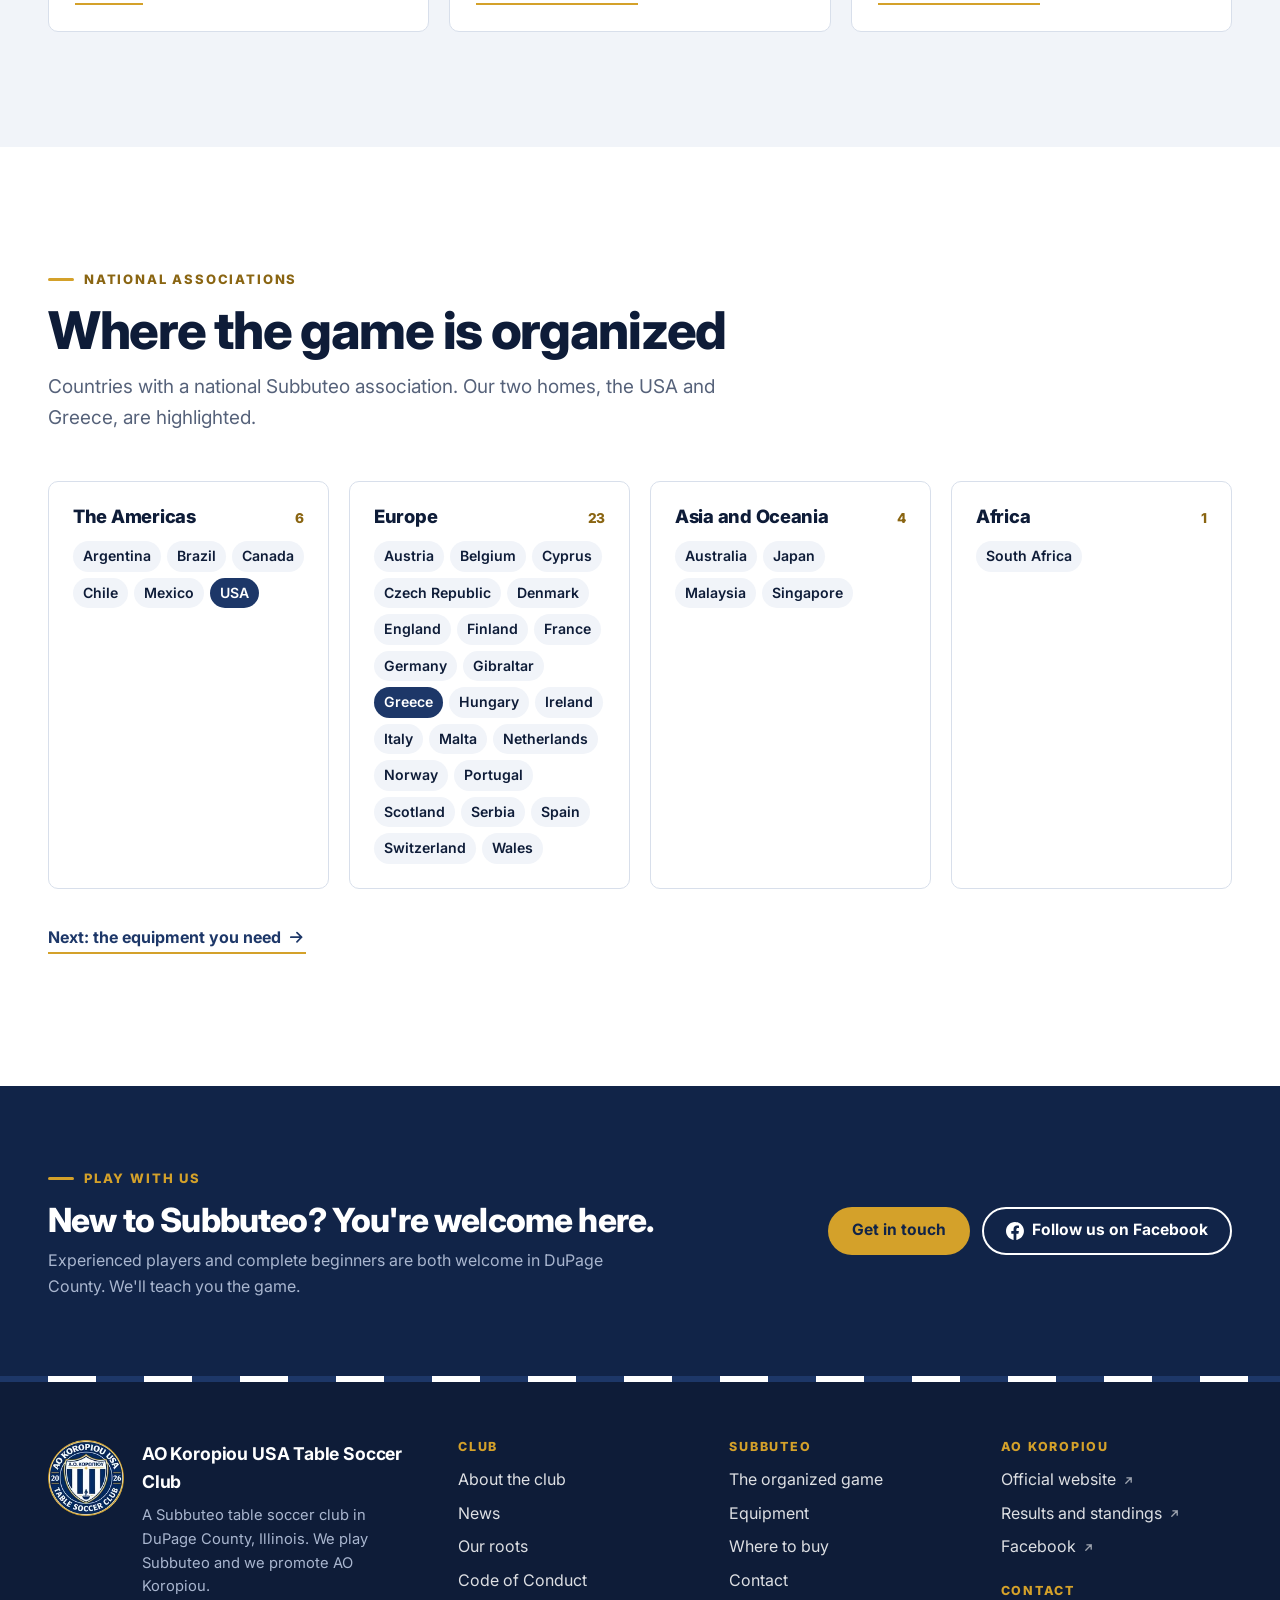
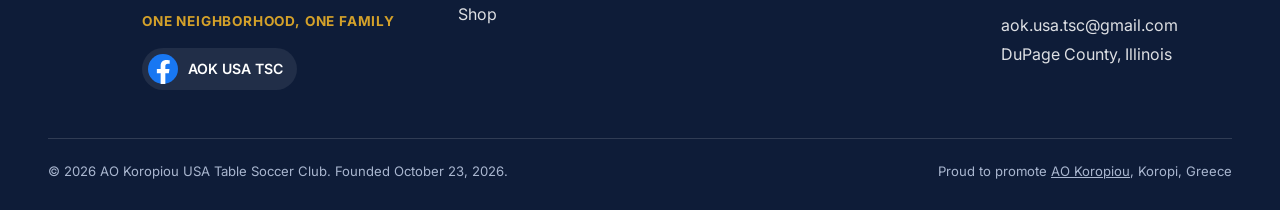
<file: game.html>
<!doctype html>
<html lang="en">
<head>
<meta charset="utf-8">
<meta name="viewport" content="width=device-width, initial-scale=1">
<title>The Organized Game · AO Koropiou USA TSC</title>
<meta name="description" content="How Subbuteo table soccer is organized: clubs, national associations, FISTF and WASPA.">
<meta name="theme-color" content="#112448">
<meta property="og:type" content="website">
<meta property="og:title" content="The Organized Game · AO Koropiou USA TSC">
<meta property="og:description" content="How Subbuteo table soccer is organized: clubs, national associations, FISTF and WASPA.">
<meta property="og:image" content="assets/img/og-banner.jpg">
<link rel="icon" type="image/png" sizes="32x32" href="assets/img/favicon-32.png">
<link rel="icon" type="image/png" sizes="48x48" href="assets/img/favicon-48.png">
<link rel="apple-touch-icon" href="assets/img/apple-touch-icon.png">
<link rel="preconnect" href="https://fonts.googleapis.com">
<link rel="preconnect" href="https://fonts.gstatic.com" crossorigin>
<link href="https://fonts.googleapis.com/css2?family=Inter:wght@400;500;600;700;800&display=swap" rel="stylesheet">
<link rel="stylesheet" href="assets/css/site.css">
</head>
<body data-group="game">
<a class="skip-link" href="#main">Skip to content</a>
<header class="site-header">
  <div class="wrap header-row">
    <a class="brand" href="index.html" aria-label="AO Koropiou USA Table Soccer Club, home">
      <img src="assets/img/crest-128.webp" alt="" width="52" height="52">
      <span class="brand-text"><strong>AO Koropiou USA</strong><span>Table Soccer Club</span></span>
    </a>
    <nav class="tabs" aria-label="Main"><ul><li><a href="news.html">News</a></li><li><a href="club.html">Club</a></li><li><a href="conduct.html">Code of Conduct</a></li><li><a href="game.html" aria-current="page">The Game</a></li><li><a href="equipment.html">Equipment</a></li><li><a href="shop.html">Shop</a></li><li><a href="contact.html">Contact</a></li></ul></nav>
    <div class="header-actions">
      <a class="aok-btn" href="https://aok.farosincepta.com" target="_blank" rel="noopener" title="AO Koropiou official website (opens in a new tab)">
        <span class="mini-crest"><img src="assets/img/aok-crest-64.webp" alt="" width="20" height="23"></span><span class="label-long">Visit AO Koropiou</span><span class="label-short">AO Koropiou</span><svg class="ext" viewBox="0 0 24 24" fill="none" stroke="currentColor" stroke-width="2.4" stroke-linecap="round" stroke-linejoin="round" aria-hidden="true"><path d="M7 17 17 7M9 7h8v8"/></svg></a>
      <a class="icon-btn header-fb" href="https://www.facebook.com/AOK.USA.TSC" target="_blank" rel="noopener" aria-label="AO Koropiou USA TSC on Facebook"><svg viewBox="0 0 24 24" aria-hidden="true"><circle cx="12" cy="12" r="12" fill="#1877F2"/><path fill="#fff" d="M16.67 15.47 17.2 12h-3.33V9.75c0-.95.47-1.87 1.96-1.87h1.51V4.93s-1.37-.23-2.68-.23c-2.74 0-4.53 1.66-4.53 4.66V12H7.09v3.47h3.04V24a12.1 12.1 0 0 0 3.74 0v-8.53z"/></svg></a>
      <button class="menu-btn" type="button" aria-haspopup="dialog" aria-controls="drawer"><span class="bars" aria-hidden="true"><i></i><i></i><i></i></span><span class="label">Menu</span></button>
    </div>
  </div>
</header>
<div class="drawer-scrim" data-close></div>
<aside class="drawer" id="drawer" role="dialog" aria-modal="true" aria-label="Menu">
  <div class="drawer-top">
    <img src="assets/img/crest-128.webp" alt="" width="40" height="40">
    <strong>AO Koropiou USA TSC</strong>
    <button class="drawer-close" type="button" data-close>Close<svg viewBox="0 0 24 24" fill="none" stroke="currentColor" stroke-width="2.4" stroke-linecap="round" aria-hidden="true"><path d="M6 6l12 12M18 6 6 18"/></svg></button>
  </div>
  <div class="drawer-body">
    <ul class="drawer-groups">
      <li><a class="group-btn" href="index.html" style="text-decoration:none">Home</a></li>
      <li><button class="group-btn" type="button" data-group="club" aria-expanded="false" aria-controls="dp-club">Club<svg viewBox="0 0 24 24" fill="none" stroke="currentColor" stroke-width="2.2" stroke-linecap="round" stroke-linejoin="round" aria-hidden="true"><path d="M5 12h14M13 6l6 6-6 6"/></svg></button><div class="drawer-sub" id="ds-club" hidden><a href="club.html">About the club</a><a href="club.html#history">Subbuteo in Illinois</a><a href="club.html#achievements">Achievements</a><a href="conduct.html">Code of Conduct</a></div></li><li><button class="group-btn" type="button" data-group="game" aria-expanded="false" aria-controls="dp-game">Subbuteo<svg viewBox="0 0 24 24" fill="none" stroke="currentColor" stroke-width="2.2" stroke-linecap="round" stroke-linejoin="round" aria-hidden="true"><path d="M5 12h14M13 6l6 6-6 6"/></svg></button><div class="drawer-sub" id="ds-game" hidden><a href="game.html">The organized game</a><a href="equipment.html">Equipment</a><a href="equipment.html#suppliers">Where to buy</a></div></li><li><button class="group-btn" type="button" data-group="news" aria-expanded="false" aria-controls="dp-news">News<svg viewBox="0 0 24 24" fill="none" stroke="currentColor" stroke-width="2.2" stroke-linecap="round" stroke-linejoin="round" aria-hidden="true"><path d="M5 12h14M13 6l6 6-6 6"/></svg></button><div class="drawer-sub" id="ds-news" hidden><a href="news.html">Latest news</a><a href="news.html#roots">Our roots: the archive</a></div></li><li><button class="group-btn" type="button" data-group="shop" aria-expanded="false" aria-controls="dp-shop">Shop<svg viewBox="0 0 24 24" fill="none" stroke="currentColor" stroke-width="2.2" stroke-linecap="round" stroke-linejoin="round" aria-hidden="true"><path d="M5 12h14M13 6l6 6-6 6"/></svg></button><div class="drawer-sub" id="ds-shop" hidden><a href="shop.html">Club merchandise</a><a href="shop.html#notify">Ask about an item</a></div></li><li><button class="group-btn" type="button" data-group="contact" aria-expanded="false" aria-controls="dp-contact">Contact<svg viewBox="0 0 24 24" fill="none" stroke="currentColor" stroke-width="2.2" stroke-linecap="round" stroke-linejoin="round" aria-hidden="true"><path d="M5 12h14M13 6l6 6-6 6"/></svg></button><div class="drawer-sub" id="ds-contact" hidden><a href="contact.html">Send us a message</a><a href="contact.html#form">Join the club</a><a href="https://www.facebook.com/AOK.USA.TSC" target="_blank" rel="noopener">AOK USA on Facebook<svg class="ext" viewBox="0 0 24 24" fill="none" stroke="currentColor" stroke-width="2.4" stroke-linecap="round" stroke-linejoin="round" aria-hidden="true"><path d="M7 17 17 7M9 7h8v8"/></svg></a></div></li><li><button class="group-btn gold" type="button" data-group="aok" aria-expanded="false" aria-controls="dp-aok">AO Koropiou<svg viewBox="0 0 24 24" fill="none" stroke="currentColor" stroke-width="2.2" stroke-linecap="round" stroke-linejoin="round" aria-hidden="true"><path d="M5 12h14M13 6l6 6-6 6"/></svg></button><div class="drawer-sub" id="ds-aok" hidden><a href="https://aok.farosincepta.com" target="_blank" rel="noopener">Official website<svg class="ext" viewBox="0 0 24 24" fill="none" stroke="currentColor" stroke-width="2.4" stroke-linecap="round" stroke-linejoin="round" aria-hidden="true"><path d="M7 17 17 7M9 7h8v8"/></svg></a><a href="https://aok.farosincepta.com/matches.html" target="_blank" rel="noopener">Results and standings<svg class="ext" viewBox="0 0 24 24" fill="none" stroke="currentColor" stroke-width="2.4" stroke-linecap="round" stroke-linejoin="round" aria-hidden="true"><path d="M7 17 17 7M9 7h8v8"/></svg></a><a href="https://www.facebook.com/aokoropiou" target="_blank" rel="noopener">AO Koropiou on Facebook<svg class="ext" viewBox="0 0 24 24" fill="none" stroke="currentColor" stroke-width="2.4" stroke-linecap="round" stroke-linejoin="round" aria-hidden="true"><path d="M7 17 17 7M9 7h8v8"/></svg></a></div></li>
    </ul>
    <div class="drawer-panels"><div class="drawer-panel" id="dp-club" hidden><h3>Club</h3><a href="club.html">About the club</a><a href="club.html#history">Subbuteo in Illinois</a><a href="club.html#achievements">Achievements</a><a href="conduct.html">Code of Conduct</a></div><div class="drawer-panel" id="dp-game" hidden><h3>Subbuteo</h3><a href="game.html">The organized game</a><a href="equipment.html">Equipment</a><a href="equipment.html#suppliers">Where to buy</a></div><div class="drawer-panel" id="dp-news" hidden><h3>News</h3><a href="news.html">Latest news</a><a href="news.html#roots">Our roots: the archive</a></div><div class="drawer-panel" id="dp-shop" hidden><h3>Shop</h3><a href="shop.html">Club merchandise</a><a href="shop.html#notify">Ask about an item</a></div><div class="drawer-panel" id="dp-contact" hidden><h3>Contact</h3><a href="contact.html">Send us a message</a><a href="contact.html#form">Join the club</a><a href="https://www.facebook.com/AOK.USA.TSC" target="_blank" rel="noopener">AOK USA on Facebook<svg class="ext" viewBox="0 0 24 24" fill="none" stroke="currentColor" stroke-width="2.4" stroke-linecap="round" stroke-linejoin="round" aria-hidden="true"><path d="M7 17 17 7M9 7h8v8"/></svg></a></div><div class="drawer-panel" id="dp-aok" hidden><h3>AO Koropiou</h3><a href="https://aok.farosincepta.com" target="_blank" rel="noopener">Official website<svg class="ext" viewBox="0 0 24 24" fill="none" stroke="currentColor" stroke-width="2.4" stroke-linecap="round" stroke-linejoin="round" aria-hidden="true"><path d="M7 17 17 7M9 7h8v8"/></svg></a><a href="https://aok.farosincepta.com/matches.html" target="_blank" rel="noopener">Results and standings<svg class="ext" viewBox="0 0 24 24" fill="none" stroke="currentColor" stroke-width="2.4" stroke-linecap="round" stroke-linejoin="round" aria-hidden="true"><path d="M7 17 17 7M9 7h8v8"/></svg></a><a href="https://www.facebook.com/aokoropiou" target="_blank" rel="noopener">AO Koropiou on Facebook<svg class="ext" viewBox="0 0 24 24" fill="none" stroke="currentColor" stroke-width="2.4" stroke-linecap="round" stroke-linejoin="round" aria-hidden="true"><path d="M7 17 17 7M9 7h8v8"/></svg></a><p>The football club of Koropi, Greece, since 1903. We carry its name and colors in the USA.</p></div></div>
  </div>
  <div class="drawer-foot">
    <a class="btn btn-gold btn-sm" href="https://aok.farosincepta.com" target="_blank" rel="noopener">Visit AO Koropiou<svg class="ext" viewBox="0 0 24 24" fill="none" stroke="currentColor" stroke-width="2.4" stroke-linecap="round" stroke-linejoin="round" aria-hidden="true"><path d="M7 17 17 7M9 7h8v8"/></svg></a>
    <a class="btn btn-fb btn-sm" href="https://www.facebook.com/aokoropiou" target="_blank" rel="noopener"><svg class="ico" viewBox="0 0 24 24" aria-hidden="true"><path fill="currentColor" d="M24 12.07C24 5.4 18.63 0 12 0S0 5.4 0 12.07C0 18.1 4.39 23.1 10.13 24v-8.44H7.08v-3.49h3.04V9.41c0-3.02 1.8-4.7 4.54-4.7 1.31 0 2.68.24 2.68.24v2.97h-1.5c-1.5 0-1.96.93-1.96 1.89v2.26h3.33l-.53 3.49h-2.8V24C19.62 23.1 24 18.1 24 12.07z"/></svg>AO Koropiou</a>
    <div class="socials"><a class="social" href="https://www.facebook.com/AOK.USA.TSC" target="_blank" rel="noopener"><svg viewBox="0 0 24 24" aria-hidden="true"><circle cx="12" cy="12" r="12" fill="#1877F2"/><path fill="#fff" d="M16.67 15.47 17.2 12h-3.33V9.75c0-.95.47-1.87 1.96-1.87h1.51V4.93s-1.37-.23-2.68-.23c-2.74 0-4.53 1.66-4.53 4.66V12H7.09v3.47h3.04V24a12.1 12.1 0 0 0 3.74 0v-8.53z"/></svg>AOK USA TSC</a></div>
  </div>
</aside>
<main id="main">
<section class="page-head">
  <div class="stripes" aria-hidden="true"><span></span><span></span><span></span><span></span><span></span><span></span><span></span><span></span><span></span></div>
  <img class="head-crest" src="assets/img/crest-256.webp" alt="" width="240" height="240">
  <div class="wrap">
    <div class="crumb"><a href="index.html">Home</a> / <a href="game.html">Subbuteo</a> / The organized game</div>
    <h1>The Organized Game</h1>
    <p>Subbuteo table soccer is played by around 10,000 players in 47 countries, from local clubs to a World Cup every year.</p>
  </div>
</section>
<section class="section" aria-labelledby="g1-h">
  <div class="wrap">
    <div class="stat-row">
      <div><b>~10,000</b><span>Players worldwide</span></div>
      <div><b>47</b><span>Countries</span></div>
      <div><b>Weekly</b><span>Local, national and international tournaments</span></div>
      <div><b>1</b><span>World Cup every year</span></div>
    </div>
  </div>
</section>
<section class="section cloud" aria-labelledby="g2-h">
  <div class="wrap">
    <div class="section-head"><div><span class="eyebrow">How it works</span><h2 id="g2-h">From your club to the world</h2>
      <p>Players belong to local clubs, like ours. Clubs are overseen by their national association, and national associations come together under the world governing body, FISTF.</p></div></div>
    <div class="org-list">
      <div class="org"><div class="org-top"><img class="org-logo" src="assets/img/logo-fistf.png" alt="FISTF logo" width="87" height="96" loading="lazy"><span class="abbr">FISTF</span></div><b>Federation International Sports Table Football</b><p>The world governing body. Its aims:</p>
        <ul><li>Promote table football worldwide</li><li>Endorse events around the world</li><li>Build relationships between national associations</li><li>Manage the sport's global growth</li><li>Ensure fair play and settle disputes</li></ul>
        <a class="link" href="http://fistf.com/" target="_blank" rel="noopener">fistf.com</a></div>
      <div class="org"><div class="org-top"><img class="org-logo" src="assets/img/logo-waspa.webp" alt="WASPA logo" width="67" height="96" loading="lazy"><span class="abbr">WASPA</span></div><b>World Amateur Subbuteo Players Association</b><p>An alternative circuit that aims to bring players together around the world and organize tournaments for them.</p>
        <a class="link" href="https://www.facebook.com/groups/waspasubbuteo/" target="_blank" rel="noopener">WASPA on Facebook</a></div>
      <div class="org"><div class="org-top"><img class="org-logo" src="assets/img/logo-asa.webp" alt="American Subbuteo Association logo" width="96" height="96" loading="lazy"><span class="abbr">ASA</span></div><b>American Subbuteo Association</b><p>The national association for the USA, which runs the US national championships.</p>
        <a class="link" href="https://asa-tablesoccer.com/" target="_blank" rel="noopener">asa-tablesoccer.com</a></div>
    </div>
  </div>
</section>
<section class="section" aria-labelledby="g3-h">
  <div class="wrap">
    <div class="section-head"><div><span class="eyebrow">National associations</span><h2 id="g3-h">Where the game is organized</h2>
      <p>Countries with a national Subbuteo association. Our two homes, the USA and Greece, are highlighted.</p></div></div>
    <div class="continents"><div class="continent"><h3>The Americas<span>6</span></h3><ul><li>Argentina</li><li>Brazil</li><li>Canada</li><li>Chile</li><li>Mexico</li><li class="home">USA</li></ul></div><div class="continent"><h3>Europe<span>23</span></h3><ul><li>Austria</li><li>Belgium</li><li>Cyprus</li><li>Czech Republic</li><li>Denmark</li><li>England</li><li>Finland</li><li>France</li><li>Germany</li><li>Gibraltar</li><li class="home">Greece</li><li>Hungary</li><li>Ireland</li><li>Italy</li><li>Malta</li><li>Netherlands</li><li>Norway</li><li>Portugal</li><li>Scotland</li><li>Serbia</li><li>Spain</li><li>Switzerland</li><li>Wales</li></ul></div><div class="continent"><h3>Asia and Oceania<span>4</span></h3><ul><li>Australia</li><li>Japan</li><li>Malaysia</li><li>Singapore</li></ul></div><div class="continent"><h3>Africa<span>1</span></h3><ul><li>South Africa</li></ul></div></div>
    <p style="margin-top:36px"><a class="link" href="equipment.html">Next: the equipment you need<svg class="ico" viewBox="0 0 24 24" fill="none" stroke="currentColor" stroke-width="2.2" stroke-linecap="round" stroke-linejoin="round" aria-hidden="true"><path d="M5 12h14M13 6l6 6-6 6"/></svg></a></p>
  </div>
</section>
<section class="section tight deep">
  <div class="wrap cta-band">
    <div><span class="eyebrow">Play with us</span><h2>New to Subbuteo? You're welcome here.</h2>
      <p>Experienced players and complete beginners are both welcome in DuPage County. We'll teach you the game.</p></div>
    <div class="btns">
      <a class="btn btn-gold" href="contact.html#form">Get in touch</a>
      <a class="btn btn-line" href="https://www.facebook.com/AOK.USA.TSC" target="_blank" rel="noopener"><svg class="ico" viewBox="0 0 24 24" aria-hidden="true"><path fill="currentColor" d="M24 12.07C24 5.4 18.63 0 12 0S0 5.4 0 12.07C0 18.1 4.39 23.1 10.13 24v-8.44H7.08v-3.49h3.04V9.41c0-3.02 1.8-4.7 4.54-4.7 1.31 0 2.68.24 2.68.24v2.97h-1.5c-1.5 0-1.96.93-1.96 1.89v2.26h3.33l-.53 3.49h-2.8V24C19.62 23.1 24 18.1 24 12.07z"/></svg>Follow us on Facebook</a>
    </div>
  </div>
</section>
</main>
<footer class="site-footer">
  <div class="wrap">
    <div class="foot-grid">
      <div class="foot-brand">
        <img src="assets/img/crest-128.webp" alt="" width="76" height="76" loading="lazy">
        <div><strong>AO Koropiou USA Table Soccer Club</strong>
          <p>A Subbuteo table soccer club in DuPage County, Illinois. We play Subbuteo and we promote AO Koropiou.</p>
          <p class="motto">One Neighborhood, One Family</p>
          <div class="socials" style="margin-top:16px"><a class="social" href="https://www.facebook.com/AOK.USA.TSC" target="_blank" rel="noopener"><svg viewBox="0 0 24 24" aria-hidden="true"><circle cx="12" cy="12" r="12" fill="#1877F2"/><path fill="#fff" d="M16.67 15.47 17.2 12h-3.33V9.75c0-.95.47-1.87 1.96-1.87h1.51V4.93s-1.37-.23-2.68-.23c-2.74 0-4.53 1.66-4.53 4.66V12H7.09v3.47h3.04V24a12.1 12.1 0 0 0 3.74 0v-8.53z"/></svg>AOK USA TSC</a></div>
        </div>
      </div>
      <div><h4>Club</h4><ul>
        <li><a href="club.html">About the club</a></li><li><a href="news.html">News</a></li>
        <li><a href="news.html#roots">Our roots</a></li><li><a href="conduct.html">Code of Conduct</a></li><li><a href="shop.html">Shop</a></li></ul></div>
      <div><h4>Subbuteo</h4><ul>
        <li><a href="game.html">The organized game</a></li><li><a href="equipment.html">Equipment</a></li>
        <li><a href="equipment.html#suppliers">Where to buy</a></li><li><a href="contact.html">Contact</a></li></ul></div>
      <div><h4>AO Koropiou</h4><ul>
        <li><a href="https://aok.farosincepta.com" target="_blank" rel="noopener">Official website<svg class="ext" viewBox="0 0 24 24" fill="none" stroke="currentColor" stroke-width="2.4" stroke-linecap="round" stroke-linejoin="round" aria-hidden="true"><path d="M7 17 17 7M9 7h8v8"/></svg></a></li><li><a href="https://aok.farosincepta.com/matches.html" target="_blank" rel="noopener">Results and standings<svg class="ext" viewBox="0 0 24 24" fill="none" stroke="currentColor" stroke-width="2.4" stroke-linecap="round" stroke-linejoin="round" aria-hidden="true"><path d="M7 17 17 7M9 7h8v8"/></svg></a></li>
        <li><a href="https://www.facebook.com/aokoropiou" target="_blank" rel="noopener">Facebook<svg class="ext" viewBox="0 0 24 24" fill="none" stroke="currentColor" stroke-width="2.4" stroke-linecap="round" stroke-linejoin="round" aria-hidden="true"><path d="M7 17 17 7M9 7h8v8"/></svg></a></li></ul>
        <h4 style="margin-top:24px">Contact</h4>
        <address><a href="mailto:aok.usa.tsc@gmail.com">aok.usa.tsc@gmail.com</a><br>DuPage County, Illinois</address></div>
    </div>
    <div class="foot-bottom">
      <span>© <span data-year>2026</span> AO Koropiou USA Table Soccer Club. Founded October 23, 2026.</span>
      <span>Proud to promote <a href="https://aok.farosincepta.com" target="_blank" rel="noopener">AO Koropiou</a>, Koropi, Greece</span>
    </div>
  </div>
</footer>
<script src="assets/js/config.js"></script>
<script src="assets/js/app.js"></script>
</body>
</html>
</file>
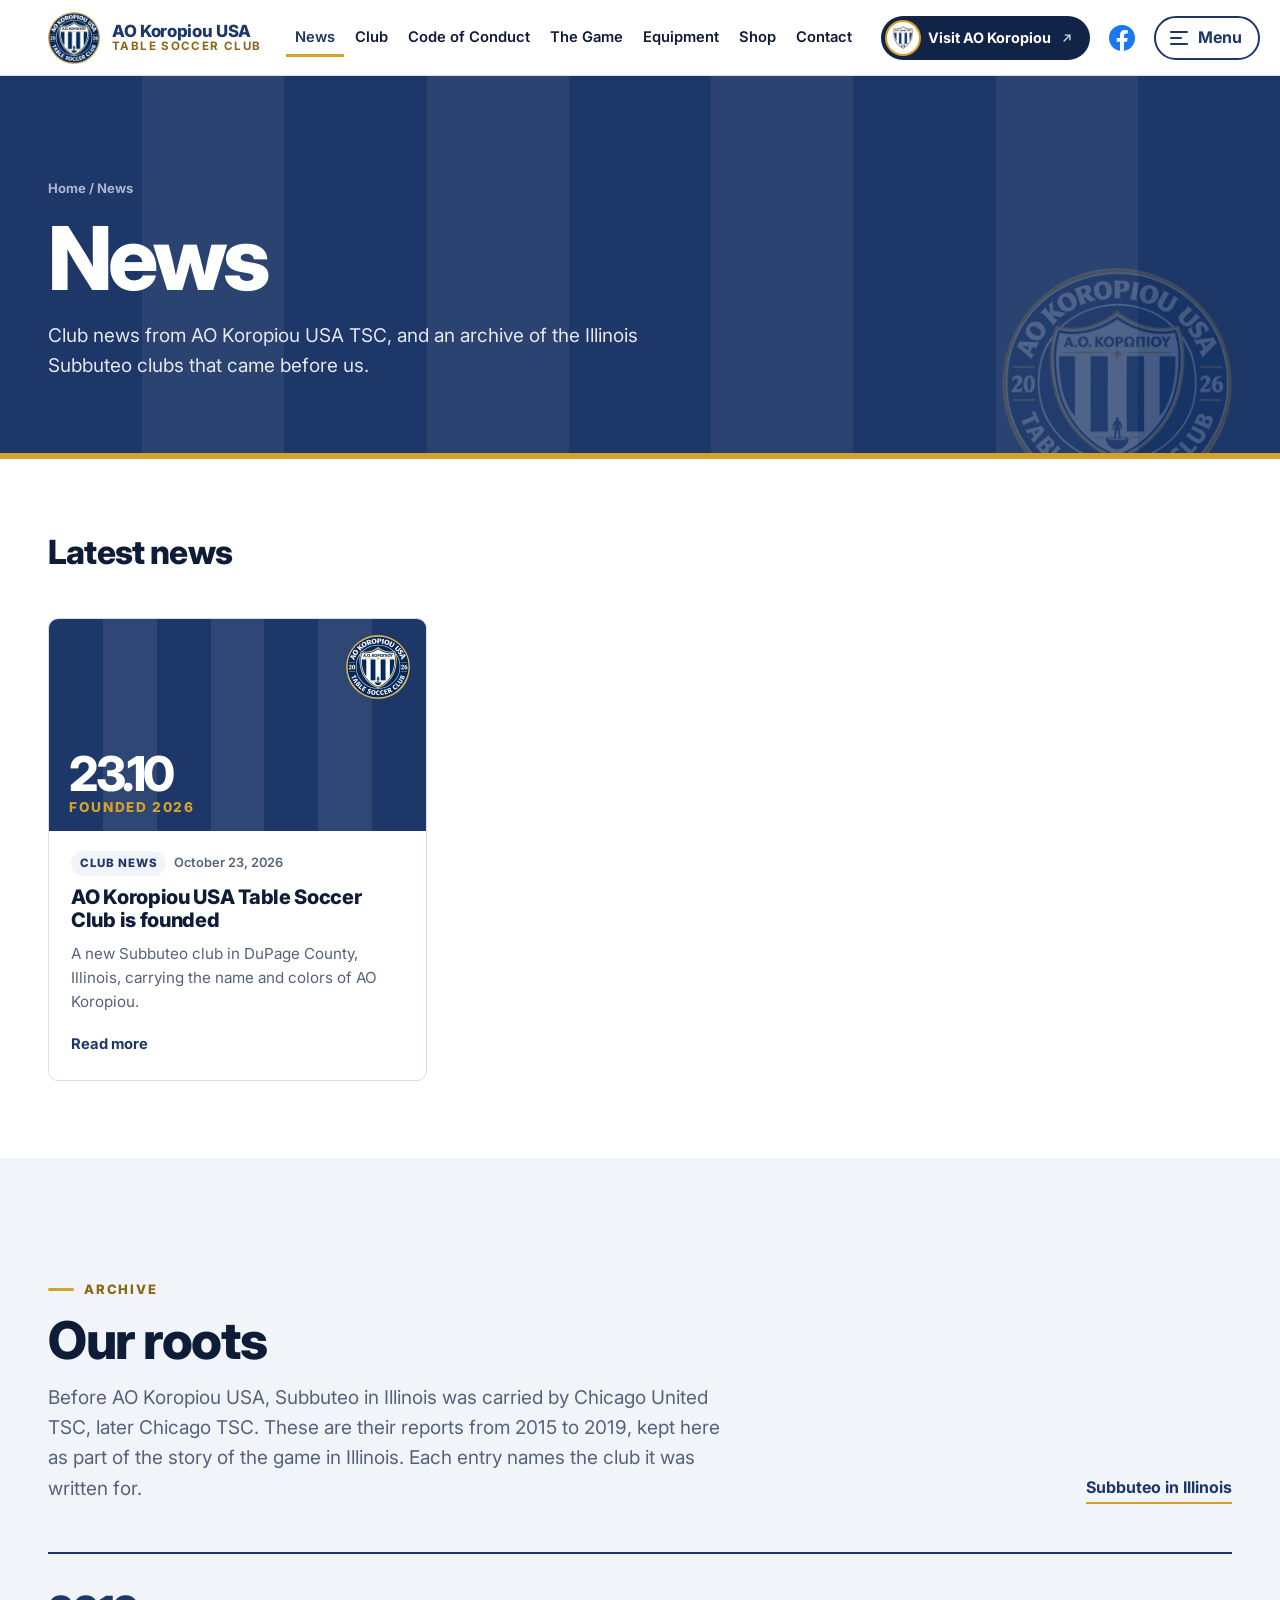
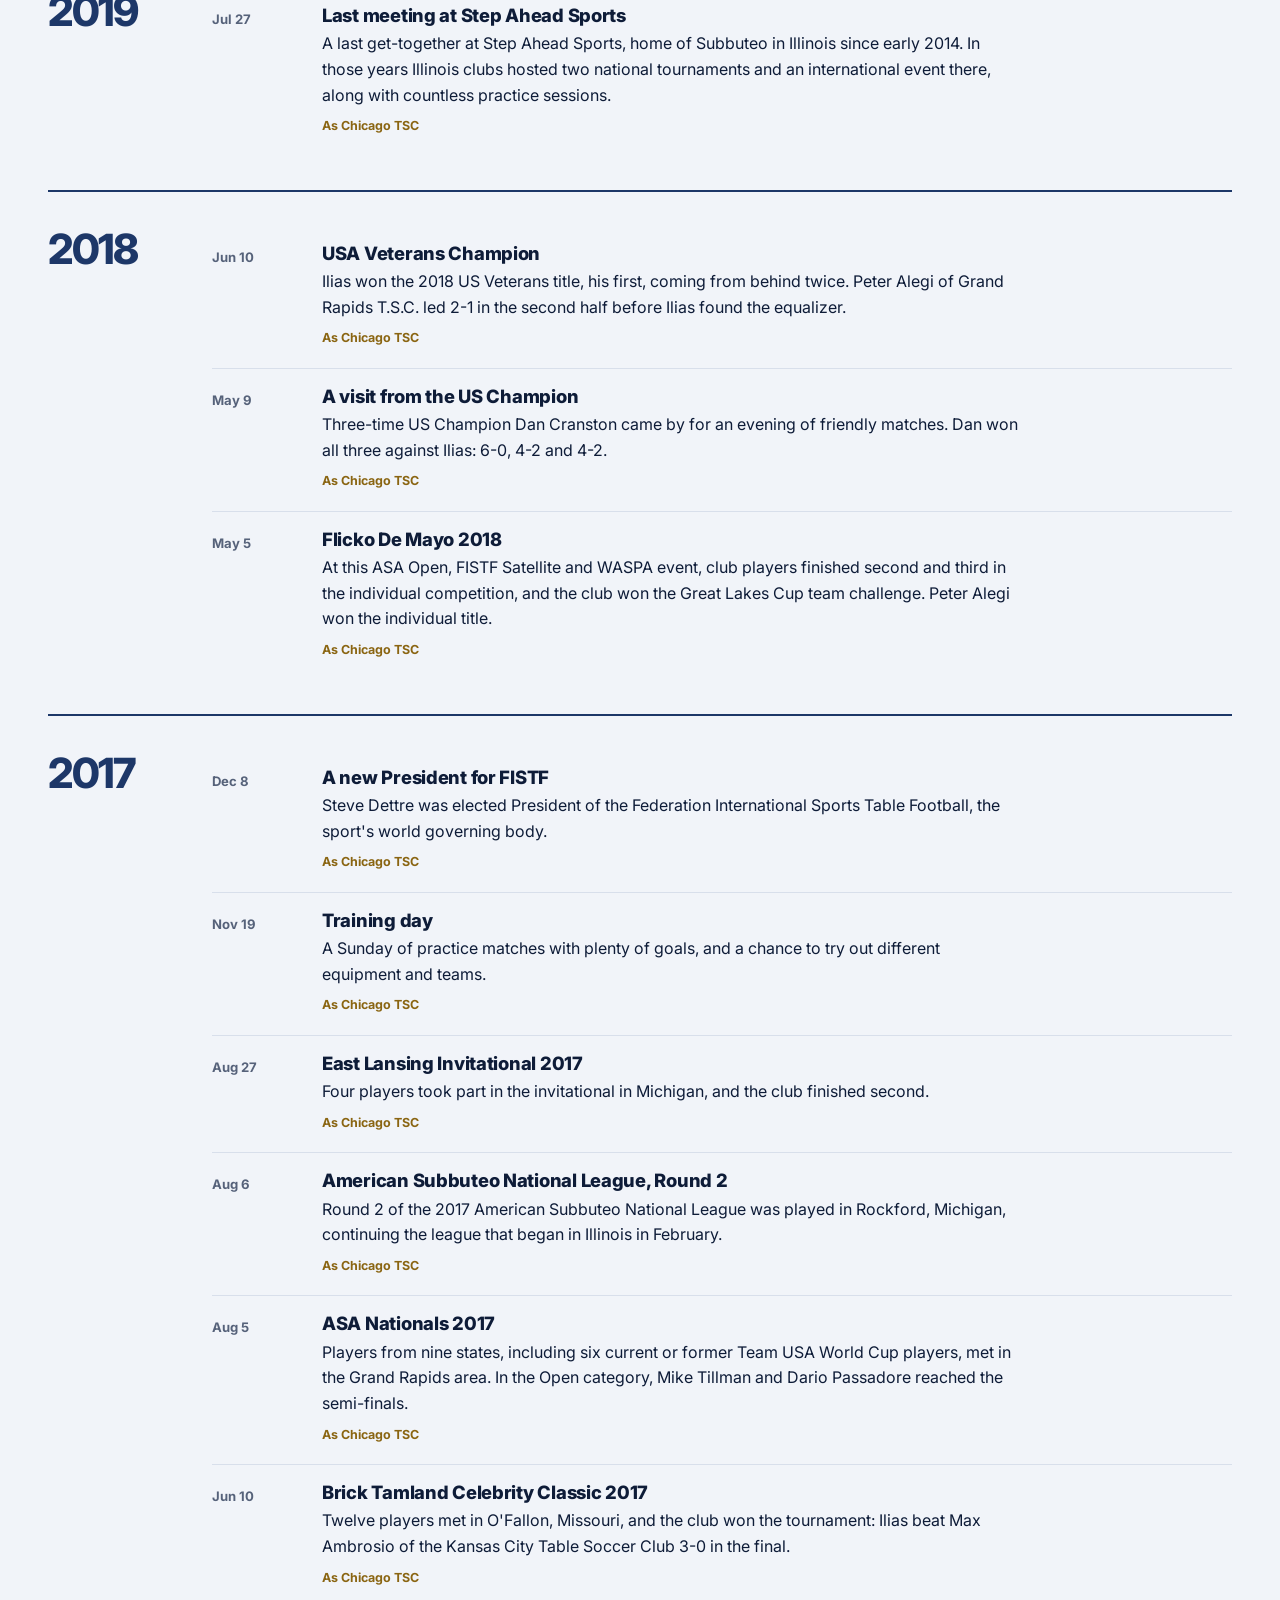
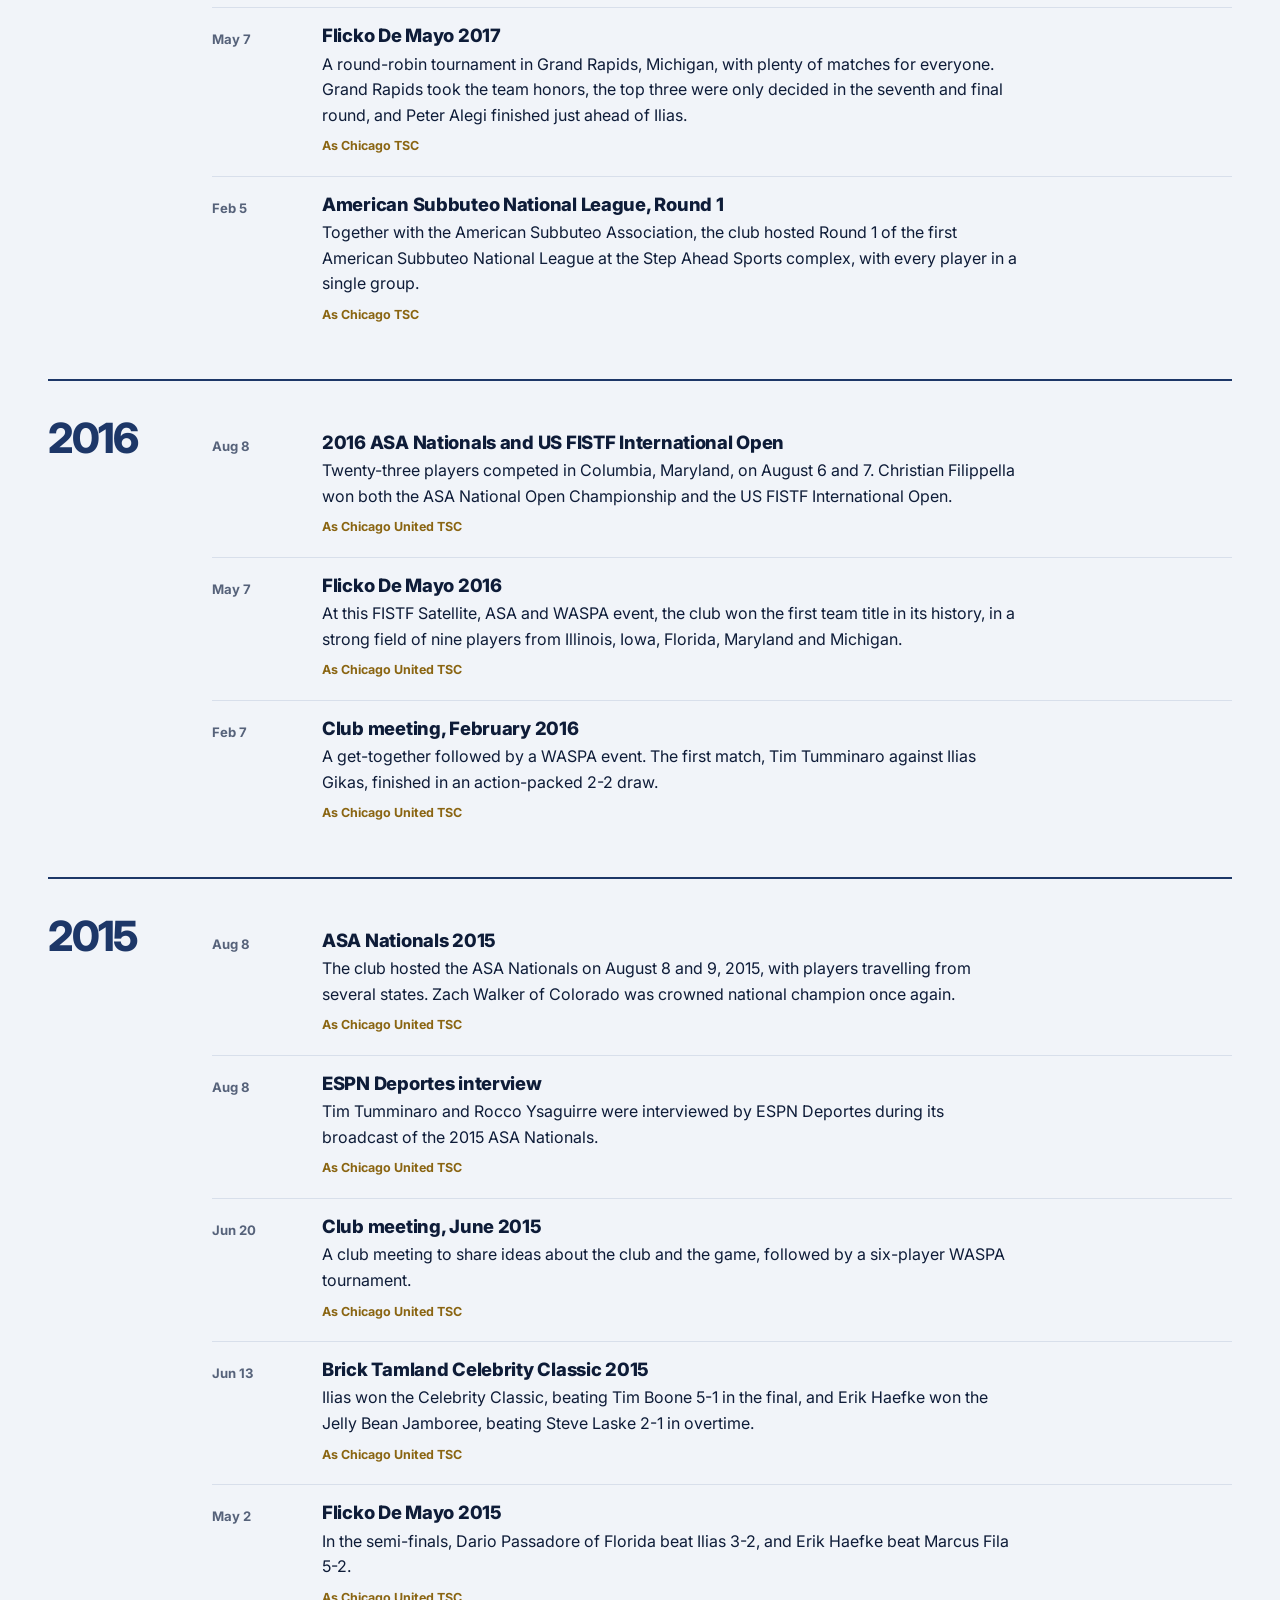
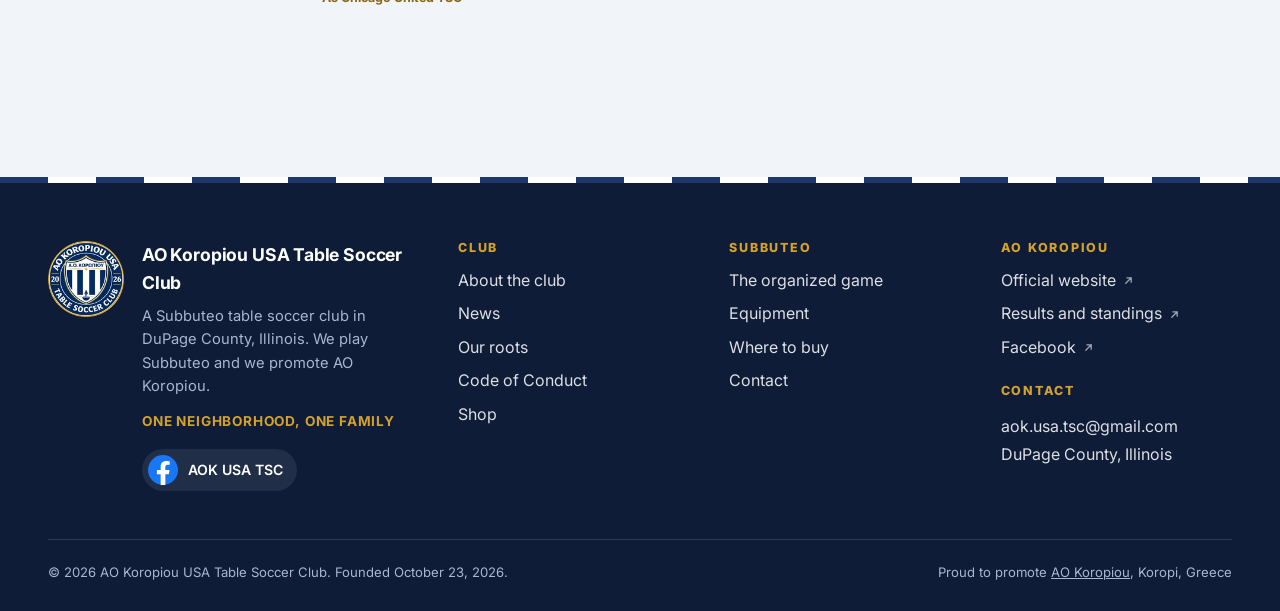
<file: news.html>
<!doctype html>
<html lang="en">
<head>
<meta charset="utf-8">
<meta name="viewport" content="width=device-width, initial-scale=1">
<title>News · AO Koropiou USA TSC</title>
<meta name="description" content="Club news and the Our roots archive of Illinois Subbuteo, 2015–2019.">
<meta name="theme-color" content="#112448">
<meta property="og:type" content="website">
<meta property="og:title" content="News · AO Koropiou USA TSC">
<meta property="og:description" content="Club news and the Our roots archive of Illinois Subbuteo, 2015–2019.">
<meta property="og:image" content="assets/img/og-banner.jpg">
<link rel="icon" type="image/png" sizes="32x32" href="assets/img/favicon-32.png">
<link rel="icon" type="image/png" sizes="48x48" href="assets/img/favicon-48.png">
<link rel="apple-touch-icon" href="assets/img/apple-touch-icon.png">
<link rel="preconnect" href="https://fonts.googleapis.com">
<link rel="preconnect" href="https://fonts.gstatic.com" crossorigin>
<link href="https://fonts.googleapis.com/css2?family=Inter:wght@400;500;600;700;800&display=swap" rel="stylesheet">
<link rel="stylesheet" href="assets/css/site.css">
</head>
<body data-group="news">
<a class="skip-link" href="#main">Skip to content</a>
<header class="site-header">
  <div class="wrap header-row">
    <a class="brand" href="index.html" aria-label="AO Koropiou USA Table Soccer Club, home">
      <img src="assets/img/crest-128.webp" alt="" width="52" height="52">
      <span class="brand-text"><strong>AO Koropiou USA</strong><span>Table Soccer Club</span></span>
    </a>
    <nav class="tabs" aria-label="Main"><ul><li><a href="news.html" aria-current="page">News</a></li><li><a href="club.html">Club</a></li><li><a href="conduct.html">Code of Conduct</a></li><li><a href="game.html">The Game</a></li><li><a href="equipment.html">Equipment</a></li><li><a href="shop.html">Shop</a></li><li><a href="contact.html">Contact</a></li></ul></nav>
    <div class="header-actions">
      <a class="aok-btn" href="https://aok.farosincepta.com" target="_blank" rel="noopener" title="AO Koropiou official website (opens in a new tab)">
        <span class="mini-crest"><img src="assets/img/aok-crest-64.webp" alt="" width="20" height="23"></span><span class="label-long">Visit AO Koropiou</span><span class="label-short">AO Koropiou</span><svg class="ext" viewBox="0 0 24 24" fill="none" stroke="currentColor" stroke-width="2.4" stroke-linecap="round" stroke-linejoin="round" aria-hidden="true"><path d="M7 17 17 7M9 7h8v8"/></svg></a>
      <a class="icon-btn header-fb" href="https://www.facebook.com/AOK.USA.TSC" target="_blank" rel="noopener" aria-label="AO Koropiou USA TSC on Facebook"><svg viewBox="0 0 24 24" aria-hidden="true"><circle cx="12" cy="12" r="12" fill="#1877F2"/><path fill="#fff" d="M16.67 15.47 17.2 12h-3.33V9.75c0-.95.47-1.87 1.96-1.87h1.51V4.93s-1.37-.23-2.68-.23c-2.74 0-4.53 1.66-4.53 4.66V12H7.09v3.47h3.04V24a12.1 12.1 0 0 0 3.74 0v-8.53z"/></svg></a>
      <button class="menu-btn" type="button" aria-haspopup="dialog" aria-controls="drawer"><span class="bars" aria-hidden="true"><i></i><i></i><i></i></span><span class="label">Menu</span></button>
    </div>
  </div>
</header>
<div class="drawer-scrim" data-close></div>
<aside class="drawer" id="drawer" role="dialog" aria-modal="true" aria-label="Menu">
  <div class="drawer-top">
    <img src="assets/img/crest-128.webp" alt="" width="40" height="40">
    <strong>AO Koropiou USA TSC</strong>
    <button class="drawer-close" type="button" data-close>Close<svg viewBox="0 0 24 24" fill="none" stroke="currentColor" stroke-width="2.4" stroke-linecap="round" aria-hidden="true"><path d="M6 6l12 12M18 6 6 18"/></svg></button>
  </div>
  <div class="drawer-body">
    <ul class="drawer-groups">
      <li><a class="group-btn" href="index.html" style="text-decoration:none">Home</a></li>
      <li><button class="group-btn" type="button" data-group="club" aria-expanded="false" aria-controls="dp-club">Club<svg viewBox="0 0 24 24" fill="none" stroke="currentColor" stroke-width="2.2" stroke-linecap="round" stroke-linejoin="round" aria-hidden="true"><path d="M5 12h14M13 6l6 6-6 6"/></svg></button><div class="drawer-sub" id="ds-club" hidden><a href="club.html">About the club</a><a href="club.html#history">Subbuteo in Illinois</a><a href="club.html#achievements">Achievements</a><a href="conduct.html">Code of Conduct</a></div></li><li><button class="group-btn" type="button" data-group="game" aria-expanded="false" aria-controls="dp-game">Subbuteo<svg viewBox="0 0 24 24" fill="none" stroke="currentColor" stroke-width="2.2" stroke-linecap="round" stroke-linejoin="round" aria-hidden="true"><path d="M5 12h14M13 6l6 6-6 6"/></svg></button><div class="drawer-sub" id="ds-game" hidden><a href="game.html">The organized game</a><a href="equipment.html">Equipment</a><a href="equipment.html#suppliers">Where to buy</a></div></li><li><button class="group-btn" type="button" data-group="news" aria-expanded="false" aria-controls="dp-news">News<svg viewBox="0 0 24 24" fill="none" stroke="currentColor" stroke-width="2.2" stroke-linecap="round" stroke-linejoin="round" aria-hidden="true"><path d="M5 12h14M13 6l6 6-6 6"/></svg></button><div class="drawer-sub" id="ds-news" hidden><a href="news.html">Latest news</a><a href="news.html#roots">Our roots: the archive</a></div></li><li><button class="group-btn" type="button" data-group="shop" aria-expanded="false" aria-controls="dp-shop">Shop<svg viewBox="0 0 24 24" fill="none" stroke="currentColor" stroke-width="2.2" stroke-linecap="round" stroke-linejoin="round" aria-hidden="true"><path d="M5 12h14M13 6l6 6-6 6"/></svg></button><div class="drawer-sub" id="ds-shop" hidden><a href="shop.html">Club merchandise</a><a href="shop.html#notify">Ask about an item</a></div></li><li><button class="group-btn" type="button" data-group="contact" aria-expanded="false" aria-controls="dp-contact">Contact<svg viewBox="0 0 24 24" fill="none" stroke="currentColor" stroke-width="2.2" stroke-linecap="round" stroke-linejoin="round" aria-hidden="true"><path d="M5 12h14M13 6l6 6-6 6"/></svg></button><div class="drawer-sub" id="ds-contact" hidden><a href="contact.html">Send us a message</a><a href="contact.html#form">Join the club</a><a href="https://www.facebook.com/AOK.USA.TSC" target="_blank" rel="noopener">AOK USA on Facebook<svg class="ext" viewBox="0 0 24 24" fill="none" stroke="currentColor" stroke-width="2.4" stroke-linecap="round" stroke-linejoin="round" aria-hidden="true"><path d="M7 17 17 7M9 7h8v8"/></svg></a></div></li><li><button class="group-btn gold" type="button" data-group="aok" aria-expanded="false" aria-controls="dp-aok">AO Koropiou<svg viewBox="0 0 24 24" fill="none" stroke="currentColor" stroke-width="2.2" stroke-linecap="round" stroke-linejoin="round" aria-hidden="true"><path d="M5 12h14M13 6l6 6-6 6"/></svg></button><div class="drawer-sub" id="ds-aok" hidden><a href="https://aok.farosincepta.com" target="_blank" rel="noopener">Official website<svg class="ext" viewBox="0 0 24 24" fill="none" stroke="currentColor" stroke-width="2.4" stroke-linecap="round" stroke-linejoin="round" aria-hidden="true"><path d="M7 17 17 7M9 7h8v8"/></svg></a><a href="https://aok.farosincepta.com/matches.html" target="_blank" rel="noopener">Results and standings<svg class="ext" viewBox="0 0 24 24" fill="none" stroke="currentColor" stroke-width="2.4" stroke-linecap="round" stroke-linejoin="round" aria-hidden="true"><path d="M7 17 17 7M9 7h8v8"/></svg></a><a href="https://www.facebook.com/aokoropiou" target="_blank" rel="noopener">AO Koropiou on Facebook<svg class="ext" viewBox="0 0 24 24" fill="none" stroke="currentColor" stroke-width="2.4" stroke-linecap="round" stroke-linejoin="round" aria-hidden="true"><path d="M7 17 17 7M9 7h8v8"/></svg></a></div></li>
    </ul>
    <div class="drawer-panels"><div class="drawer-panel" id="dp-club" hidden><h3>Club</h3><a href="club.html">About the club</a><a href="club.html#history">Subbuteo in Illinois</a><a href="club.html#achievements">Achievements</a><a href="conduct.html">Code of Conduct</a></div><div class="drawer-panel" id="dp-game" hidden><h3>Subbuteo</h3><a href="game.html">The organized game</a><a href="equipment.html">Equipment</a><a href="equipment.html#suppliers">Where to buy</a></div><div class="drawer-panel" id="dp-news" hidden><h3>News</h3><a href="news.html">Latest news</a><a href="news.html#roots">Our roots: the archive</a></div><div class="drawer-panel" id="dp-shop" hidden><h3>Shop</h3><a href="shop.html">Club merchandise</a><a href="shop.html#notify">Ask about an item</a></div><div class="drawer-panel" id="dp-contact" hidden><h3>Contact</h3><a href="contact.html">Send us a message</a><a href="contact.html#form">Join the club</a><a href="https://www.facebook.com/AOK.USA.TSC" target="_blank" rel="noopener">AOK USA on Facebook<svg class="ext" viewBox="0 0 24 24" fill="none" stroke="currentColor" stroke-width="2.4" stroke-linecap="round" stroke-linejoin="round" aria-hidden="true"><path d="M7 17 17 7M9 7h8v8"/></svg></a></div><div class="drawer-panel" id="dp-aok" hidden><h3>AO Koropiou</h3><a href="https://aok.farosincepta.com" target="_blank" rel="noopener">Official website<svg class="ext" viewBox="0 0 24 24" fill="none" stroke="currentColor" stroke-width="2.4" stroke-linecap="round" stroke-linejoin="round" aria-hidden="true"><path d="M7 17 17 7M9 7h8v8"/></svg></a><a href="https://aok.farosincepta.com/matches.html" target="_blank" rel="noopener">Results and standings<svg class="ext" viewBox="0 0 24 24" fill="none" stroke="currentColor" stroke-width="2.4" stroke-linecap="round" stroke-linejoin="round" aria-hidden="true"><path d="M7 17 17 7M9 7h8v8"/></svg></a><a href="https://www.facebook.com/aokoropiou" target="_blank" rel="noopener">AO Koropiou on Facebook<svg class="ext" viewBox="0 0 24 24" fill="none" stroke="currentColor" stroke-width="2.4" stroke-linecap="round" stroke-linejoin="round" aria-hidden="true"><path d="M7 17 17 7M9 7h8v8"/></svg></a><p>The football club of Koropi, Greece, since 1903. We carry its name and colors in the USA.</p></div></div>
  </div>
  <div class="drawer-foot">
    <a class="btn btn-gold btn-sm" href="https://aok.farosincepta.com" target="_blank" rel="noopener">Visit AO Koropiou<svg class="ext" viewBox="0 0 24 24" fill="none" stroke="currentColor" stroke-width="2.4" stroke-linecap="round" stroke-linejoin="round" aria-hidden="true"><path d="M7 17 17 7M9 7h8v8"/></svg></a>
    <a class="btn btn-fb btn-sm" href="https://www.facebook.com/aokoropiou" target="_blank" rel="noopener"><svg class="ico" viewBox="0 0 24 24" aria-hidden="true"><path fill="currentColor" d="M24 12.07C24 5.4 18.63 0 12 0S0 5.4 0 12.07C0 18.1 4.39 23.1 10.13 24v-8.44H7.08v-3.49h3.04V9.41c0-3.02 1.8-4.7 4.54-4.7 1.31 0 2.68.24 2.68.24v2.97h-1.5c-1.5 0-1.96.93-1.96 1.89v2.26h3.33l-.53 3.49h-2.8V24C19.62 23.1 24 18.1 24 12.07z"/></svg>AO Koropiou</a>
    <div class="socials"><a class="social" href="https://www.facebook.com/AOK.USA.TSC" target="_blank" rel="noopener"><svg viewBox="0 0 24 24" aria-hidden="true"><circle cx="12" cy="12" r="12" fill="#1877F2"/><path fill="#fff" d="M16.67 15.47 17.2 12h-3.33V9.75c0-.95.47-1.87 1.96-1.87h1.51V4.93s-1.37-.23-2.68-.23c-2.74 0-4.53 1.66-4.53 4.66V12H7.09v3.47h3.04V24a12.1 12.1 0 0 0 3.74 0v-8.53z"/></svg>AOK USA TSC</a></div>
  </div>
</aside>
<main id="main">
<section class="page-head">
  <div class="stripes" aria-hidden="true"><span></span><span></span><span></span><span></span><span></span><span></span><span></span><span></span><span></span></div>
  <img class="head-crest" src="assets/img/crest-256.webp" alt="" width="240" height="240">
  <div class="wrap">
    <div class="crumb"><a href="index.html">Home</a> / News</div>
    <h1>News</h1>
    <p>Club news from AO Koropiou USA TSC, and an archive of the Illinois Subbuteo clubs that came before us.</p>
  </div>
</section>
<section class="section tight">
  <div class="wrap">
    <div class="section-head"><h2 style="font-size:var(--s3)">Latest news</h2></div>
    <div class="news-grid" id="news-list"></div>
    <p data-news-fallback hidden>The news couldn't be loaded. Please refresh the page.</p>
  </div>
</section>
<section class="section cloud" id="roots" aria-labelledby="roots-h">
  <div class="wrap">
    <div class="roots-intro section-head">
      <div><span class="eyebrow">Archive</span><h2 id="roots-h">Our roots</h2>
        <p>Before AO Koropiou USA, Subbuteo in Illinois was carried by Chicago United TSC, later Chicago TSC. These are their reports from 2015 to 2019, kept here as part of the story of the game in Illinois. Each entry names the club it was written for.</p></div>
      <a class="link" href="club.html#history">Subbuteo in Illinois</a>
    </div>
    <div id="roots-list"></div>
  </div>
</section>
</main>
<footer class="site-footer">
  <div class="wrap">
    <div class="foot-grid">
      <div class="foot-brand">
        <img src="assets/img/crest-128.webp" alt="" width="76" height="76" loading="lazy">
        <div><strong>AO Koropiou USA Table Soccer Club</strong>
          <p>A Subbuteo table soccer club in DuPage County, Illinois. We play Subbuteo and we promote AO Koropiou.</p>
          <p class="motto">One Neighborhood, One Family</p>
          <div class="socials" style="margin-top:16px"><a class="social" href="https://www.facebook.com/AOK.USA.TSC" target="_blank" rel="noopener"><svg viewBox="0 0 24 24" aria-hidden="true"><circle cx="12" cy="12" r="12" fill="#1877F2"/><path fill="#fff" d="M16.67 15.47 17.2 12h-3.33V9.75c0-.95.47-1.87 1.96-1.87h1.51V4.93s-1.37-.23-2.68-.23c-2.74 0-4.53 1.66-4.53 4.66V12H7.09v3.47h3.04V24a12.1 12.1 0 0 0 3.74 0v-8.53z"/></svg>AOK USA TSC</a></div>
        </div>
      </div>
      <div><h4>Club</h4><ul>
        <li><a href="club.html">About the club</a></li><li><a href="news.html">News</a></li>
        <li><a href="news.html#roots">Our roots</a></li><li><a href="conduct.html">Code of Conduct</a></li><li><a href="shop.html">Shop</a></li></ul></div>
      <div><h4>Subbuteo</h4><ul>
        <li><a href="game.html">The organized game</a></li><li><a href="equipment.html">Equipment</a></li>
        <li><a href="equipment.html#suppliers">Where to buy</a></li><li><a href="contact.html">Contact</a></li></ul></div>
      <div><h4>AO Koropiou</h4><ul>
        <li><a href="https://aok.farosincepta.com" target="_blank" rel="noopener">Official website<svg class="ext" viewBox="0 0 24 24" fill="none" stroke="currentColor" stroke-width="2.4" stroke-linecap="round" stroke-linejoin="round" aria-hidden="true"><path d="M7 17 17 7M9 7h8v8"/></svg></a></li><li><a href="https://aok.farosincepta.com/matches.html" target="_blank" rel="noopener">Results and standings<svg class="ext" viewBox="0 0 24 24" fill="none" stroke="currentColor" stroke-width="2.4" stroke-linecap="round" stroke-linejoin="round" aria-hidden="true"><path d="M7 17 17 7M9 7h8v8"/></svg></a></li>
        <li><a href="https://www.facebook.com/aokoropiou" target="_blank" rel="noopener">Facebook<svg class="ext" viewBox="0 0 24 24" fill="none" stroke="currentColor" stroke-width="2.4" stroke-linecap="round" stroke-linejoin="round" aria-hidden="true"><path d="M7 17 17 7M9 7h8v8"/></svg></a></li></ul>
        <h4 style="margin-top:24px">Contact</h4>
        <address><a href="mailto:aok.usa.tsc@gmail.com">aok.usa.tsc@gmail.com</a><br>DuPage County, Illinois</address></div>
    </div>
    <div class="foot-bottom">
      <span>© <span data-year>2026</span> AO Koropiou USA Table Soccer Club. Founded October 23, 2026.</span>
      <span>Proud to promote <a href="https://aok.farosincepta.com" target="_blank" rel="noopener">AO Koropiou</a>, Koropi, Greece</span>
    </div>
  </div>
</footer>
<script src="assets/js/config.js"></script>
<script src="assets/js/app.js"></script>
</body>
</html>
</file>
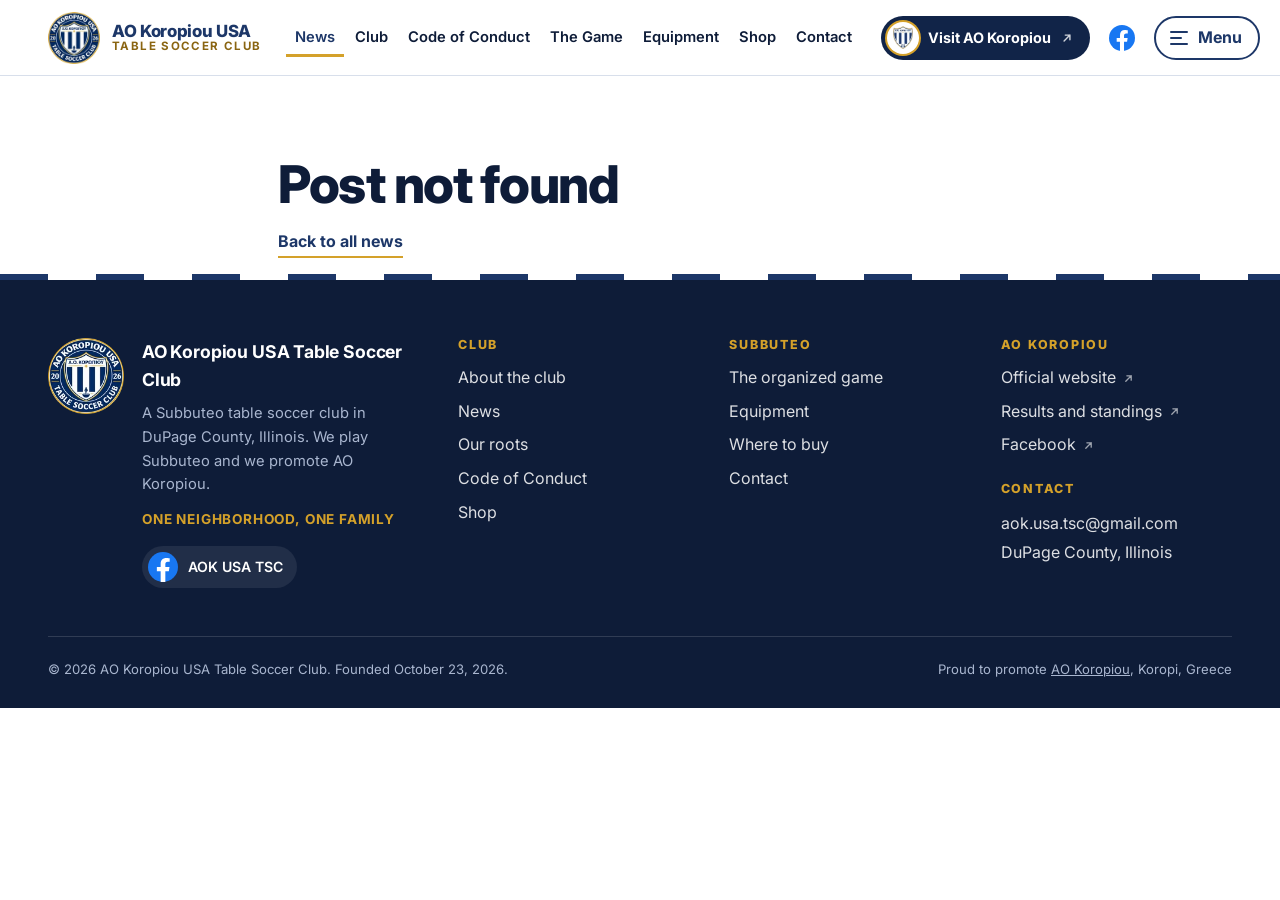
<file: post.html>
<!doctype html>
<html lang="en">
<head>
<meta charset="utf-8">
<meta name="viewport" content="width=device-width, initial-scale=1">
<title>News · AO Koropiou USA TSC</title>
<meta name="description" content="News from AO Koropiou USA Table Soccer Club.">
<meta name="theme-color" content="#112448">
<meta property="og:type" content="website">
<meta property="og:title" content="News · AO Koropiou USA TSC">
<meta property="og:description" content="News from AO Koropiou USA Table Soccer Club.">
<meta property="og:image" content="assets/img/og-banner.jpg">
<link rel="icon" type="image/png" sizes="32x32" href="assets/img/favicon-32.png">
<link rel="icon" type="image/png" sizes="48x48" href="assets/img/favicon-48.png">
<link rel="apple-touch-icon" href="assets/img/apple-touch-icon.png">
<link rel="preconnect" href="https://fonts.googleapis.com">
<link rel="preconnect" href="https://fonts.gstatic.com" crossorigin>
<link href="https://fonts.googleapis.com/css2?family=Inter:wght@400;500;600;700;800&display=swap" rel="stylesheet">
<link rel="stylesheet" href="assets/css/site.css">
</head>
<body data-group="news">
<a class="skip-link" href="#main">Skip to content</a>
<header class="site-header">
  <div class="wrap header-row">
    <a class="brand" href="index.html" aria-label="AO Koropiou USA Table Soccer Club, home">
      <img src="assets/img/crest-128.webp" alt="" width="52" height="52">
      <span class="brand-text"><strong>AO Koropiou USA</strong><span>Table Soccer Club</span></span>
    </a>
    <nav class="tabs" aria-label="Main"><ul><li><a href="news.html" aria-current="page">News</a></li><li><a href="club.html">Club</a></li><li><a href="conduct.html">Code of Conduct</a></li><li><a href="game.html">The Game</a></li><li><a href="equipment.html">Equipment</a></li><li><a href="shop.html">Shop</a></li><li><a href="contact.html">Contact</a></li></ul></nav>
    <div class="header-actions">
      <a class="aok-btn" href="https://aok.farosincepta.com" target="_blank" rel="noopener" title="AO Koropiou official website (opens in a new tab)">
        <span class="mini-crest"><img src="assets/img/aok-crest-64.webp" alt="" width="20" height="23"></span><span class="label-long">Visit AO Koropiou</span><span class="label-short">AO Koropiou</span><svg class="ext" viewBox="0 0 24 24" fill="none" stroke="currentColor" stroke-width="2.4" stroke-linecap="round" stroke-linejoin="round" aria-hidden="true"><path d="M7 17 17 7M9 7h8v8"/></svg></a>
      <a class="icon-btn header-fb" href="https://www.facebook.com/AOK.USA.TSC" target="_blank" rel="noopener" aria-label="AO Koropiou USA TSC on Facebook"><svg viewBox="0 0 24 24" aria-hidden="true"><circle cx="12" cy="12" r="12" fill="#1877F2"/><path fill="#fff" d="M16.67 15.47 17.2 12h-3.33V9.75c0-.95.47-1.87 1.96-1.87h1.51V4.93s-1.37-.23-2.68-.23c-2.74 0-4.53 1.66-4.53 4.66V12H7.09v3.47h3.04V24a12.1 12.1 0 0 0 3.74 0v-8.53z"/></svg></a>
      <button class="menu-btn" type="button" aria-haspopup="dialog" aria-controls="drawer"><span class="bars" aria-hidden="true"><i></i><i></i><i></i></span><span class="label">Menu</span></button>
    </div>
  </div>
</header>
<div class="drawer-scrim" data-close></div>
<aside class="drawer" id="drawer" role="dialog" aria-modal="true" aria-label="Menu">
  <div class="drawer-top">
    <img src="assets/img/crest-128.webp" alt="" width="40" height="40">
    <strong>AO Koropiou USA TSC</strong>
    <button class="drawer-close" type="button" data-close>Close<svg viewBox="0 0 24 24" fill="none" stroke="currentColor" stroke-width="2.4" stroke-linecap="round" aria-hidden="true"><path d="M6 6l12 12M18 6 6 18"/></svg></button>
  </div>
  <div class="drawer-body">
    <ul class="drawer-groups">
      <li><a class="group-btn" href="index.html" style="text-decoration:none">Home</a></li>
      <li><button class="group-btn" type="button" data-group="club" aria-expanded="false" aria-controls="dp-club">Club<svg viewBox="0 0 24 24" fill="none" stroke="currentColor" stroke-width="2.2" stroke-linecap="round" stroke-linejoin="round" aria-hidden="true"><path d="M5 12h14M13 6l6 6-6 6"/></svg></button><div class="drawer-sub" id="ds-club" hidden><a href="club.html">About the club</a><a href="club.html#history">Subbuteo in Illinois</a><a href="club.html#achievements">Achievements</a><a href="conduct.html">Code of Conduct</a></div></li><li><button class="group-btn" type="button" data-group="game" aria-expanded="false" aria-controls="dp-game">Subbuteo<svg viewBox="0 0 24 24" fill="none" stroke="currentColor" stroke-width="2.2" stroke-linecap="round" stroke-linejoin="round" aria-hidden="true"><path d="M5 12h14M13 6l6 6-6 6"/></svg></button><div class="drawer-sub" id="ds-game" hidden><a href="game.html">The organized game</a><a href="equipment.html">Equipment</a><a href="equipment.html#suppliers">Where to buy</a></div></li><li><button class="group-btn" type="button" data-group="news" aria-expanded="false" aria-controls="dp-news">News<svg viewBox="0 0 24 24" fill="none" stroke="currentColor" stroke-width="2.2" stroke-linecap="round" stroke-linejoin="round" aria-hidden="true"><path d="M5 12h14M13 6l6 6-6 6"/></svg></button><div class="drawer-sub" id="ds-news" hidden><a href="news.html">Latest news</a><a href="news.html#roots">Our roots: the archive</a></div></li><li><button class="group-btn" type="button" data-group="shop" aria-expanded="false" aria-controls="dp-shop">Shop<svg viewBox="0 0 24 24" fill="none" stroke="currentColor" stroke-width="2.2" stroke-linecap="round" stroke-linejoin="round" aria-hidden="true"><path d="M5 12h14M13 6l6 6-6 6"/></svg></button><div class="drawer-sub" id="ds-shop" hidden><a href="shop.html">Club merchandise</a><a href="shop.html#notify">Ask about an item</a></div></li><li><button class="group-btn" type="button" data-group="contact" aria-expanded="false" aria-controls="dp-contact">Contact<svg viewBox="0 0 24 24" fill="none" stroke="currentColor" stroke-width="2.2" stroke-linecap="round" stroke-linejoin="round" aria-hidden="true"><path d="M5 12h14M13 6l6 6-6 6"/></svg></button><div class="drawer-sub" id="ds-contact" hidden><a href="contact.html">Send us a message</a><a href="contact.html#form">Join the club</a><a href="https://www.facebook.com/AOK.USA.TSC" target="_blank" rel="noopener">AOK USA on Facebook<svg class="ext" viewBox="0 0 24 24" fill="none" stroke="currentColor" stroke-width="2.4" stroke-linecap="round" stroke-linejoin="round" aria-hidden="true"><path d="M7 17 17 7M9 7h8v8"/></svg></a></div></li><li><button class="group-btn gold" type="button" data-group="aok" aria-expanded="false" aria-controls="dp-aok">AO Koropiou<svg viewBox="0 0 24 24" fill="none" stroke="currentColor" stroke-width="2.2" stroke-linecap="round" stroke-linejoin="round" aria-hidden="true"><path d="M5 12h14M13 6l6 6-6 6"/></svg></button><div class="drawer-sub" id="ds-aok" hidden><a href="https://aok.farosincepta.com" target="_blank" rel="noopener">Official website<svg class="ext" viewBox="0 0 24 24" fill="none" stroke="currentColor" stroke-width="2.4" stroke-linecap="round" stroke-linejoin="round" aria-hidden="true"><path d="M7 17 17 7M9 7h8v8"/></svg></a><a href="https://aok.farosincepta.com/matches.html" target="_blank" rel="noopener">Results and standings<svg class="ext" viewBox="0 0 24 24" fill="none" stroke="currentColor" stroke-width="2.4" stroke-linecap="round" stroke-linejoin="round" aria-hidden="true"><path d="M7 17 17 7M9 7h8v8"/></svg></a><a href="https://www.facebook.com/aokoropiou" target="_blank" rel="noopener">AO Koropiou on Facebook<svg class="ext" viewBox="0 0 24 24" fill="none" stroke="currentColor" stroke-width="2.4" stroke-linecap="round" stroke-linejoin="round" aria-hidden="true"><path d="M7 17 17 7M9 7h8v8"/></svg></a></div></li>
    </ul>
    <div class="drawer-panels"><div class="drawer-panel" id="dp-club" hidden><h3>Club</h3><a href="club.html">About the club</a><a href="club.html#history">Subbuteo in Illinois</a><a href="club.html#achievements">Achievements</a><a href="conduct.html">Code of Conduct</a></div><div class="drawer-panel" id="dp-game" hidden><h3>Subbuteo</h3><a href="game.html">The organized game</a><a href="equipment.html">Equipment</a><a href="equipment.html#suppliers">Where to buy</a></div><div class="drawer-panel" id="dp-news" hidden><h3>News</h3><a href="news.html">Latest news</a><a href="news.html#roots">Our roots: the archive</a></div><div class="drawer-panel" id="dp-shop" hidden><h3>Shop</h3><a href="shop.html">Club merchandise</a><a href="shop.html#notify">Ask about an item</a></div><div class="drawer-panel" id="dp-contact" hidden><h3>Contact</h3><a href="contact.html">Send us a message</a><a href="contact.html#form">Join the club</a><a href="https://www.facebook.com/AOK.USA.TSC" target="_blank" rel="noopener">AOK USA on Facebook<svg class="ext" viewBox="0 0 24 24" fill="none" stroke="currentColor" stroke-width="2.4" stroke-linecap="round" stroke-linejoin="round" aria-hidden="true"><path d="M7 17 17 7M9 7h8v8"/></svg></a></div><div class="drawer-panel" id="dp-aok" hidden><h3>AO Koropiou</h3><a href="https://aok.farosincepta.com" target="_blank" rel="noopener">Official website<svg class="ext" viewBox="0 0 24 24" fill="none" stroke="currentColor" stroke-width="2.4" stroke-linecap="round" stroke-linejoin="round" aria-hidden="true"><path d="M7 17 17 7M9 7h8v8"/></svg></a><a href="https://aok.farosincepta.com/matches.html" target="_blank" rel="noopener">Results and standings<svg class="ext" viewBox="0 0 24 24" fill="none" stroke="currentColor" stroke-width="2.4" stroke-linecap="round" stroke-linejoin="round" aria-hidden="true"><path d="M7 17 17 7M9 7h8v8"/></svg></a><a href="https://www.facebook.com/aokoropiou" target="_blank" rel="noopener">AO Koropiou on Facebook<svg class="ext" viewBox="0 0 24 24" fill="none" stroke="currentColor" stroke-width="2.4" stroke-linecap="round" stroke-linejoin="round" aria-hidden="true"><path d="M7 17 17 7M9 7h8v8"/></svg></a><p>The football club of Koropi, Greece, since 1903. We carry its name and colors in the USA.</p></div></div>
  </div>
  <div class="drawer-foot">
    <a class="btn btn-gold btn-sm" href="https://aok.farosincepta.com" target="_blank" rel="noopener">Visit AO Koropiou<svg class="ext" viewBox="0 0 24 24" fill="none" stroke="currentColor" stroke-width="2.4" stroke-linecap="round" stroke-linejoin="round" aria-hidden="true"><path d="M7 17 17 7M9 7h8v8"/></svg></a>
    <a class="btn btn-fb btn-sm" href="https://www.facebook.com/aokoropiou" target="_blank" rel="noopener"><svg class="ico" viewBox="0 0 24 24" aria-hidden="true"><path fill="currentColor" d="M24 12.07C24 5.4 18.63 0 12 0S0 5.4 0 12.07C0 18.1 4.39 23.1 10.13 24v-8.44H7.08v-3.49h3.04V9.41c0-3.02 1.8-4.7 4.54-4.7 1.31 0 2.68.24 2.68.24v2.97h-1.5c-1.5 0-1.96.93-1.96 1.89v2.26h3.33l-.53 3.49h-2.8V24C19.62 23.1 24 18.1 24 12.07z"/></svg>AO Koropiou</a>
    <div class="socials"><a class="social" href="https://www.facebook.com/AOK.USA.TSC" target="_blank" rel="noopener"><svg viewBox="0 0 24 24" aria-hidden="true"><circle cx="12" cy="12" r="12" fill="#1877F2"/><path fill="#fff" d="M16.67 15.47 17.2 12h-3.33V9.75c0-.95.47-1.87 1.96-1.87h1.51V4.93s-1.37-.23-2.68-.23c-2.74 0-4.53 1.66-4.53 4.66V12H7.09v3.47h3.04V24a12.1 12.1 0 0 0 3.74 0v-8.53z"/></svg>AOK USA TSC</a></div>
  </div>
</aside>
<main id="main">
<article id="post"><div class="wrap narrow post-head"><p data-news-fallback hidden>The post couldn't be loaded. <a class="link" href="news.html">Back to all news</a></p></div></article>
</main>
<footer class="site-footer">
  <div class="wrap">
    <div class="foot-grid">
      <div class="foot-brand">
        <img src="assets/img/crest-128.webp" alt="" width="76" height="76" loading="lazy">
        <div><strong>AO Koropiou USA Table Soccer Club</strong>
          <p>A Subbuteo table soccer club in DuPage County, Illinois. We play Subbuteo and we promote AO Koropiou.</p>
          <p class="motto">One Neighborhood, One Family</p>
          <div class="socials" style="margin-top:16px"><a class="social" href="https://www.facebook.com/AOK.USA.TSC" target="_blank" rel="noopener"><svg viewBox="0 0 24 24" aria-hidden="true"><circle cx="12" cy="12" r="12" fill="#1877F2"/><path fill="#fff" d="M16.67 15.47 17.2 12h-3.33V9.75c0-.95.47-1.87 1.96-1.87h1.51V4.93s-1.37-.23-2.68-.23c-2.74 0-4.53 1.66-4.53 4.66V12H7.09v3.47h3.04V24a12.1 12.1 0 0 0 3.74 0v-8.53z"/></svg>AOK USA TSC</a></div>
        </div>
      </div>
      <div><h4>Club</h4><ul>
        <li><a href="club.html">About the club</a></li><li><a href="news.html">News</a></li>
        <li><a href="news.html#roots">Our roots</a></li><li><a href="conduct.html">Code of Conduct</a></li><li><a href="shop.html">Shop</a></li></ul></div>
      <div><h4>Subbuteo</h4><ul>
        <li><a href="game.html">The organized game</a></li><li><a href="equipment.html">Equipment</a></li>
        <li><a href="equipment.html#suppliers">Where to buy</a></li><li><a href="contact.html">Contact</a></li></ul></div>
      <div><h4>AO Koropiou</h4><ul>
        <li><a href="https://aok.farosincepta.com" target="_blank" rel="noopener">Official website<svg class="ext" viewBox="0 0 24 24" fill="none" stroke="currentColor" stroke-width="2.4" stroke-linecap="round" stroke-linejoin="round" aria-hidden="true"><path d="M7 17 17 7M9 7h8v8"/></svg></a></li><li><a href="https://aok.farosincepta.com/matches.html" target="_blank" rel="noopener">Results and standings<svg class="ext" viewBox="0 0 24 24" fill="none" stroke="currentColor" stroke-width="2.4" stroke-linecap="round" stroke-linejoin="round" aria-hidden="true"><path d="M7 17 17 7M9 7h8v8"/></svg></a></li>
        <li><a href="https://www.facebook.com/aokoropiou" target="_blank" rel="noopener">Facebook<svg class="ext" viewBox="0 0 24 24" fill="none" stroke="currentColor" stroke-width="2.4" stroke-linecap="round" stroke-linejoin="round" aria-hidden="true"><path d="M7 17 17 7M9 7h8v8"/></svg></a></li></ul>
        <h4 style="margin-top:24px">Contact</h4>
        <address><a href="mailto:aok.usa.tsc@gmail.com">aok.usa.tsc@gmail.com</a><br>DuPage County, Illinois</address></div>
    </div>
    <div class="foot-bottom">
      <span>© <span data-year>2026</span> AO Koropiou USA Table Soccer Club. Founded October 23, 2026.</span>
      <span>Proud to promote <a href="https://aok.farosincepta.com" target="_blank" rel="noopener">AO Koropiou</a>, Koropi, Greece</span>
    </div>
  </div>
</footer>
<script src="assets/js/config.js"></script>
<script src="assets/js/app.js"></script>
</body>
</html>
</file>
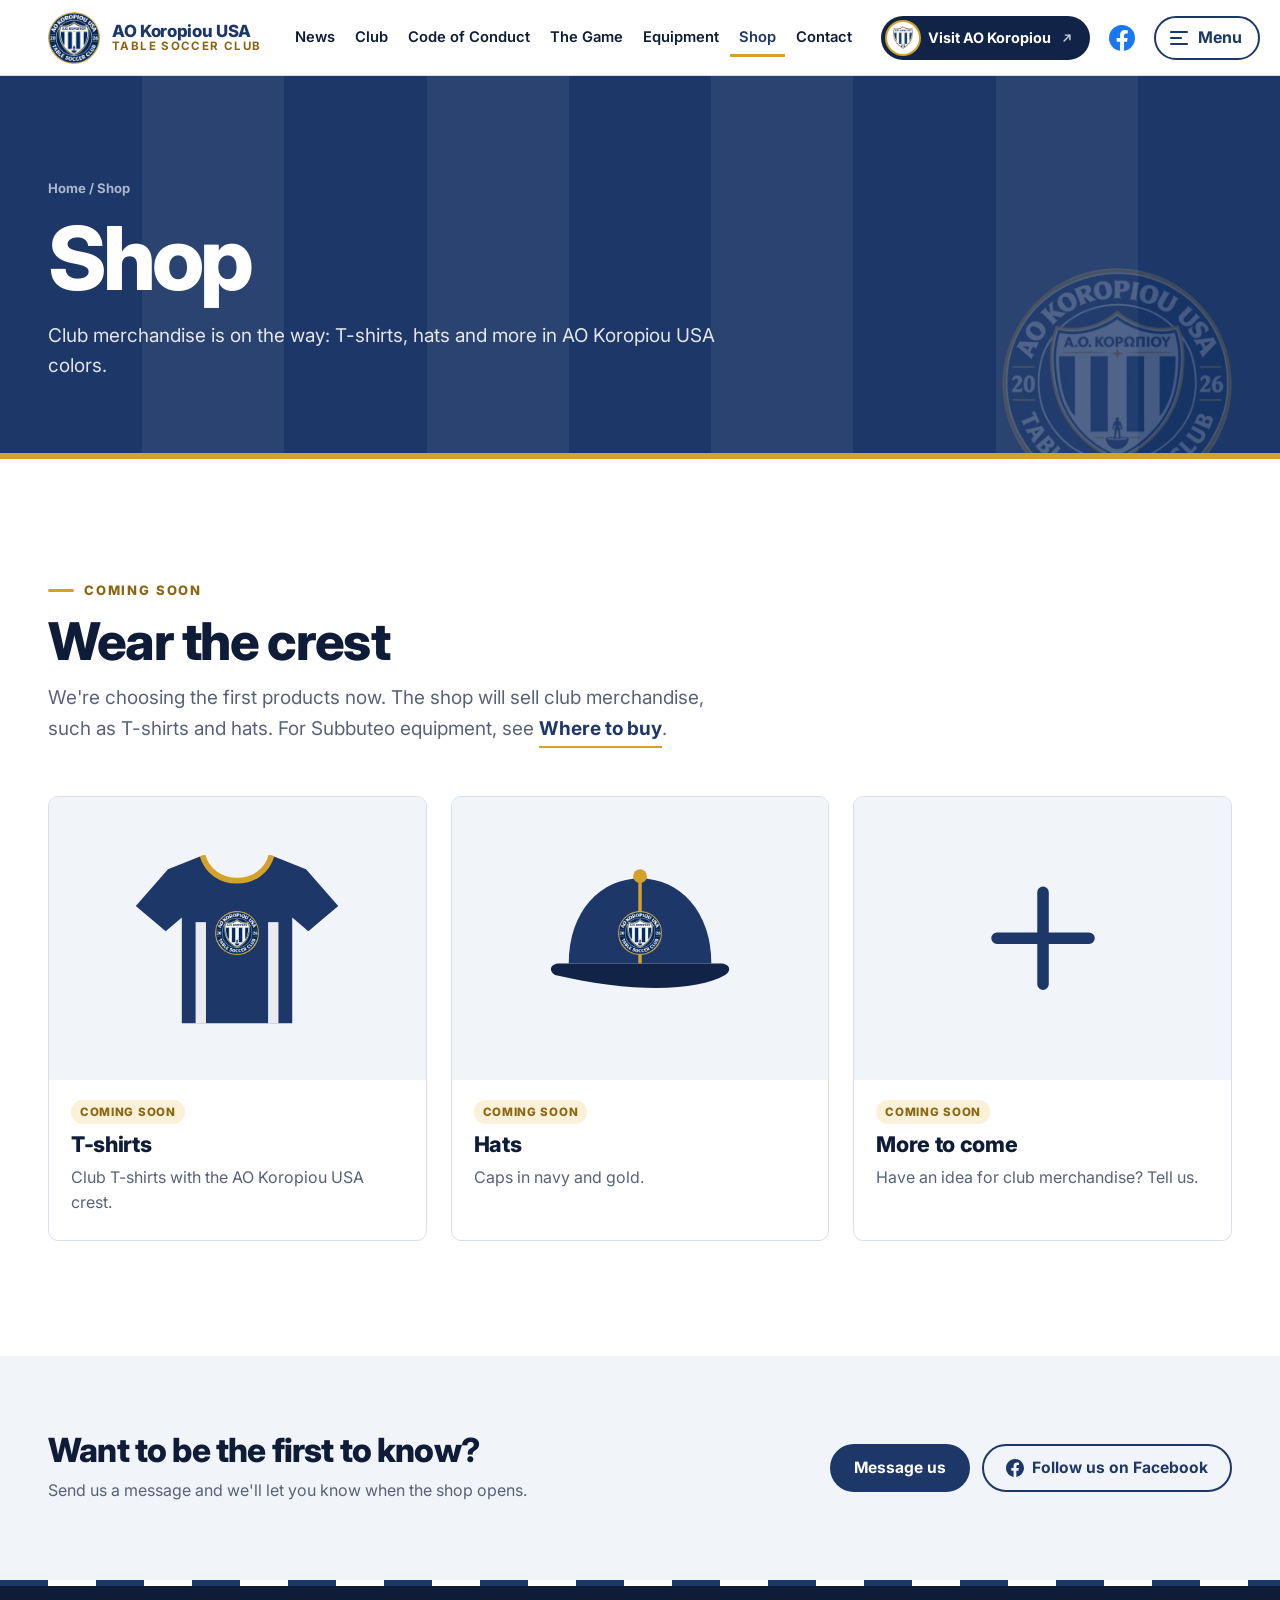
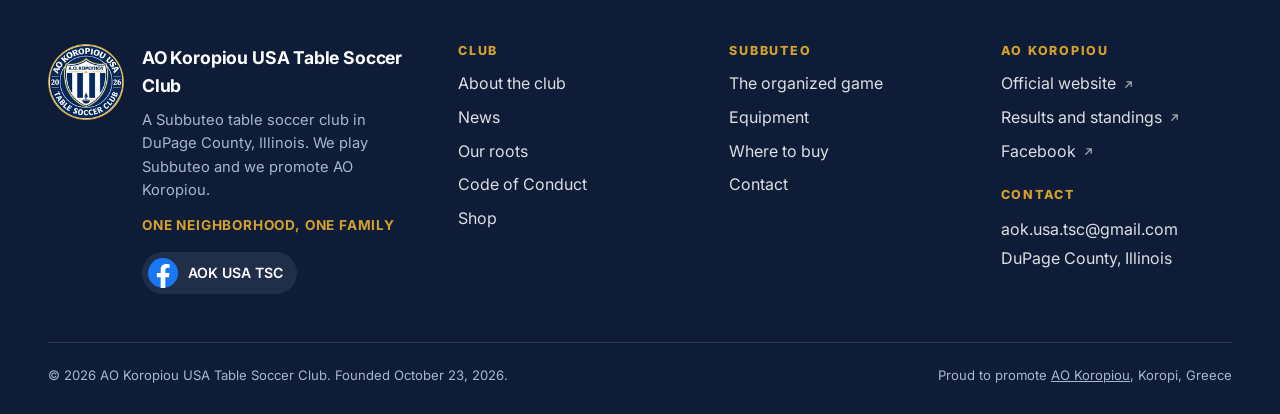
<file: shop.html>
<!doctype html>
<html lang="en">
<head>
<meta charset="utf-8">
<meta name="viewport" content="width=device-width, initial-scale=1">
<title>Shop · AO Koropiou USA TSC</title>
<meta name="description" content="Club merchandise from AO Koropiou USA Table Soccer Club: T-shirts, hats and more, coming soon.">
<meta name="theme-color" content="#112448">
<meta property="og:type" content="website">
<meta property="og:title" content="Shop · AO Koropiou USA TSC">
<meta property="og:description" content="Club merchandise from AO Koropiou USA Table Soccer Club: T-shirts, hats and more, coming soon.">
<meta property="og:image" content="assets/img/og-banner.jpg">
<link rel="icon" type="image/png" sizes="32x32" href="assets/img/favicon-32.png">
<link rel="icon" type="image/png" sizes="48x48" href="assets/img/favicon-48.png">
<link rel="apple-touch-icon" href="assets/img/apple-touch-icon.png">
<link rel="preconnect" href="https://fonts.googleapis.com">
<link rel="preconnect" href="https://fonts.gstatic.com" crossorigin>
<link href="https://fonts.googleapis.com/css2?family=Inter:wght@400;500;600;700;800&display=swap" rel="stylesheet">
<link rel="stylesheet" href="assets/css/site.css">
</head>
<body data-group="shop">
<a class="skip-link" href="#main">Skip to content</a>
<header class="site-header">
  <div class="wrap header-row">
    <a class="brand" href="index.html" aria-label="AO Koropiou USA Table Soccer Club, home">
      <img src="assets/img/crest-128.webp" alt="" width="52" height="52">
      <span class="brand-text"><strong>AO Koropiou USA</strong><span>Table Soccer Club</span></span>
    </a>
    <nav class="tabs" aria-label="Main"><ul><li><a href="news.html">News</a></li><li><a href="club.html">Club</a></li><li><a href="conduct.html">Code of Conduct</a></li><li><a href="game.html">The Game</a></li><li><a href="equipment.html">Equipment</a></li><li><a href="shop.html" aria-current="page">Shop</a></li><li><a href="contact.html">Contact</a></li></ul></nav>
    <div class="header-actions">
      <a class="aok-btn" href="https://aok.farosincepta.com" target="_blank" rel="noopener" title="AO Koropiou official website (opens in a new tab)">
        <span class="mini-crest"><img src="assets/img/aok-crest-64.webp" alt="" width="20" height="23"></span><span class="label-long">Visit AO Koropiou</span><span class="label-short">AO Koropiou</span><svg class="ext" viewBox="0 0 24 24" fill="none" stroke="currentColor" stroke-width="2.4" stroke-linecap="round" stroke-linejoin="round" aria-hidden="true"><path d="M7 17 17 7M9 7h8v8"/></svg></a>
      <a class="icon-btn header-fb" href="https://www.facebook.com/AOK.USA.TSC" target="_blank" rel="noopener" aria-label="AO Koropiou USA TSC on Facebook"><svg viewBox="0 0 24 24" aria-hidden="true"><circle cx="12" cy="12" r="12" fill="#1877F2"/><path fill="#fff" d="M16.67 15.47 17.2 12h-3.33V9.75c0-.95.47-1.87 1.96-1.87h1.51V4.93s-1.37-.23-2.68-.23c-2.74 0-4.53 1.66-4.53 4.66V12H7.09v3.47h3.04V24a12.1 12.1 0 0 0 3.74 0v-8.53z"/></svg></a>
      <button class="menu-btn" type="button" aria-haspopup="dialog" aria-controls="drawer"><span class="bars" aria-hidden="true"><i></i><i></i><i></i></span><span class="label">Menu</span></button>
    </div>
  </div>
</header>
<div class="drawer-scrim" data-close></div>
<aside class="drawer" id="drawer" role="dialog" aria-modal="true" aria-label="Menu">
  <div class="drawer-top">
    <img src="assets/img/crest-128.webp" alt="" width="40" height="40">
    <strong>AO Koropiou USA TSC</strong>
    <button class="drawer-close" type="button" data-close>Close<svg viewBox="0 0 24 24" fill="none" stroke="currentColor" stroke-width="2.4" stroke-linecap="round" aria-hidden="true"><path d="M6 6l12 12M18 6 6 18"/></svg></button>
  </div>
  <div class="drawer-body">
    <ul class="drawer-groups">
      <li><a class="group-btn" href="index.html" style="text-decoration:none">Home</a></li>
      <li><button class="group-btn" type="button" data-group="club" aria-expanded="false" aria-controls="dp-club">Club<svg viewBox="0 0 24 24" fill="none" stroke="currentColor" stroke-width="2.2" stroke-linecap="round" stroke-linejoin="round" aria-hidden="true"><path d="M5 12h14M13 6l6 6-6 6"/></svg></button><div class="drawer-sub" id="ds-club" hidden><a href="club.html">About the club</a><a href="club.html#history">Subbuteo in Illinois</a><a href="club.html#achievements">Achievements</a><a href="conduct.html">Code of Conduct</a></div></li><li><button class="group-btn" type="button" data-group="game" aria-expanded="false" aria-controls="dp-game">Subbuteo<svg viewBox="0 0 24 24" fill="none" stroke="currentColor" stroke-width="2.2" stroke-linecap="round" stroke-linejoin="round" aria-hidden="true"><path d="M5 12h14M13 6l6 6-6 6"/></svg></button><div class="drawer-sub" id="ds-game" hidden><a href="game.html">The organized game</a><a href="equipment.html">Equipment</a><a href="equipment.html#suppliers">Where to buy</a></div></li><li><button class="group-btn" type="button" data-group="news" aria-expanded="false" aria-controls="dp-news">News<svg viewBox="0 0 24 24" fill="none" stroke="currentColor" stroke-width="2.2" stroke-linecap="round" stroke-linejoin="round" aria-hidden="true"><path d="M5 12h14M13 6l6 6-6 6"/></svg></button><div class="drawer-sub" id="ds-news" hidden><a href="news.html">Latest news</a><a href="news.html#roots">Our roots: the archive</a></div></li><li><button class="group-btn" type="button" data-group="shop" aria-expanded="false" aria-controls="dp-shop">Shop<svg viewBox="0 0 24 24" fill="none" stroke="currentColor" stroke-width="2.2" stroke-linecap="round" stroke-linejoin="round" aria-hidden="true"><path d="M5 12h14M13 6l6 6-6 6"/></svg></button><div class="drawer-sub" id="ds-shop" hidden><a href="shop.html">Club merchandise</a><a href="shop.html#notify">Ask about an item</a></div></li><li><button class="group-btn" type="button" data-group="contact" aria-expanded="false" aria-controls="dp-contact">Contact<svg viewBox="0 0 24 24" fill="none" stroke="currentColor" stroke-width="2.2" stroke-linecap="round" stroke-linejoin="round" aria-hidden="true"><path d="M5 12h14M13 6l6 6-6 6"/></svg></button><div class="drawer-sub" id="ds-contact" hidden><a href="contact.html">Send us a message</a><a href="contact.html#form">Join the club</a><a href="https://www.facebook.com/AOK.USA.TSC" target="_blank" rel="noopener">AOK USA on Facebook<svg class="ext" viewBox="0 0 24 24" fill="none" stroke="currentColor" stroke-width="2.4" stroke-linecap="round" stroke-linejoin="round" aria-hidden="true"><path d="M7 17 17 7M9 7h8v8"/></svg></a></div></li><li><button class="group-btn gold" type="button" data-group="aok" aria-expanded="false" aria-controls="dp-aok">AO Koropiou<svg viewBox="0 0 24 24" fill="none" stroke="currentColor" stroke-width="2.2" stroke-linecap="round" stroke-linejoin="round" aria-hidden="true"><path d="M5 12h14M13 6l6 6-6 6"/></svg></button><div class="drawer-sub" id="ds-aok" hidden><a href="https://aok.farosincepta.com" target="_blank" rel="noopener">Official website<svg class="ext" viewBox="0 0 24 24" fill="none" stroke="currentColor" stroke-width="2.4" stroke-linecap="round" stroke-linejoin="round" aria-hidden="true"><path d="M7 17 17 7M9 7h8v8"/></svg></a><a href="https://aok.farosincepta.com/matches.html" target="_blank" rel="noopener">Results and standings<svg class="ext" viewBox="0 0 24 24" fill="none" stroke="currentColor" stroke-width="2.4" stroke-linecap="round" stroke-linejoin="round" aria-hidden="true"><path d="M7 17 17 7M9 7h8v8"/></svg></a><a href="https://www.facebook.com/aokoropiou" target="_blank" rel="noopener">AO Koropiou on Facebook<svg class="ext" viewBox="0 0 24 24" fill="none" stroke="currentColor" stroke-width="2.4" stroke-linecap="round" stroke-linejoin="round" aria-hidden="true"><path d="M7 17 17 7M9 7h8v8"/></svg></a></div></li>
    </ul>
    <div class="drawer-panels"><div class="drawer-panel" id="dp-club" hidden><h3>Club</h3><a href="club.html">About the club</a><a href="club.html#history">Subbuteo in Illinois</a><a href="club.html#achievements">Achievements</a><a href="conduct.html">Code of Conduct</a></div><div class="drawer-panel" id="dp-game" hidden><h3>Subbuteo</h3><a href="game.html">The organized game</a><a href="equipment.html">Equipment</a><a href="equipment.html#suppliers">Where to buy</a></div><div class="drawer-panel" id="dp-news" hidden><h3>News</h3><a href="news.html">Latest news</a><a href="news.html#roots">Our roots: the archive</a></div><div class="drawer-panel" id="dp-shop" hidden><h3>Shop</h3><a href="shop.html">Club merchandise</a><a href="shop.html#notify">Ask about an item</a></div><div class="drawer-panel" id="dp-contact" hidden><h3>Contact</h3><a href="contact.html">Send us a message</a><a href="contact.html#form">Join the club</a><a href="https://www.facebook.com/AOK.USA.TSC" target="_blank" rel="noopener">AOK USA on Facebook<svg class="ext" viewBox="0 0 24 24" fill="none" stroke="currentColor" stroke-width="2.4" stroke-linecap="round" stroke-linejoin="round" aria-hidden="true"><path d="M7 17 17 7M9 7h8v8"/></svg></a></div><div class="drawer-panel" id="dp-aok" hidden><h3>AO Koropiou</h3><a href="https://aok.farosincepta.com" target="_blank" rel="noopener">Official website<svg class="ext" viewBox="0 0 24 24" fill="none" stroke="currentColor" stroke-width="2.4" stroke-linecap="round" stroke-linejoin="round" aria-hidden="true"><path d="M7 17 17 7M9 7h8v8"/></svg></a><a href="https://aok.farosincepta.com/matches.html" target="_blank" rel="noopener">Results and standings<svg class="ext" viewBox="0 0 24 24" fill="none" stroke="currentColor" stroke-width="2.4" stroke-linecap="round" stroke-linejoin="round" aria-hidden="true"><path d="M7 17 17 7M9 7h8v8"/></svg></a><a href="https://www.facebook.com/aokoropiou" target="_blank" rel="noopener">AO Koropiou on Facebook<svg class="ext" viewBox="0 0 24 24" fill="none" stroke="currentColor" stroke-width="2.4" stroke-linecap="round" stroke-linejoin="round" aria-hidden="true"><path d="M7 17 17 7M9 7h8v8"/></svg></a><p>The football club of Koropi, Greece, since 1903. We carry its name and colors in the USA.</p></div></div>
  </div>
  <div class="drawer-foot">
    <a class="btn btn-gold btn-sm" href="https://aok.farosincepta.com" target="_blank" rel="noopener">Visit AO Koropiou<svg class="ext" viewBox="0 0 24 24" fill="none" stroke="currentColor" stroke-width="2.4" stroke-linecap="round" stroke-linejoin="round" aria-hidden="true"><path d="M7 17 17 7M9 7h8v8"/></svg></a>
    <a class="btn btn-fb btn-sm" href="https://www.facebook.com/aokoropiou" target="_blank" rel="noopener"><svg class="ico" viewBox="0 0 24 24" aria-hidden="true"><path fill="currentColor" d="M24 12.07C24 5.4 18.63 0 12 0S0 5.4 0 12.07C0 18.1 4.39 23.1 10.13 24v-8.44H7.08v-3.49h3.04V9.41c0-3.02 1.8-4.7 4.54-4.7 1.31 0 2.68.24 2.68.24v2.97h-1.5c-1.5 0-1.96.93-1.96 1.89v2.26h3.33l-.53 3.49h-2.8V24C19.62 23.1 24 18.1 24 12.07z"/></svg>AO Koropiou</a>
    <div class="socials"><a class="social" href="https://www.facebook.com/AOK.USA.TSC" target="_blank" rel="noopener"><svg viewBox="0 0 24 24" aria-hidden="true"><circle cx="12" cy="12" r="12" fill="#1877F2"/><path fill="#fff" d="M16.67 15.47 17.2 12h-3.33V9.75c0-.95.47-1.87 1.96-1.87h1.51V4.93s-1.37-.23-2.68-.23c-2.74 0-4.53 1.66-4.53 4.66V12H7.09v3.47h3.04V24a12.1 12.1 0 0 0 3.74 0v-8.53z"/></svg>AOK USA TSC</a></div>
  </div>
</aside>
<main id="main">
<section class="page-head">
  <div class="stripes" aria-hidden="true"><span></span><span></span><span></span><span></span><span></span><span></span><span></span><span></span><span></span></div>
  <img class="head-crest" src="assets/img/crest-256.webp" alt="" width="240" height="240">
  <div class="wrap">
    <div class="crumb"><a href="index.html">Home</a> / Shop</div>
    <h1>Shop</h1>
    <p>Club merchandise is on the way: T-shirts, hats and more in AO Koropiou USA colors.</p>
  </div>
</section>
<section class="section" aria-labelledby="s1-h">
  <div class="wrap">
    <div class="section-head"><div><span class="eyebrow">Coming soon</span><h2 id="s1-h">Wear the crest</h2>
      <p>We're choosing the first products now. The shop will sell club merchandise, such as T-shirts and hats. For Subbuteo equipment, see <a class="link" href="equipment.html#suppliers">Where to buy</a>.</p></div></div>
    <div class="shop-grid"><div class="shop-card"><div class="shop-art"><svg viewBox="0 0 200 180" aria-hidden="true"><path d="M70 18 40 30 12 62l26 22 14-12v92h96V72l14 12 26-22-28-32-30-12c-4 14-16 22-30 22S74 32 70 18z" fill="#1d3768"/><path d="M70 18c4 14 16 22 30 22s26-8 30-22" fill="none" stroke="#d4a12a" stroke-width="5"/><g fill="#fff" opacity=".9"><rect x="64" y="76" width="9" height="88"/><rect x="127" y="76" width="9" height="88"/></g></svg><img class="shop-crest" src="assets/img/crest-128.webp" alt="" width="44" height="44"></div><div class="shop-body"><span class="tag gold">Coming soon</span><h3>T-shirts</h3><p>Club T-shirts with the AO Koropiou USA crest.</p></div></div><div class="shop-card"><div class="shop-art"><svg viewBox="0 0 200 180" aria-hidden="true"><path d="M38 112c0-46 28-74 62-74s62 28 62 74z" fill="#1d3768"/><path d="M30 112h140c8 0 10 6 4 10-24 14-80 16-148 0-6-4-4-10 4-10z" fill="#112448"/><path d="M100 38v74" stroke="#d4a12a" stroke-width="3"/><circle cx="100" cy="36" r="6" fill="#d4a12a"/></svg><img class="shop-crest" src="assets/img/crest-128.webp" alt="" width="44" height="44"></div><div class="shop-body"><span class="tag gold">Coming soon</span><h3>Hats</h3><p>Caps in navy and gold.</p></div></div><div class="shop-card"><div class="shop-art"><svg viewBox="0 0 200 180" aria-hidden="true"><g fill="none" stroke="#1d3768" stroke-width="10" stroke-linecap="round"><path d="M100 50v80M60 90h80"/></g></svg></div><div class="shop-body"><span class="tag gold">Coming soon</span><h3>More to come</h3><p>Have an idea for club merchandise? Tell us.</p></div></div></div>
  </div>
</section>
<section class="section tight cloud" id="notify" aria-labelledby="s2-h">
  <div class="wrap cta-band">
    <div><h2 id="s2-h" style="color:var(--navy-ink)">Want to be the first to know?</h2>
      <p style="color:var(--muted)">Send us a message and we'll let you know when the shop opens.</p></div>
    <div class="btns"><a class="btn btn-navy" href="contact.html?interest=merch#form">Message us</a>
      <a class="btn btn-line dark" href="https://www.facebook.com/AOK.USA.TSC" target="_blank" rel="noopener"><svg class="ico" viewBox="0 0 24 24" aria-hidden="true"><path fill="currentColor" d="M24 12.07C24 5.4 18.63 0 12 0S0 5.4 0 12.07C0 18.1 4.39 23.1 10.13 24v-8.44H7.08v-3.49h3.04V9.41c0-3.02 1.8-4.7 4.54-4.7 1.31 0 2.68.24 2.68.24v2.97h-1.5c-1.5 0-1.96.93-1.96 1.89v2.26h3.33l-.53 3.49h-2.8V24C19.62 23.1 24 18.1 24 12.07z"/></svg>Follow us on Facebook</a></div>
  </div>
</section>
</main>
<footer class="site-footer">
  <div class="wrap">
    <div class="foot-grid">
      <div class="foot-brand">
        <img src="assets/img/crest-128.webp" alt="" width="76" height="76" loading="lazy">
        <div><strong>AO Koropiou USA Table Soccer Club</strong>
          <p>A Subbuteo table soccer club in DuPage County, Illinois. We play Subbuteo and we promote AO Koropiou.</p>
          <p class="motto">One Neighborhood, One Family</p>
          <div class="socials" style="margin-top:16px"><a class="social" href="https://www.facebook.com/AOK.USA.TSC" target="_blank" rel="noopener"><svg viewBox="0 0 24 24" aria-hidden="true"><circle cx="12" cy="12" r="12" fill="#1877F2"/><path fill="#fff" d="M16.67 15.47 17.2 12h-3.33V9.75c0-.95.47-1.87 1.96-1.87h1.51V4.93s-1.37-.23-2.68-.23c-2.74 0-4.53 1.66-4.53 4.66V12H7.09v3.47h3.04V24a12.1 12.1 0 0 0 3.74 0v-8.53z"/></svg>AOK USA TSC</a></div>
        </div>
      </div>
      <div><h4>Club</h4><ul>
        <li><a href="club.html">About the club</a></li><li><a href="news.html">News</a></li>
        <li><a href="news.html#roots">Our roots</a></li><li><a href="conduct.html">Code of Conduct</a></li><li><a href="shop.html">Shop</a></li></ul></div>
      <div><h4>Subbuteo</h4><ul>
        <li><a href="game.html">The organized game</a></li><li><a href="equipment.html">Equipment</a></li>
        <li><a href="equipment.html#suppliers">Where to buy</a></li><li><a href="contact.html">Contact</a></li></ul></div>
      <div><h4>AO Koropiou</h4><ul>
        <li><a href="https://aok.farosincepta.com" target="_blank" rel="noopener">Official website<svg class="ext" viewBox="0 0 24 24" fill="none" stroke="currentColor" stroke-width="2.4" stroke-linecap="round" stroke-linejoin="round" aria-hidden="true"><path d="M7 17 17 7M9 7h8v8"/></svg></a></li><li><a href="https://aok.farosincepta.com/matches.html" target="_blank" rel="noopener">Results and standings<svg class="ext" viewBox="0 0 24 24" fill="none" stroke="currentColor" stroke-width="2.4" stroke-linecap="round" stroke-linejoin="round" aria-hidden="true"><path d="M7 17 17 7M9 7h8v8"/></svg></a></li>
        <li><a href="https://www.facebook.com/aokoropiou" target="_blank" rel="noopener">Facebook<svg class="ext" viewBox="0 0 24 24" fill="none" stroke="currentColor" stroke-width="2.4" stroke-linecap="round" stroke-linejoin="round" aria-hidden="true"><path d="M7 17 17 7M9 7h8v8"/></svg></a></li></ul>
        <h4 style="margin-top:24px">Contact</h4>
        <address><a href="mailto:aok.usa.tsc@gmail.com">aok.usa.tsc@gmail.com</a><br>DuPage County, Illinois</address></div>
    </div>
    <div class="foot-bottom">
      <span>© <span data-year>2026</span> AO Koropiou USA Table Soccer Club. Founded October 23, 2026.</span>
      <span>Proud to promote <a href="https://aok.farosincepta.com" target="_blank" rel="noopener">AO Koropiou</a>, Koropi, Greece</span>
    </div>
  </div>
</footer>
<script src="assets/js/config.js"></script>
<script src="assets/js/app.js"></script>
</body>
</html>
</file>
<file: assets/css/site.css>
/* =====================================================================
   AO Koropiou USA Table Soccer Club — site styles
   Identity: the crest's navy-and-white stripes and gold rim.
   Type: Inter.
   ===================================================================== */
:root {
  --navy: #1d3768;
  --navy-deep: #112448;
  --navy-ink: #0e1c38;
  --white: #ffffff;
  --cloud: #f1f4f9;
  --line: #d8dfeb;
  --line-dark: rgba(255,255,255,.14);
  --muted: #56627a;
  --muted-dark: #a9b6cf;
  --gold: #d4a12a;
  --gold-ink: #8a6512;
  --fb: #1877f2;

  --font: "Inter", system-ui, -apple-system, "Segoe UI", Roboto, sans-serif;

  --s-1: .8125rem; --s0: 1rem; --s1: 1.1875rem; --s2: 1.5rem;
  --s3: clamp(1.75rem, 2.6vw, 2.25rem);
  --s4: clamp(2.1rem, 4.2vw, 3.25rem);
  --s5: clamp(2.6rem, 7vw, 5.5rem);

  --gutter: clamp(16px, 4vw, 48px);
  --max: 1280px;
  --header-h: 76px;
  --r-sm: 4px; --r-md: 10px;
  --ease: cubic-bezier(.2,.75,.15,1);
}

*, *::before, *::after { box-sizing: border-box; }
html { -webkit-text-size-adjust: 100%; scroll-behavior: smooth; overflow-x: clip; scroll-padding-top: calc(var(--header-h) + 16px); }
body { margin: 0; background: var(--white); color: var(--navy-ink); font: 400 var(--s0)/1.6 var(--font); -webkit-font-smoothing: antialiased; overflow-x: clip; }
body.drawer-open { overflow: hidden; }
img { display: block; max-width: 100%; height: auto; }
a { color: inherit; }
button, input, select, textarea { font: inherit; color: inherit; }
h1, h2, h3, h4 { margin: 0; font-weight: 800; line-height: 1.05; letter-spacing: -.025em; }
h2 { font-size: var(--s4); }
h3 { font-size: var(--s2); letter-spacing: -.015em; line-height: 1.15; }
p { margin: 0 0 1em; }
ul, ol { margin: 0; padding: 0; list-style: none; }
.wrap { width: 100%; max-width: var(--max); margin: 0 auto; padding: 0 var(--gutter); }
.narrow { max-width: 820px; }
.sr-only { position: absolute !important; width: 1px; height: 1px; overflow: hidden; clip: rect(0 0 0 0); white-space: nowrap; }
.skip-link { position: absolute; left: 16px; top: -80px; z-index: 400; background: var(--white); color: var(--navy); padding: 10px 16px; font-weight: 700; border-radius: var(--r-sm); }
.skip-link:focus { top: 12px; }
:focus-visible { outline: 3px solid var(--gold); outline-offset: 2px; }
[hidden] { display: none !important; }
.ico { width: 1.15em; height: 1.15em; flex: none; }
.ext { width: 14px; height: 14px; flex: none; }

/* ---------- buttons & links ---------- */
.btn { display: inline-flex; align-items: center; justify-content: center; gap: .55em; min-height: 48px; padding: 0 1.4em; border-radius: 999px; border: 2px solid transparent; font-weight: 700; font-size: .975rem; text-decoration: none; cursor: pointer; transition: background .2s, color .2s, border-color .2s, transform .2s; white-space: nowrap; }
.btn:active { transform: translateY(1px); }
.btn-sm { min-height: 40px; padding: 0 1.05em; font-size: .9rem; }
.btn-lg { min-height: 58px; padding: 0 1.8em; font-size: 1.05rem; }
.btn-navy { background: var(--navy); color: var(--white); }
.btn-navy:hover { background: var(--navy-deep); }
.btn-white { background: var(--white); color: var(--navy); }
.btn-white:hover { background: var(--cloud); }
.btn-gold { background: var(--gold); color: var(--navy-deep); }
.btn-gold:hover { background: #e2b33f; }
.btn-line { border-color: currentColor; color: var(--white); background: transparent; }
.btn-line:hover { background: rgba(255,255,255,.1); }
.btn-line.dark { color: var(--navy); }
.btn-line.dark:hover { background: var(--cloud); }
.btn-fb { background: var(--fb); color: var(--white); }
.btn-fb:hover { background: #0f65d6; }
.link { display: inline-flex; align-items: center; gap: .4em; font-weight: 700; color: var(--navy); text-decoration: none; border-bottom: 2px solid var(--gold); padding-bottom: 2px; }
.link:hover { color: var(--gold-ink); }
.eyebrow { display: inline-flex; align-items: center; gap: 10px; font-size: var(--s-1); font-weight: 800; letter-spacing: .14em; text-transform: uppercase; color: var(--gold-ink); margin-bottom: 14px; }
.eyebrow::before { content: ""; width: 26px; height: 3px; background: var(--gold); border-radius: 2px; }
.on-dark .eyebrow, .navy .eyebrow, .deep .eyebrow { color: var(--gold); }

/* =====================================================================
   Header
   ===================================================================== */
.site-header { position: sticky; top: 0; z-index: 100; height: var(--header-h); background: var(--white); border-bottom: 1px solid var(--line); transition: box-shadow .25s; }
.site-header.scrolled { box-shadow: 0 8px 24px rgba(14,28,56,.08); }
.header-row { height: 100%; display: flex; align-items: center; gap: 20px; }
.brand { display: flex; align-items: center; gap: 12px; text-decoration: none; color: var(--navy); flex: none; }
.brand img { width: 52px; height: 52px; }
.brand-text { display: grid; line-height: 1.05; }
.brand-text strong { font-size: 1.05rem; font-weight: 800; letter-spacing: -.02em; }
.brand-text span { font-size: .72rem; font-weight: 700; letter-spacing: .12em; text-transform: uppercase; color: var(--gold-ink); }
.tabs { display: none; margin-left: 4px; }
.tabs ul { display: flex; gap: 2px; }
.tabs a { display: block; white-space: nowrap; padding: 8px 9px; border-radius: 999px; font-weight: 600; font-size: .92rem; text-decoration: none; color: var(--navy-ink); }
.tabs a:hover { background: var(--cloud); }
.tabs a[aria-current="page"] { color: var(--navy); box-shadow: inset 0 -3px 0 var(--gold); border-radius: 0; }
.header-actions { margin-left: auto; display: flex; align-items: center; gap: 10px; }
.aok-btn { display: inline-flex; align-items: center; gap: 9px; min-height: 44px; padding: 0 16px 0 6px; border-radius: 999px; background: var(--navy-deep); color: var(--white); text-decoration: none; font-weight: 700; font-size: .9rem; white-space: nowrap; }
.aok-btn:hover { background: var(--navy); }
.aok-btn .mini-crest { width: 32px; height: 32px; border-radius: 50%; background: var(--white); display: grid; place-items: center; box-shadow: 0 0 0 2px var(--gold); }
.aok-btn .mini-crest svg { width: 18px; height: 21px; }
.aok-btn .ext { width: 14px; height: 14px; opacity: .8; }
.icon-btn { display: inline-grid; place-items: center; width: 44px; height: 44px; border-radius: 50%; text-decoration: none; }
.icon-btn:hover { background: var(--cloud); }
.icon-btn svg { width: 26px; height: 26px; }
.header-fb { display: none; }
.menu-btn { display: inline-flex; align-items: center; gap: 10px; height: 44px; padding: 0 16px 0 14px; border: 2px solid var(--navy); border-radius: 999px; background: var(--white); color: var(--navy); font-weight: 700; cursor: pointer; }
.menu-btn:hover { background: var(--cloud); }
.menu-btn .bars { display: grid; gap: 4px; }
.menu-btn .bars i { display: block; width: 18px; height: 2px; background: currentColor; border-radius: 2px; }
.menu-btn .bars i:nth-child(2) { width: 12px; }
@media (min-width: 1280px) { .tabs { display: block; } }
@media (min-width: 900px) { .header-fb { display: inline-grid; } }
@media (max-width: 640px) {
  :root { --header-h: 68px; }
  .brand img { width: 44px; height: 44px; }
  .brand-text strong { font-size: .95rem; }
  .brand-text span { font-size: .64rem; }
  .aok-btn .label-long { display: none; }
  .menu-btn .label { display: none; }
  .menu-btn { width: 44px; padding: 0; justify-content: center; }
}
@media (max-width: 420px) {
  .brand-text { display: none; }
  .aok-btn { padding-right: 12px; }
}
.aok-btn .label-short { display: none; }
@media (max-width: 640px) { .aok-btn .label-short { display: inline; } }

/* =====================================================================
   Right-side drawer
   ===================================================================== */
.drawer-scrim { position: fixed; inset: 0; z-index: 200; background: rgba(8,18,38,.55); opacity: 0; visibility: hidden; transition: opacity .35s, visibility .35s; }
.drawer { position: fixed; top: 0; right: 0; bottom: 0; z-index: 210; width: min(820px, 100%); background: var(--navy-deep); color: var(--white); transform: translateX(100%); visibility: hidden; transition: transform .45s var(--ease), visibility .45s; display: flex; flex-direction: column; }
.drawer::before { content: ""; position: absolute; inset: 0 auto 0 0; width: 6px; background: repeating-linear-gradient(var(--white) 0 18px, transparent 18px 26px); opacity: .9; }
.drawer-open .drawer { transform: none; visibility: visible; }
.drawer-open .drawer-scrim { opacity: 1; visibility: visible; }
.drawer-top { display: flex; align-items: center; gap: 14px; height: var(--header-h); padding: 0 24px 0 34px; border-bottom: 1px solid var(--line-dark); flex: none; }
.drawer-top img { width: 40px; height: 40px; }
.drawer-top strong { font-size: 1rem; }
.drawer-close { margin-left: auto; display: inline-flex; align-items: center; gap: 8px; height: 44px; padding: 0 14px; border: 1px solid var(--line-dark); border-radius: 999px; background: none; color: var(--white); font-weight: 700; cursor: pointer; }
.drawer-close:hover { background: rgba(255,255,255,.08); }
.drawer-close svg { width: 18px; height: 18px; }
.drawer-body { flex: 1; overflow-y: auto; display: grid; grid-template-columns: 300px 1fr; }
.drawer-groups { padding: 22px 0 22px 34px; border-right: 1px solid var(--line-dark); }
.group-btn { width: 100%; display: flex; align-items: center; justify-content: space-between; gap: 12px; padding: 14px 22px 14px 0; border: 0; background: none; color: var(--muted-dark); font-size: 1.5rem; font-weight: 800; letter-spacing: -.02em; text-align: left; cursor: pointer; }
.group-btn svg { width: 20px; height: 20px; transition: transform .25s; opacity: 0; }
.group-btn:hover, .group-btn.active { color: var(--white); }
.group-btn.active svg { opacity: 1; }
.group-btn.gold { color: var(--gold); }
.drawer-panels { padding: 30px 34px; }
.drawer-panel h3 { font-size: .78rem; font-weight: 800; letter-spacing: .14em; text-transform: uppercase; color: var(--gold); margin-bottom: 16px; }
.drawer-panel a { display: flex; align-items: center; gap: 10px; padding: 12px 0; border-bottom: 1px solid var(--line-dark); font-size: 1.15rem; font-weight: 600; text-decoration: none; }
.drawer-panel a:hover { color: var(--gold); }
.drawer-panel a svg { width: 16px; height: 16px; opacity: .7; }
.drawer-panel p { color: var(--muted-dark); font-size: .95rem; margin: 18px 0 0; }
.drawer-sub { display: none; }
.drawer-foot { flex: none; display: flex; flex-wrap: wrap; align-items: center; gap: 10px; padding: 18px 24px 22px 34px; border-top: 1px solid var(--line-dark); }
.drawer-foot .socials { margin-left: auto; }
@media (max-width: 760px) {
  .drawer-body { grid-template-columns: 1fr; }
  .drawer-groups { border-right: 0; padding: 10px 24px 10px 30px; }
  .drawer-panels { display: none; }
  .group-btn { padding: 14px 0; border-bottom: 1px solid var(--line-dark); }
  .group-btn svg { opacity: 1; transform: rotate(90deg); }
  .group-btn[aria-expanded="true"] svg { transform: rotate(-90deg); }
  .drawer-sub { display: grid; padding: 4px 0 12px 12px; }
  .drawer-sub[hidden] { display: none !important; }
  .drawer-sub a { padding: 10px 0; font-weight: 600; text-decoration: none; display: flex; align-items: center; gap: 8px; }
  .drawer-sub a svg { width: 14px; height: 14px; opacity: .7; }
  .drawer-top, .drawer-foot { padding-left: 30px; }
  .drawer-foot .socials { margin-left: 0; width: 100%; }
}

/* ---------- social icons ---------- */
.socials { display: flex; flex-wrap: wrap; gap: 10px; }
.social { display: inline-flex; align-items: center; gap: 10px; padding: 6px 14px 6px 6px; border-radius: 999px; text-decoration: none; font-size: .88rem; font-weight: 600; background: rgba(255,255,255,.08); }
.social:hover { background: rgba(255,255,255,.16); }
.social svg { width: 30px; height: 30px; }
.on-light .social { background: var(--cloud); color: var(--navy-ink); }
.on-light .social:hover { background: var(--line); }

/* =====================================================================
   Home hero — the banner itself on wide screens; scenery + text on phones
   ===================================================================== */
.hero { position: relative; background: var(--navy-deep); }
.hero-banner { width: 100%; aspect-ratio: 2056 / 765; object-fit: cover; }
.hero-phone { display: none; }
.hero-text { position: absolute !important; width: 1px; height: 1px; overflow: hidden; clip: rect(0 0 0 0); white-space: nowrap; }
@media (max-width: 760px) {
  .hero-banner { aspect-ratio: 782 / 269; }
  .hero-text { position: relative !important; width: auto; height: auto; overflow: visible; clip: auto; white-space: normal; }
  .hero-phone { display: block; position: relative; z-index: 1; color: var(--white); padding: 0 var(--gutter) 34px; isolation: isolate; }
  .hero-phone::before { content: ""; position: absolute; inset: 0; z-index: -1; background: linear-gradient(90deg, transparent 0 18%, rgba(255,255,255,.06) 18% 32%, transparent 32% 50%, rgba(255,255,255,.06) 50% 64%, transparent 64%); }
  .hero-phone .crest { width: 112px; height: 112px; margin-top: -56px; filter: drop-shadow(0 10px 24px rgba(0,0,0,.35)); }
  .hero-phone h1 { margin-top: 16px; font-size: 2.35rem; line-height: .95; letter-spacing: -.04em; }
  .hero-phone h1 span { display: block; color: var(--gold); }
  .hero-phone .tagline { margin: 14px 0 6px; font-size: 1.08rem; font-weight: 600; color: rgba(255,255,255,.92); }
  .hero-phone .motto { margin: 0 0 22px; font-size: .78rem; font-weight: 800; letter-spacing: .14em; text-transform: uppercase; color: var(--gold); }
  .hero-phone .hero-actions { display: flex; flex-wrap: wrap; gap: 10px; }
}

/* ---------- sections ---------- */
.section { padding: clamp(64px, 9vw, 120px) 0; }
.section.tight { padding: clamp(48px, 6vw, 80px) 0; }
.cloud { background: var(--cloud); }
.navy { background: var(--navy); color: var(--white); }
.deep { background: var(--navy-deep); color: var(--white); }
.section-head { display: flex; flex-wrap: wrap; align-items: end; justify-content: space-between; gap: 16px 32px; margin-bottom: clamp(28px, 4vw, 48px); }
.section-head p { margin: 14px 0 0; max-width: 56ch; color: var(--muted); font-size: var(--s1); }
.navy .section-head p, .deep .section-head p { color: var(--muted-dark); }
.split { display: grid; grid-template-columns: 1fr 1fr; gap: clamp(32px, 6vw, 88px); align-items: center; }
@media (max-width: 860px) { .split { grid-template-columns: 1fr; } }
.lead-text { font-size: var(--s1); line-height: 1.6; }
.prose p { max-width: 68ch; }
.prose h2 { font-size: var(--s3); margin: 1.6em 0 .6em; }
.prose h2:first-child { margin-top: 0; }
.photo-frame { position: relative; border-radius: var(--r-md); overflow: hidden; }
.photo-frame img { width: 100%; aspect-ratio: 4 / 3; object-fit: cover; object-position: 38% 50%; }
.photo-frame::after { content: ""; position: absolute; left: 0; right: 0; bottom: 0; height: 8px; background: repeating-linear-gradient(90deg, var(--navy) 0 40px, var(--white) 40px 80px); }

.facts { display: grid; grid-template-columns: repeat(3, 1fr); gap: 1px; margin: 28px 0 0; background: var(--line); border: 1px solid var(--line); border-radius: var(--r-md); overflow: hidden; }
.facts div { background: var(--white); padding: 18px 18px 16px; }
.facts b { display: block; font-size: 1.6rem; font-weight: 800; letter-spacing: -.03em; color: var(--navy); line-height: 1.1; }
.facts span { font-size: .85rem; color: var(--muted); }
@media (max-width: 520px) { .facts div { padding: 14px 12px; } .facts b { font-size: 1.3rem; } .facts span { font-size: .78rem; } }

/* ---------- AO Koropiou block ---------- */
.aok-block { position: relative; overflow: hidden; isolation: isolate; background: var(--navy-deep); color: var(--white); }
.aok-block .stripes { position: absolute; inset: 0 0 0 auto; width: min(52%, 640px); z-index: -1; display: grid; grid-template-columns: repeat(7, 1fr); opacity: .9; }
.aok-block .stripes span:nth-child(odd) { background: var(--navy); }
.aok-block .stripes span:nth-child(even) { background: rgba(255,255,255,.07); }
.aok-block .stripes::after { content: ""; position: absolute; inset: 0; background: linear-gradient(90deg, var(--navy-deep), transparent 55%); }
.aok-inner { display: grid; grid-template-columns: 1.2fr .8fr; gap: clamp(28px, 5vw, 72px); align-items: center; }
.aok-inner h2 { font-size: var(--s4); }
.aok-inner h2 em { font-style: normal; color: var(--gold); }
.aok-inner .lead-text { color: rgba(255,255,255,.88); margin: 18px 0 0; max-width: 54ch; }
.aok-motto { margin: 22px 0 30px; padding-left: 16px; border-left: 3px solid var(--gold); font-weight: 700; }
.aok-motto span { display: block; font-weight: 500; color: var(--muted-dark); font-size: .92rem; }
.aok-actions { display: flex; flex-wrap: wrap; gap: 12px; }
.aok-card { justify-self: end; width: min(100%, 380px); background: var(--white); color: var(--navy-ink); border-radius: var(--r-md); padding: 28px; box-shadow: 0 24px 60px rgba(0,0,0,.3); }
.aok-card .shield { width: 88px; height: 100px; margin-bottom: 18px; }
.aok-card b { display: block; font-size: 1.35rem; letter-spacing: -.02em; }
.aok-card span { display: block; color: var(--muted); font-size: .95rem; margin: 4px 0 18px; }
.aok-card a { display: flex; align-items: center; justify-content: space-between; gap: 12px; padding: 14px 0; border-top: 1px solid var(--line); font-weight: 700; text-decoration: none; color: var(--navy); }
.aok-card a:hover { color: var(--gold-ink); }
.aok-card a svg { width: 18px; height: 18px; }
@media (max-width: 900px) {
  .aok-inner { grid-template-columns: 1fr; }
  .aok-card { justify-self: start; }
  .aok-block .stripes { width: 100%; opacity: .5; }
}

/* ---------- News ---------- */
.news-grid { display: grid; grid-template-columns: repeat(3, 1fr); gap: 24px; }
@media (max-width: 960px) { .news-grid { grid-template-columns: 1fr 1fr; } }
@media (max-width: 640px) { .news-grid { grid-template-columns: 1fr; } }
.news-card { position: relative; display: flex; flex-direction: column; background: var(--white); border: 1px solid var(--line); border-radius: var(--r-md); overflow: hidden; text-decoration: none; transition: transform .25s var(--ease), box-shadow .25s; }
.news-card:hover { transform: translateY(-3px); box-shadow: 0 16px 36px rgba(14,28,56,.1); }
.news-cover { position: relative; aspect-ratio: 16 / 9; background: var(--navy); color: var(--white); display: flex; align-items: flex-end; padding: 18px 20px; overflow: hidden; isolation: isolate; }
.news-cover::before { content: ""; position: absolute; inset: 0; z-index: -1; background: repeating-linear-gradient(90deg, transparent 0 14.28%, rgba(255,255,255,.08) 14.28% 28.56%); }
.news-cover img.cover-photo { position: absolute; inset: 0; width: 100%; height: 100%; object-fit: cover; z-index: -2; }
.news-cover.has-photo::before { background: linear-gradient(transparent 35%, rgba(10,22,46,.85)); }
.news-cover .big { font-size: 3rem; font-weight: 800; letter-spacing: -.05em; line-height: .9; }
.news-cover .big small { display: block; font-size: .85rem; letter-spacing: .12em; text-transform: uppercase; color: var(--gold); margin-top: 6px; }
.news-cover .cover-crest { position: absolute; right: 16px; top: 16px; width: 64px; height: 64px; }
.news-cover.roots { background: var(--navy-deep); }
.news-body { padding: 20px 22px 24px; display: flex; flex-direction: column; gap: 10px; flex: 1; }
.news-meta { display: flex; flex-wrap: wrap; align-items: center; gap: 8px; font-size: .8rem; color: var(--muted); font-weight: 600; }
.tag { display: inline-block; padding: 3px 9px; border-radius: 999px; background: var(--cloud); color: var(--navy); font-size: .72rem; font-weight: 800; letter-spacing: .06em; text-transform: uppercase; }
.tag.gold { background: #fbf1d9; color: var(--gold-ink); }
.news-card h3 { font-size: 1.25rem; }
.news-card p { margin: 0; color: var(--muted); font-size: .95rem; }
.news-card .more { margin-top: auto; padding-top: 8px; font-weight: 700; color: var(--navy); font-size: .92rem; }

/* archive (Our roots) */
.roots-intro { display: grid; grid-template-columns: 1fr auto; gap: 24px; align-items: end; }
@media (max-width: 760px) { .roots-intro { grid-template-columns: 1fr; } }
.year-block { display: grid; grid-template-columns: 140px 1fr; gap: 24px; padding: 34px 0; border-top: 2px solid var(--navy); }
.year-block > h3 { font-size: 2.6rem; letter-spacing: -.05em; color: var(--navy); position: sticky; top: calc(var(--header-h) + 20px); align-self: start; }
.roots-list { display: grid; gap: 0; }
.roots-item { display: grid; grid-template-columns: 92px 1fr; gap: 18px; padding: 18px 0; border-bottom: 1px solid var(--line); }
.roots-item:last-child { border-bottom: 0; }
.roots-item time { font-size: .82rem; font-weight: 700; color: var(--muted); padding-top: 3px; }
.roots-item h4 { font-size: 1.15rem; letter-spacing: -.015em; margin-bottom: 6px; }
.roots-item p { margin: 0; color: var(--navy-ink); max-width: 70ch; }
.roots-item .club-was { display: inline-block; margin-top: 8px; font-size: .78rem; font-weight: 700; color: var(--gold-ink); }
@media (max-width: 640px) {
  .year-block { grid-template-columns: 1fr; gap: 6px; }
  .year-block > h3 { position: static; }
  .roots-item { grid-template-columns: 1fr; gap: 4px; }
}

/* single post */
.post-head { padding-top: clamp(40px, 6vw, 72px); }
.post-head h1 { font-size: var(--s4); margin: 10px 0 16px; text-wrap: balance; }
.post-body { font-size: 1.08rem; padding-bottom: clamp(56px, 8vw, 96px); }
.post-body p { max-width: 68ch; }
.post-cover { margin: 28px 0 36px; border-radius: var(--r-md); overflow: hidden; }

/* ---------- Page head (inner pages) ---------- */
.page-head { position: relative; overflow: hidden; isolation: isolate; background: var(--navy); color: var(--white); padding: clamp(56px, 8vw, 104px) 0 clamp(48px, 6vw, 80px); }
.page-head .stripes { position: absolute; inset: 0; z-index: -1; display: grid; grid-template-columns: repeat(9, 1fr); }
.page-head .stripes span:nth-child(even) { background: rgba(255,255,255,.06); }
.page-head::after { content: ""; position: absolute; left: 0; right: 0; bottom: 0; height: 6px; background: var(--gold); }
.page-head .crumb { font-size: .82rem; font-weight: 700; color: var(--muted-dark); margin-bottom: 18px; }
.page-head .crumb a { text-decoration: none; }
.page-head .crumb a:hover { color: var(--white); }
.page-head h1 { font-size: var(--s5); line-height: .95; letter-spacing: -.045em; text-wrap: balance; }
.page-head p { margin: 20px 0 0; font-size: var(--s1); color: rgba(255,255,255,.88); max-width: 56ch; }
.page-head .head-crest { position: absolute; right: var(--gutter); bottom: -40px; width: clamp(120px, 18vw, 240px); opacity: .18; z-index: -1; }

/* ---------- cards & lists ---------- */
.card-grid { display: grid; grid-template-columns: repeat(3, 1fr); gap: 20px; }
@media (max-width: 900px) { .card-grid { grid-template-columns: 1fr 1fr; } }
@media (max-width: 600px) { .card-grid { grid-template-columns: 1fr; } }
.link-card { display: flex; flex-direction: column; gap: 10px; padding: 28px; border-radius: var(--r-md); background: var(--white); border: 1px solid var(--line); text-decoration: none; transition: border-color .2s, transform .25s var(--ease); }
.link-card:hover { border-color: var(--navy); transform: translateY(-3px); }
.link-card .num { font-size: .8rem; font-weight: 800; letter-spacing: .14em; color: var(--gold-ink); }
.link-card h3 { font-size: 1.4rem; }
.link-card p { margin: 0; color: var(--muted); }
.link-card .go { margin-top: auto; padding-top: 10px; font-weight: 700; color: var(--navy); display: inline-flex; align-items: center; gap: 6px; }
.link-card .go svg { width: 16px; height: 16px; }

.values { display: grid; grid-template-columns: repeat(2, 1fr); gap: 1px; background: var(--line); border: 1px solid var(--line); border-radius: var(--r-md); overflow: hidden; }
.values li { background: var(--white); padding: 24px 26px; display: grid; grid-template-columns: 44px 1fr; gap: 14px; }
.values .n { font-size: 1.6rem; font-weight: 800; letter-spacing: -.04em; color: var(--gold); line-height: 1; }
.values b { display: block; font-size: 1.1rem; margin-bottom: 4px; }
.values p { margin: 0; color: var(--muted); }
@media (max-width: 720px) { .values { grid-template-columns: 1fr; } }
.rule-box { margin-top: 28px; padding: 22px 26px; border-radius: var(--r-md); background: #fbf1d9; border-left: 5px solid var(--gold); }
.rule-box b { color: var(--gold-ink); }
blockquote.quote { margin: 40px 0 0; padding: 32px; border-radius: var(--r-md); background: var(--navy); color: var(--white); font-size: var(--s2); font-weight: 700; letter-spacing: -.02em; line-height: 1.3; }
blockquote.quote cite { display: block; margin-top: 12px; font-size: .9rem; font-style: normal; font-weight: 600; color: var(--gold); letter-spacing: 0; }

/* timeline */
.timeline { display: grid; grid-template-columns: repeat(4, 1fr); row-gap: 28px; }
.timeline li { border-top: 2px solid var(--white); }
@media (max-width: 860px) { .timeline { grid-template-columns: 1fr 1fr; } }
.timeline li { position: relative; padding: 24px 20px 8px 0; }
.timeline li::before { content: ""; position: absolute; top: -7px; left: 0; width: 12px; height: 12px; border-radius: 50%; background: var(--navy); border: 3px solid var(--white); }
.timeline li.now::before { background: var(--gold); border-color: var(--gold); }
.timeline b { display: block; font-size: 1.5rem; font-weight: 800; letter-spacing: -.03em; }
.timeline li.now b { color: var(--gold); }
.timeline span { display: block; margin-top: 6px; font-size: .93rem; color: var(--muted-dark); }

.stat-row { display: grid; grid-template-columns: repeat(4, 1fr); gap: 20px; }
.stat-row div { padding-top: 16px; border-top: 3px solid var(--navy); }
.stat-row b { display: block; font-size: 2.6rem; font-weight: 800; letter-spacing: -.05em; color: var(--navy); line-height: 1; }
.stat-row span { display: block; margin-top: 8px; color: var(--muted); font-size: .95rem; }
@media (max-width: 860px) { .stat-row { grid-template-columns: 1fr 1fr; } }

.org-list { display: grid; grid-template-columns: repeat(3, 1fr); gap: 20px; }
@media (max-width: 860px) { .org-list { grid-template-columns: 1fr; } }
.org { padding: 26px; border: 1px solid var(--line); border-radius: var(--r-md); background: var(--white); display: flex; flex-direction: column; gap: 8px; }
.org .abbr { font-size: 2rem; font-weight: 800; letter-spacing: -.04em; color: var(--navy); }
.org p { margin: 0; color: var(--muted); }
.org ul { display: grid; gap: 6px; margin-top: 4px; }
.org li { padding-left: 18px; position: relative; color: var(--navy-ink); font-size: .95rem; }
.org li::before { content: ""; position: absolute; left: 0; top: .6em; width: 8px; height: 3px; background: var(--gold); }
.org .link { margin-top: auto; align-self: flex-start; }

.continents { display: grid; grid-template-columns: repeat(4, 1fr); gap: 20px; }
@media (max-width: 960px) { .continents { grid-template-columns: 1fr 1fr; } }
@media (max-width: 520px) { .continents { grid-template-columns: 1fr; } }
.continent { background: var(--white); border-radius: var(--r-md); padding: 24px; border: 1px solid var(--line); }
.continent h3 { font-size: 1.15rem; display: flex; justify-content: space-between; align-items: baseline; margin-bottom: 14px; }
.continent h3 span { font-size: .85rem; color: var(--gold-ink); }
.continent ul { display: flex; flex-wrap: wrap; gap: 6px; }
.continent li { padding: 4px 10px; border-radius: 999px; background: var(--cloud); font-size: .88rem; font-weight: 600; }
.continent li.home { background: var(--navy); color: var(--white); }

/* equipment */
.kit { display: grid; gap: 0; }
.kit-item { display: grid; grid-template-columns: 300px 1fr; gap: clamp(24px, 4vw, 56px); align-items: center; padding: 36px 0; border-top: 1px solid var(--line); }
.kit-item:first-child { border-top: 0; padding-top: 0; }
.kit-art { background: var(--cloud); border-radius: var(--r-md); aspect-ratio: 4 / 3; display: grid; place-items: center; padding: 18px; }
.kit-art svg { width: 100%; height: 100%; }
.kit-item .n { font-size: .8rem; font-weight: 800; letter-spacing: .14em; color: var(--gold-ink); }
.kit-item h3 { font-size: var(--s3); margin: 6px 0 12px; }
.kit-item p { margin: 0 0 .7em; max-width: 60ch; color: var(--navy-ink); }
.spec { display: flex; flex-wrap: wrap; gap: 8px; margin-top: 10px; }
.spec span { padding: 5px 12px; border-radius: 999px; background: var(--white); border: 1px solid var(--line); font-size: .85rem; font-weight: 700; color: var(--navy); }
@media (max-width: 760px) { .kit-item { grid-template-columns: 1fr; } .kit-art { max-width: 360px; } }
.suppliers { display: grid; grid-template-columns: repeat(auto-fill, minmax(220px, 1fr)); gap: 16px; }
.supplier { display: flex; flex-direction: column; gap: 6px; padding: 22px; border-radius: var(--r-md); background: var(--white); border: 1px solid var(--line); text-decoration: none; transition: border-color .2s; }
.supplier:hover { border-color: var(--navy); }
.supplier b { font-size: 1.15rem; }
.supplier span { font-size: .88rem; color: var(--muted); display: inline-flex; align-items: center; gap: 6px; }
.supplier span svg { width: 14px; height: 14px; }

/* ---------- forms ---------- */
.contact-grid { display: grid; grid-template-columns: 1fr 1.3fr; gap: clamp(32px, 6vw, 80px); align-items: start; }
@media (max-width: 860px) { .contact-grid { grid-template-columns: 1fr; } }
.contact-list { display: grid; gap: 0; margin-top: 24px; }
.contact-list li { display: grid; grid-template-columns: 44px 1fr; gap: 14px; padding: 18px 0; border-top: 1px solid var(--line); }
.contact-list .ci { width: 44px; height: 44px; border-radius: 50%; display: grid; place-items: center; background: var(--cloud); color: var(--navy); }
.contact-list .ci svg { width: 22px; height: 22px; }
.contact-list small { display: block; font-size: .78rem; font-weight: 800; letter-spacing: .1em; text-transform: uppercase; color: var(--muted); }
.contact-list a, .contact-list strong { font-weight: 700; color: var(--navy); text-decoration: none; word-break: break-word; }
.contact-list a:hover { text-decoration: underline; }
.form { background: var(--cloud); border-radius: var(--r-md); padding: clamp(24px, 4vw, 40px); display: grid; gap: 18px; }
.form .row { display: grid; grid-template-columns: 1fr 1fr; gap: 18px; }
@media (max-width: 560px) { .form .row { grid-template-columns: 1fr; } }
.field { display: grid; gap: 6px; }
.field label { font-size: .88rem; font-weight: 700; }
.field label .opt { font-weight: 500; color: var(--muted); }
.field input, .field select, .field textarea { width: 100%; min-height: 48px; padding: 12px 14px; border: 1px solid #c3cddd; border-radius: 8px; background: var(--white); }
.field textarea { min-height: 150px; resize: vertical; }
.field input:focus, .field select:focus, .field textarea:focus { outline: 3px solid rgba(212,161,42,.45); border-color: var(--navy); }
.choice { display: flex; flex-wrap: wrap; gap: 8px; }
.choice label { position: relative; }
.choice input { position: absolute; opacity: 0; }
.choice span { display: inline-block; padding: 10px 16px; border-radius: 999px; border: 1px solid #c3cddd; background: var(--white); font-weight: 600; font-size: .92rem; cursor: pointer; }
.choice input:checked + span { background: var(--navy); border-color: var(--navy); color: var(--white); }
.choice input:focus-visible + span { outline: 3px solid var(--gold); outline-offset: 2px; }
.form .hp { position: absolute; left: -5000px; }
.form-note { font-size: .85rem; color: var(--muted); margin: 0; }
.form-status { padding: 14px 16px; border-radius: 8px; font-weight: 600; }
.form-status.ok { background: #e3f3ea; color: #145c39; }
.form-status.err { background: #fbe6e4; color: #8e2620; }

/* ---------- CTA band ---------- */
.cta-band { display: grid; grid-template-columns: 1fr auto; gap: 24px 48px; align-items: center; }
.cta-band h2 { font-size: var(--s3); }
.cta-band p { margin: 10px 0 0; color: var(--muted-dark); max-width: 56ch; }
.cta-band .btns { display: flex; flex-wrap: wrap; gap: 12px; }
@media (max-width: 760px) { .cta-band { grid-template-columns: 1fr; } }

/* =====================================================================
   Footer
   ===================================================================== */
.site-footer { background: var(--navy-ink); color: var(--white); padding: 64px 0 28px; position: relative; }
.site-footer::before { content: ""; position: absolute; top: 0; left: 0; right: 0; height: 6px; background: repeating-linear-gradient(90deg, var(--navy) 0 48px, var(--white) 48px 96px); }
.foot-grid { display: grid; grid-template-columns: 1.6fr 1fr 1fr 1fr; gap: 40px; }
.foot-brand { display: grid; grid-template-columns: 76px 1fr; gap: 18px; align-items: start; }
.foot-brand img { width: 76px; height: 76px; }
.foot-brand strong { display: block; font-size: 1.1rem; letter-spacing: -.01em; }
.foot-brand p { margin: 8px 0 0; color: var(--muted-dark); font-size: .92rem; }
.foot-brand .motto { color: var(--gold); font-weight: 700; font-size: .85rem; letter-spacing: .06em; text-transform: uppercase; margin-top: 12px; }
.site-footer h4 { font-size: .78rem; letter-spacing: .14em; text-transform: uppercase; color: var(--gold); margin-bottom: 14px; }
.site-footer ul { display: grid; gap: 8px; }
.site-footer ul a { text-decoration: none; color: rgba(255,255,255,.86); display: inline-flex; align-items: center; gap: 6px; }
.site-footer ul a svg { width: 13px; height: 13px; opacity: .7; }
.site-footer ul a:hover { color: var(--white); text-decoration: underline; }
.site-footer address { font-style: normal; color: rgba(255,255,255,.86); line-height: 1.8; }
.site-footer address a { text-decoration: none; }
.site-footer address a:hover { text-decoration: underline; }
.foot-bottom { display: flex; flex-wrap: wrap; justify-content: space-between; gap: 12px; margin-top: 48px; padding-top: 22px; border-top: 1px solid var(--line-dark); font-size: .82rem; color: var(--muted-dark); }
@media (max-width: 960px) { .foot-grid { grid-template-columns: 1fr 1fr; } .foot-brand { grid-column: 1 / -1; } }
@media (max-width: 520px) { .foot-grid { grid-template-columns: 1fr; } }

@media (prefers-reduced-motion: reduce) { *, *::before, *::after { transition: none !important; animation: none !important; scroll-behavior: auto !important; } }

/* ---------- organization logos ---------- */
.org-top { display: flex; align-items: center; gap: 16px; min-height: 96px; }
.org-logo { height: 96px; width: auto; flex: none; }

/* ---------- equipment photos ---------- */
.kit-art { padding: 0; overflow: hidden; background: var(--white); border: 1px solid var(--line); }
.kit-art img { width: 100%; height: 100%; object-fit: cover; }
.kit-art.contain img { object-fit: contain; padding: 14px; }

/* ---------- shop ---------- */
.shop-grid { display: grid; grid-template-columns: repeat(3, 1fr); gap: 24px; }
@media (max-width: 900px) { .shop-grid { grid-template-columns: 1fr 1fr; } }
@media (max-width: 600px) { .shop-grid { grid-template-columns: 1fr; } }
.shop-card { border: 1px solid var(--line); border-radius: var(--r-md); overflow: hidden; background: var(--white); }
.shop-art { position: relative; aspect-ratio: 4 / 3; background: var(--cloud); display: grid; place-items: center; padding: 24px; }
.shop-art svg { width: 70%; height: 100%; }
.shop-crest { position: absolute; left: 50%; top: 48%; transform: translate(-50%, -50%); width: 44px; height: 44px; }
.shop-body { padding: 20px 22px 24px; display: grid; gap: 8px; justify-items: start; }
.shop-body h3 { font-size: 1.35rem; }
.shop-body p { margin: 0; color: var(--muted); }

/* ---------- AO Koropiou crest ---------- */
.aok-btn .mini-crest img { width: 20px; height: auto; }
.aok-card .shield { width: auto; height: 100px; }
.aok-card .shield img { height: 100px; width: auto; }
</file>
